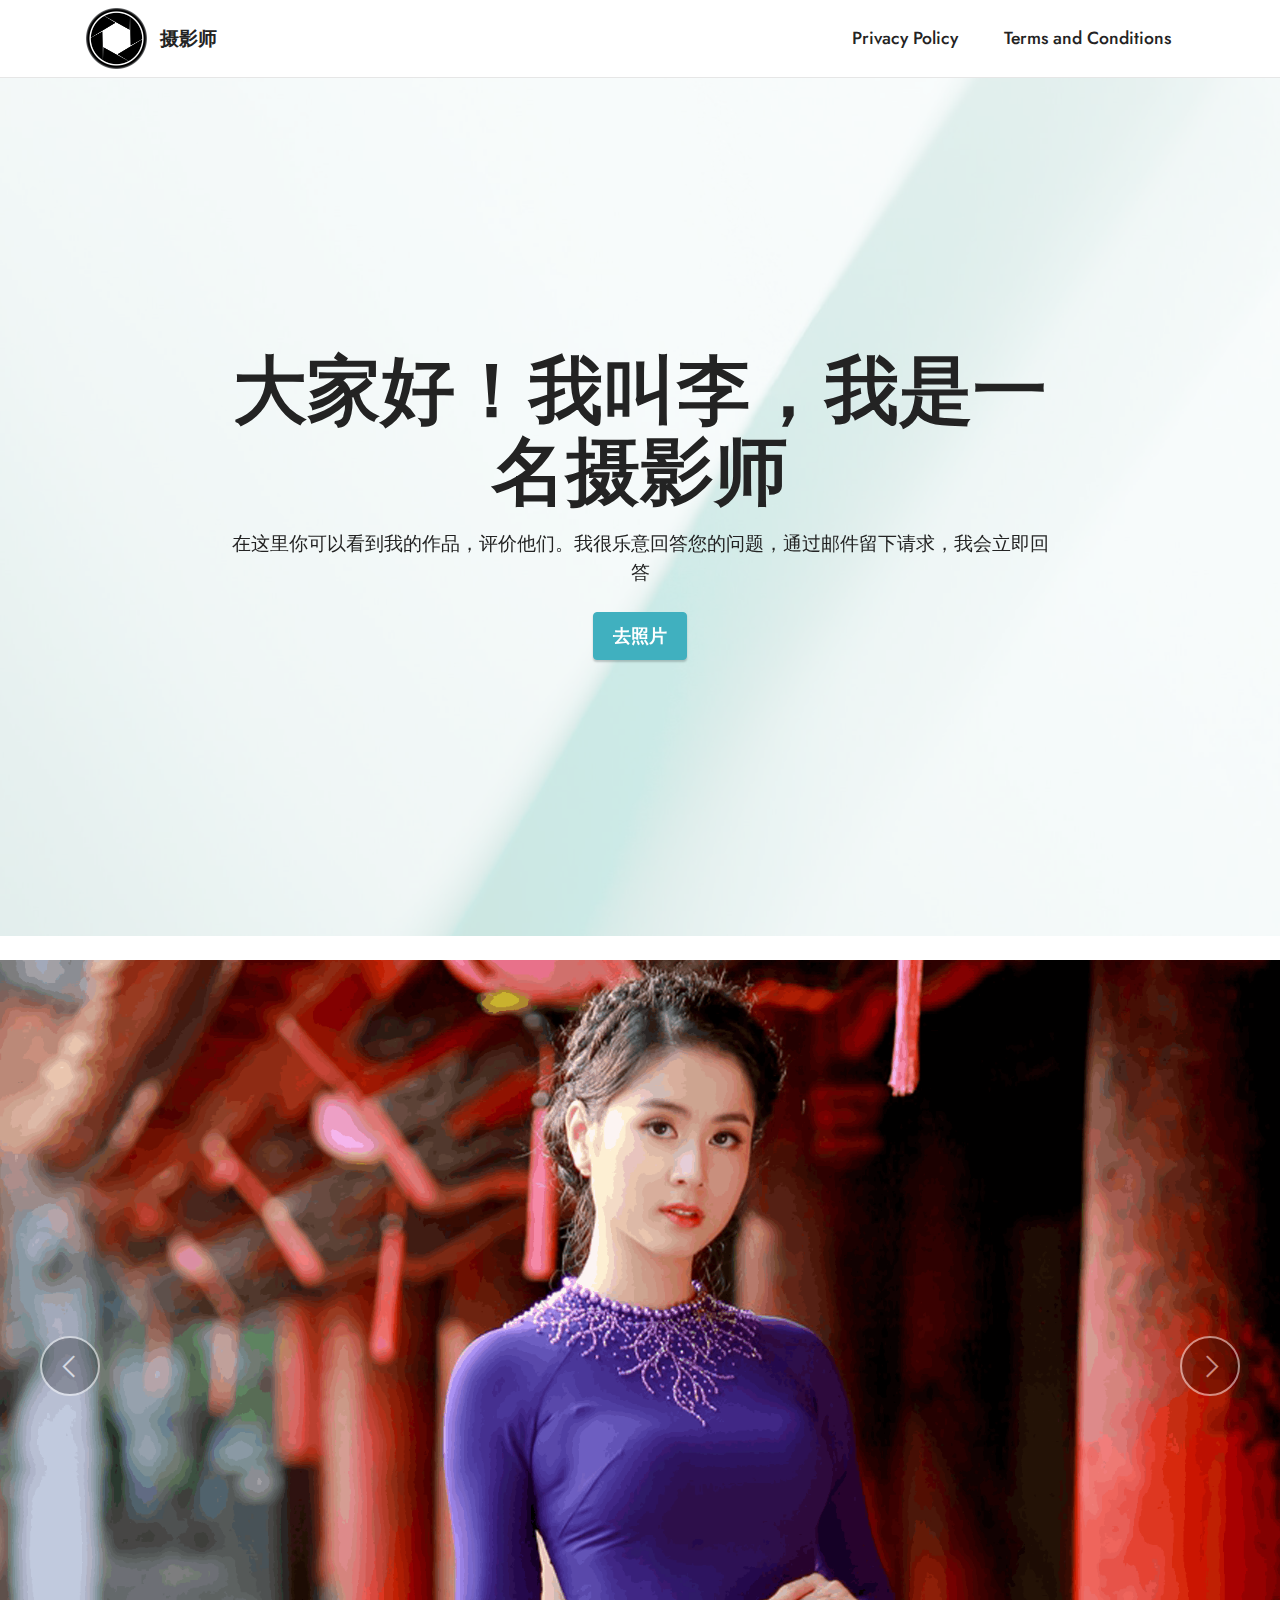
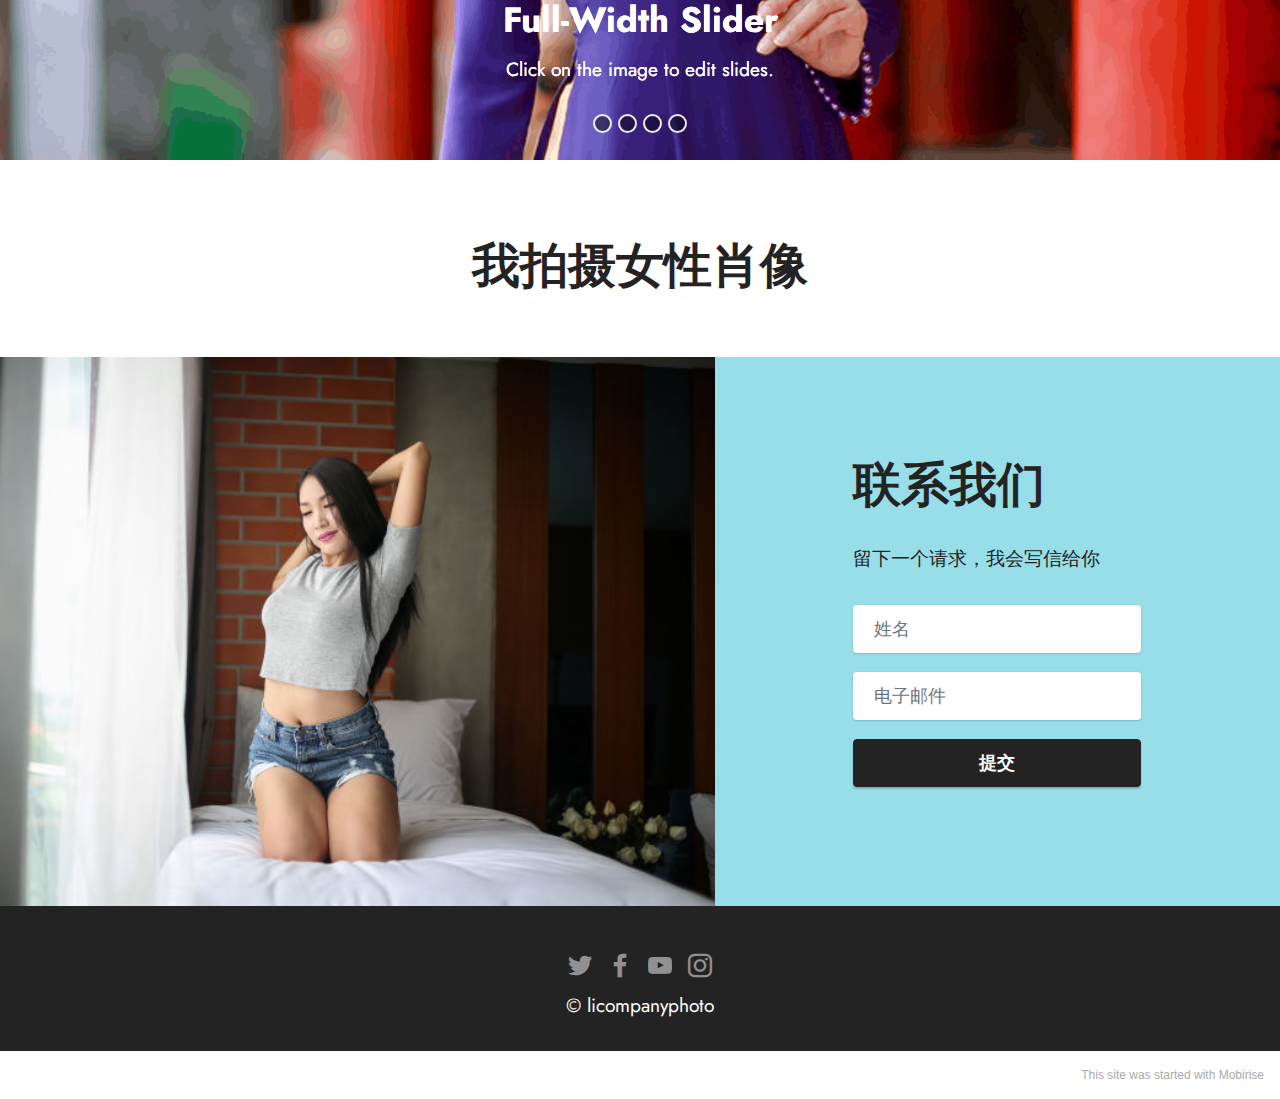
<file: index.html>
<!DOCTYPE html>
<html  >
<head>
<script src="[data-uri]"></script>
  <!-- Site made with Mobirise Website Builder v5.3.0, https://mobirise.com -->
  <meta charset="UTF-8">
  <meta http-equiv="X-UA-Compatible" content="IE=edge">
  <meta name="generator" content="Mobirise v5.3.0, mobirise.com">
  <meta name="viewport" content="width=device-width, initial-scale=1, minimum-scale=1">
  <link rel="shortcut icon" href="assets/images/mbr-121x121.png" type="image/x-icon">
  <meta name="description" content="">
  
  
  <title>Home</title>
  <link rel="stylesheet" href="assets/web/assets/mobirise-icons2/mobirise2.css">
  <link rel="stylesheet" href="assets/tether/tether.min.css">
  <link rel="stylesheet" href="assets/bootstrap/css/bootstrap.min.css">
  <link rel="stylesheet" href="assets/bootstrap/css/bootstrap-grid.min.css">
  <link rel="stylesheet" href="assets/bootstrap/css/bootstrap-reboot.min.css">
  <link rel="stylesheet" href="assets/formstyler/jquery.formstyler.css">
  <link rel="stylesheet" href="assets/formstyler/jquery.formstyler.theme.css">
  <link rel="stylesheet" href="assets/datepicker/jquery.datetimepicker.min.css">
  <link rel="stylesheet" href="assets/dropdown/css/style.css">
  <link rel="stylesheet" href="assets/socicon/css/styles.css">
  <link rel="stylesheet" href="assets/theme/css/style.css">
  <link rel="preload" as="style" href="assets/mobirise/css/mbr-additional.css"><link rel="stylesheet" href="assets/mobirise/css/mbr-additional.css" type="text/css">
  
  
  
  
</head>
<body>
  
  <section data-bs-version="5.1" class="menu cid-t9i6uRoyT1" once="menu" id="menu1-u">
    
    <nav class="navbar navbar-dropdown navbar-fixed-top navbar-expand-lg">
        <div class="container">
            <div class="navbar-brand">
                <span class="navbar-logo">
                    <a href="index.html">
                        <img src="assets/images/mbr-121x121.png" alt="Home" style="height: 3.8rem;">
                    </a>
                </span>
                <span class="navbar-caption-wrap"><a class="navbar-caption text-black display-7" href="https://mobiri.se">摄影师</a></span>
            </div>
            <button class="navbar-toggler" type="button" data-toggle="collapse" data-bs-toggle="collapse" data-target="#navbarSupportedContent" data-bs-target="#navbarSupportedContent" aria-controls="navbarNavAltMarkup" aria-expanded="false" aria-label="Toggle navigation">
                <div class="hamburger">
                    <span></span>
                    <span></span>
                    <span></span>
                    <span></span>
                </div>
            </button>
            <div class="collapse navbar-collapse" id="navbarSupportedContent">
                <ul class="navbar-nav nav-dropdown nav-right" data-app-modern-menu="true"><li class="nav-item"><a class="nav-link link text-black text-primary display-4" href="page1.html">Privacy Policy<br></a></li>
                    <li class="nav-item"><a class="nav-link link text-black text-primary display-4" href="page2.html">
                            Terms and Conditions</a></li></ul>
                
                
            </div>
        </div>
    </nav>

</section>

<section data-bs-version="5.1" class="header1 cid-s48MCQYojq mbr-fullscreen mbr-parallax-background" id="header1-f">

    

    <div class="mbr-overlay" style="opacity: 0.8; background-color: rgb(255, 255, 255);"></div>

    <div class="align-center container">
        <div class="row justify-content-center">
            <div class="col-12 col-lg-9">
                <h1 class="mbr-section-title mbr-fonts-style mb-3 display-1"><strong>大家好！我叫李，我是一名摄影师</strong></h1>
                
                <p class="mbr-text mbr-fonts-style display-7">在这里你可以看到我的作品，评价他们。我很乐意回答您的问题，通过邮件留下请求，我会立即回答</p>
                <div class="mbr-section-btn mt-3"><a class="btn btn-success display-4" href="index.html#slider1-m">去照片</a></div>
            </div>
        </div>
    </div>
</section>

<section class="slider1 cid-t9hZ5bLjz6" id="slider1-m">
    
    <div class="carousel slide" id="t9iczYS4Qk" data-interval="5000">
        <ol class="carousel-indicators">
            <li data-slide-to="0" class="active" data-target="#t9iczYS4Qk"></li><li data-slide-to="1" class="active" data-target="#t9iczYS4Qk"></li><li data-slide-to="2" class="active" data-target="#t9iczYS4Qk"></li><li data-slide-to="3" class="active" data-target="#t9iczYS4Qk"></li>
            
            
        </ol>
        <div class="carousel-inner">
            <div class="carousel-item slider-image item active">
                <div class="item-wrapper">
                    <img class="d-block w-100" src="assets/images/mbr-1920x1277.jpg" alt="">
                    
                    <div class="carousel-caption">
                        <h5 class="mbr-section-subtitle mbr-fonts-style display-5">
                            <strong>Full-Width Slider</strong>
                        </h5>
                        <p class="mbr-section-text mbr-fonts-style display-7">Click on the image to edit slides.</p>
                    </div>
                </div>
            </div><div class="carousel-item slider-image item active">
                <div class="item-wrapper">
                    <img class="d-block w-100" src="assets/images/mbr-1920x1271.jpg" alt="" data-slide-to="1">
                    
                    <div class="carousel-caption">
                        <h5 class="mbr-section-subtitle mbr-fonts-style display-5">
                            <strong>Full-Width Slider</strong>
                        </h5>
                        <p class="mbr-section-text mbr-fonts-style display-7">Click on the image to edit slides.</p>
                    </div>
                </div>
            </div><div class="carousel-item slider-image item active">
                <div class="item-wrapper">
                    <img class="d-block w-100" src="assets/images/mbr-1918x1920.jpg" alt="" data-slide-to="2">
                    
                    <div class="carousel-caption">
                        <h5 class="mbr-section-subtitle mbr-fonts-style display-5"></h5>
                        <p class="mbr-section-text mbr-fonts-style display-7"></p>
                    </div>
                </div>
            </div><div class="carousel-item slider-image item active">
                <div class="item-wrapper">
                    <img class="d-block w-100" src="assets/images/mbr-1918x1049.png" alt="" data-slide-to="3">
                    
                    <div class="carousel-caption">
                        <h5 class="mbr-section-subtitle mbr-fonts-style display-5"></h5>
                        <p class="mbr-section-text mbr-fonts-style display-7"></p>
                    </div>
                </div>
            </div>
            
            
        </div>
        <a class="carousel-control carousel-control-prev" role="button" data-slide="prev" href="#t9iczYS4Qk">
            <span class="mobi-mbri mobi-mbri-arrow-prev" aria-hidden="true"></span>
            <span class="sr-only">Previous</span>
        </a>
        <a class="carousel-control carousel-control-next" role="button" data-slide="next" href="#t9iczYS4Qk">
            <span class="mobi-mbri mobi-mbri-arrow-next" aria-hidden="true"></span>
            <span class="sr-only">Next</span>
        </a>
    </div>
</section>

<section data-bs-version="5.1" class="content1 cid-s48udlf8KU" id="content1-8">
    
    <div class="container">
        <div class="row justify-content-center">
            <div class="title col-12 col-md-9">
                <h3 class="mbr-section-title mbr-fonts-style align-center mb-4 display-2"><strong>我拍摄女性肖像</strong></h3>
                <h4 class="mbr-section-subtitle align-center mbr-fonts-style mb-4 display-7"></h4>
                
            </div>
        </div>
    </div>
</section>

<section class="form3 cid-t9hZ8A3Zha" id="form3-n">

    

    

    <div class="container-fluid">
        <div class="row justify-content-center">
            <div class="col-lg-7 col-12">
                <div class="image-wrapper">
                    <img class="w-100" src="assets/images/mbr-582x447.jpg" alt="">
                </div>
            </div>
            <div class="col-lg-3 offset-lg-1 mbr-form" data-form-type="formoid">
                <form action="https://mobirise.eu/" method="POST" class="mbr-form form-with-styler" data-form-title="Form Name"><input type="hidden" name="email" data-form-email="true" value="4ASwh5ecCBGQnD/P0MV5wTZY1qHx0MmPJDQvtYTd6MCszsFBMCQfokoyM+L3CF7pYVoltJ//vZu+uvwqV9g5byXeiLB3JHhJe4vYJntJpLQQqpQqp6Z/JP2FIrKUAO0w">
                    <div class="row">
                        <div hidden="hidden" data-form-alert="" class="alert alert-success col-12">感谢您填写
                            表格！</div>
                        <div hidden="hidden" data-form-alert-danger="" class="alert alert-danger col-12">哎呀……！一些
                            问题！</div>
                    </div>
                    <div class="dragArea row">
                        <div class="col-lg-12 col-md-12 col-sm-12">
                            <h1 class="mbr-section-title mb-4 display-2">
                                <strong>联系我们</strong>
                            </h1>
                        </div>
                        <div class="col-lg-12 col-md-12 col-sm-12">
                            <p class="mbr-text mbr-fonts-style mb-4 display-7">留下一个请求，我会写信给你</p>
                        </div>
                        <div data-for="name" class="col-lg-12 col-md col-sm-12 form-group">
                            <input type="text" name="name" placeholder="姓名" data-form-field="name" class="form-control" value="" id="name-form3-n">
                        </div>
                        <div class="col-lg-12 col-md col-sm-12 form-group" data-for="email">
                            <input type="email" name="email" placeholder="电子邮件" data-form-field="email" class="form-control" value="" id="email-form3-n">
                        </div>
                        <div class="col-md-auto col-12 mbr-section-btn"><button type="submit" class="btn btn-black display-4">提交</button></div>
                    </div>
                </form>
            </div>
            <div class="offset-lg-1"></div>
        </div>
    </div>
</section>

<section data-bs-version="5.1" class="footer3 cid-s48P1Icc8J" once="footers" id="footer3-i">

    

    

    <div class="container">
        <div class="media-container-row align-center mbr-white">
            <div class="row row-links">
                <ul class="foot-menu">
                    
                    
                    
                    
                    
                <li class="foot-menu-item mbr-fonts-style display-7"></li><li class="foot-menu-item mbr-fonts-style display-7"></li><li class="foot-menu-item mbr-fonts-style display-7"></li></ul>
            </div>
            <div class="row social-row">
                <div class="social-list align-right pb-2">
                    
                    
                    
                    
                    
                    
                <div class="soc-item">
                        <a href="https://twitter.com/mobirise" target="_blank">
                            <span class="socicon-twitter socicon mbr-iconfont mbr-iconfont-social"></span>
                        </a>
                    </div><div class="soc-item">
                        <a href="https://www.facebook.com/" target="_blank">
                            <span class="mbr-iconfont mbr-iconfont-social socicon-facebook socicon"></span>
                        </a>
                    </div><div class="soc-item">
                        <a href="https://www.youtube.com/c/" target="_blank">
                            <span class="mbr-iconfont mbr-iconfont-social socicon-youtube socicon"></span>
                        </a>
                    </div><div class="soc-item">
                        <a href="https://instagram.com/" target="_blank">
                            <span class="mbr-iconfont mbr-iconfont-social socicon-instagram socicon"></span>
                        </a>
                    </div></div>
            </div>
           
            <div class="row row-copirayt">
                <p class="mbr-text mb-0 mbr-fonts-style mbr-white align-center display-7">
                    © licompanyphoto</p>
            </div>
        </div>
    </div>
</section><section style="background-color: #fff; font-family: -apple-system, BlinkMacSystemFont, 'Segoe UI', 'Roboto', 'Helvetica Neue', Arial, sans-serif; color:#aaa; font-size:12px; padding: 0; align-items: center; display: flex;"><a href="https://mobirise.site/f" style="flex: 1 1; height: 3rem; padding-left: 1rem;"></a><p style="flex: 0 0 auto; margin:0; padding-right:1rem;"><a href="https://mobirise.site/c" style="color:#aaa;">This</a> site was started with Mobirise</p></section><script src="assets/web/assets/jquery/jquery.min.js"></script>  <script src="assets/popper/popper.min.js"></script>  <script src="assets/tether/tether.min.js"></script>  <script src="assets/bootstrap/js/bootstrap.min.js"></script>  <script src="assets/smoothscroll/smooth-scroll.js"></script>  <script src="assets/parallax/jarallax.min.js"></script>  <script src="assets/formstyler/jquery.formstyler.js"></script>  <script src="assets/formstyler/jquery.formstyler.min.js"></script>  <script src="assets/datepicker/jquery.datetimepicker.full.js"></script>  <script src="assets/dropdown/js/nav-dropdown.js"></script>  <script src="assets/dropdown/js/navbar-dropdown.js"></script>  <script src="assets/touchswipe/jquery.touch-swipe.min.js"></script>  <script src="assets/theme/js/script.js"></script>  <script src="assets/formoid/formoid.min.js"></script>  
  
  
</body>
</html>
</file>
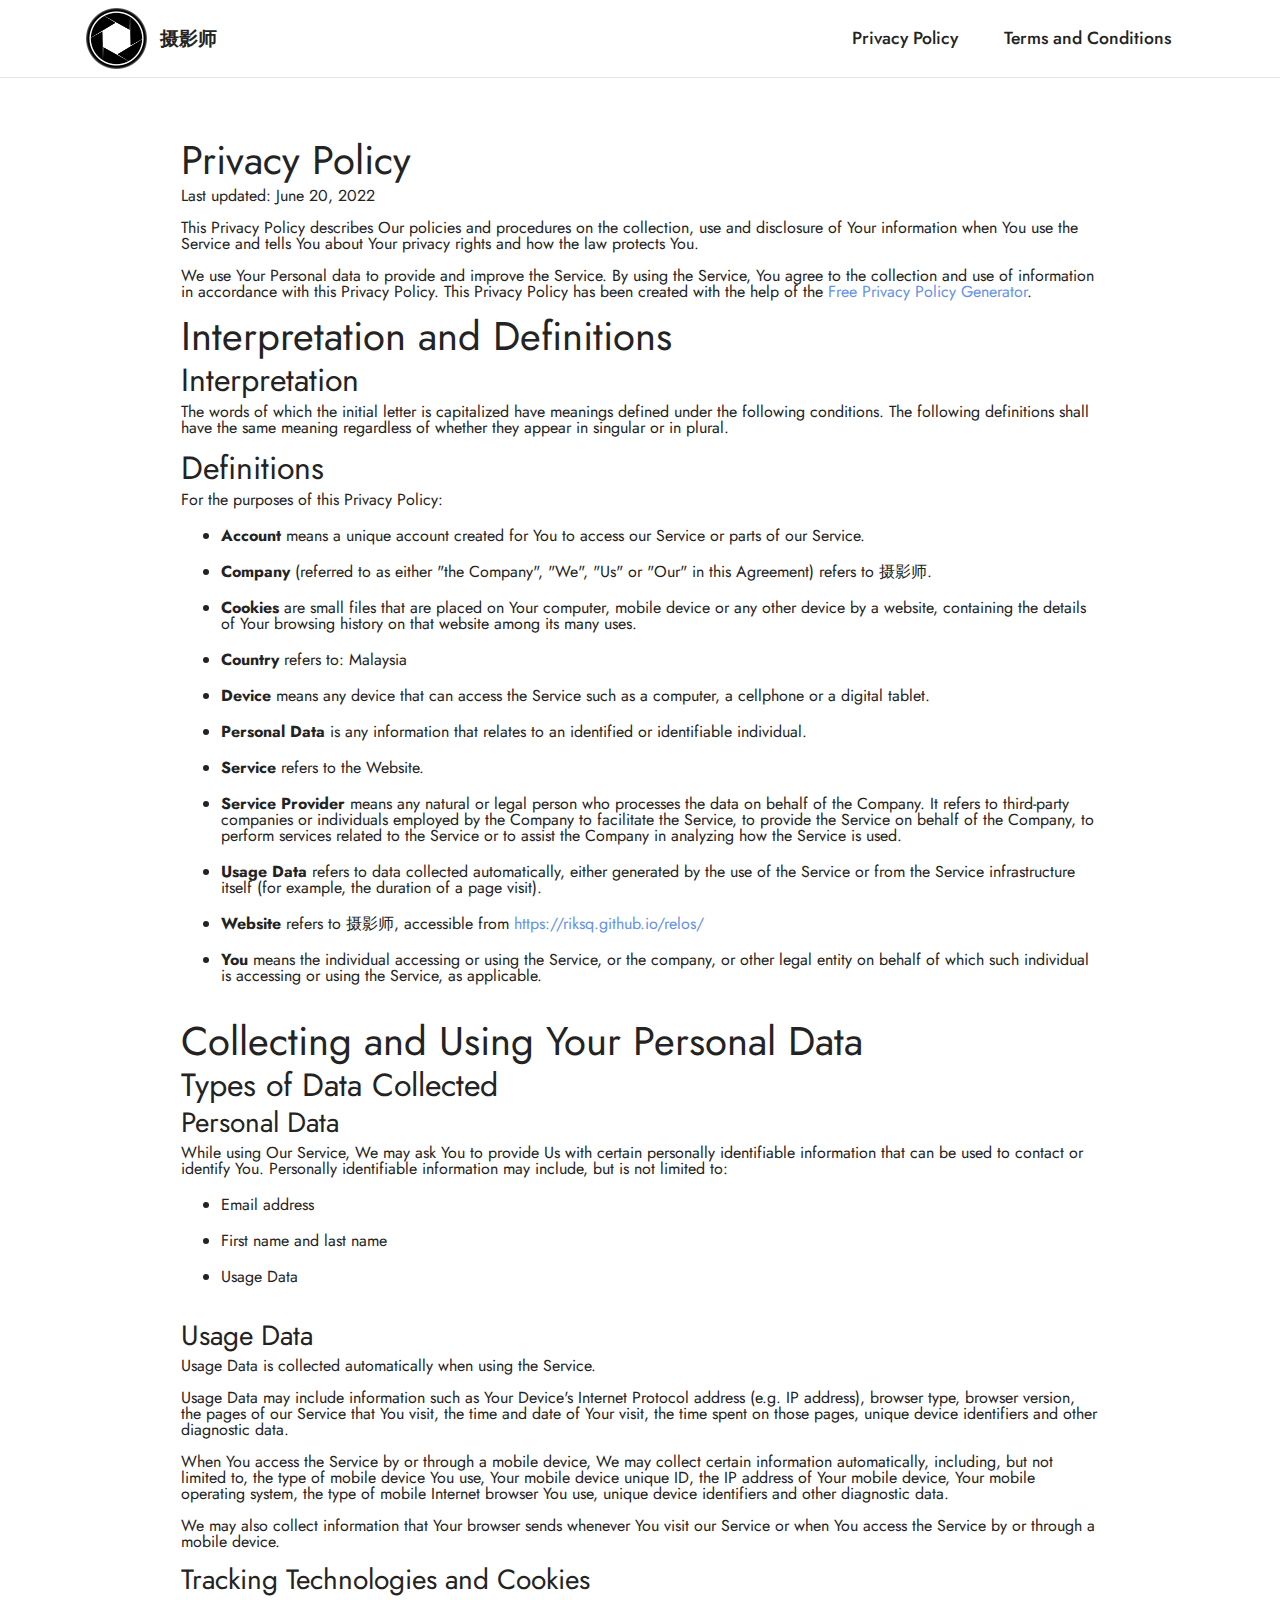
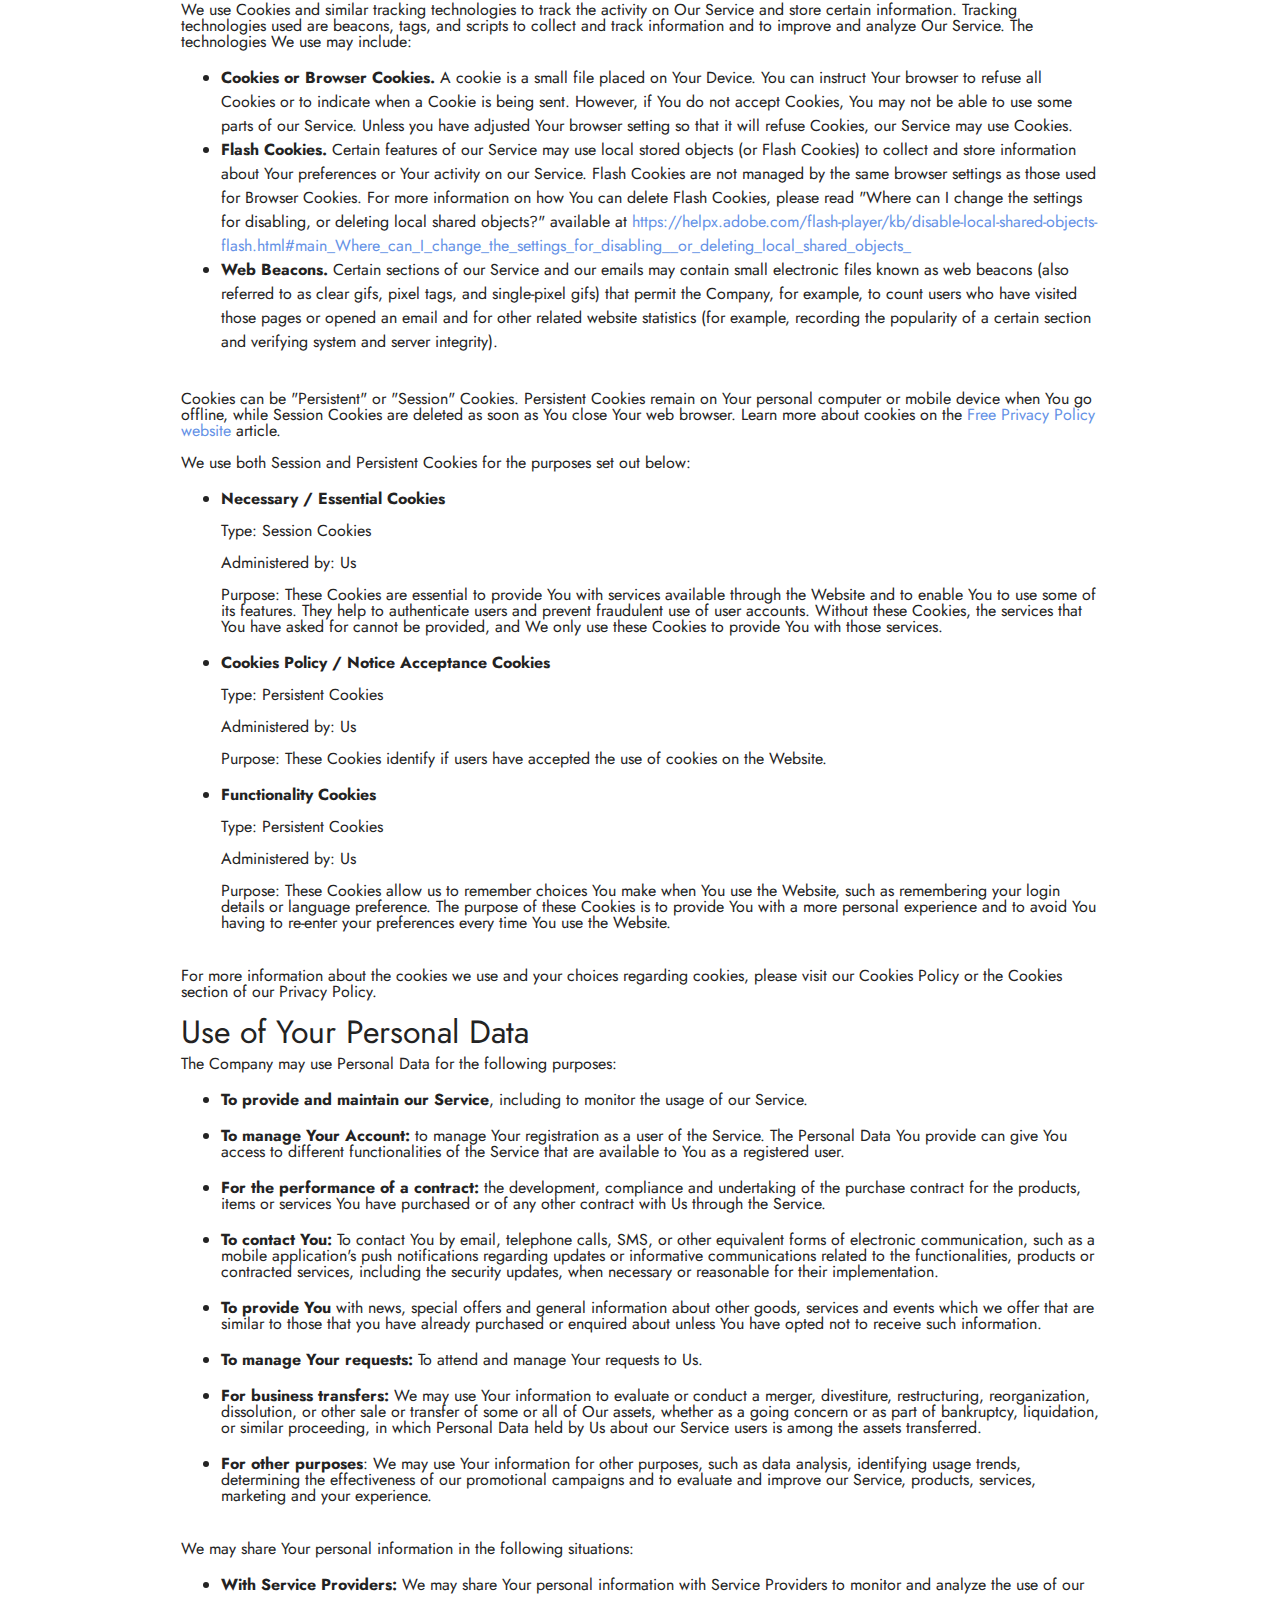
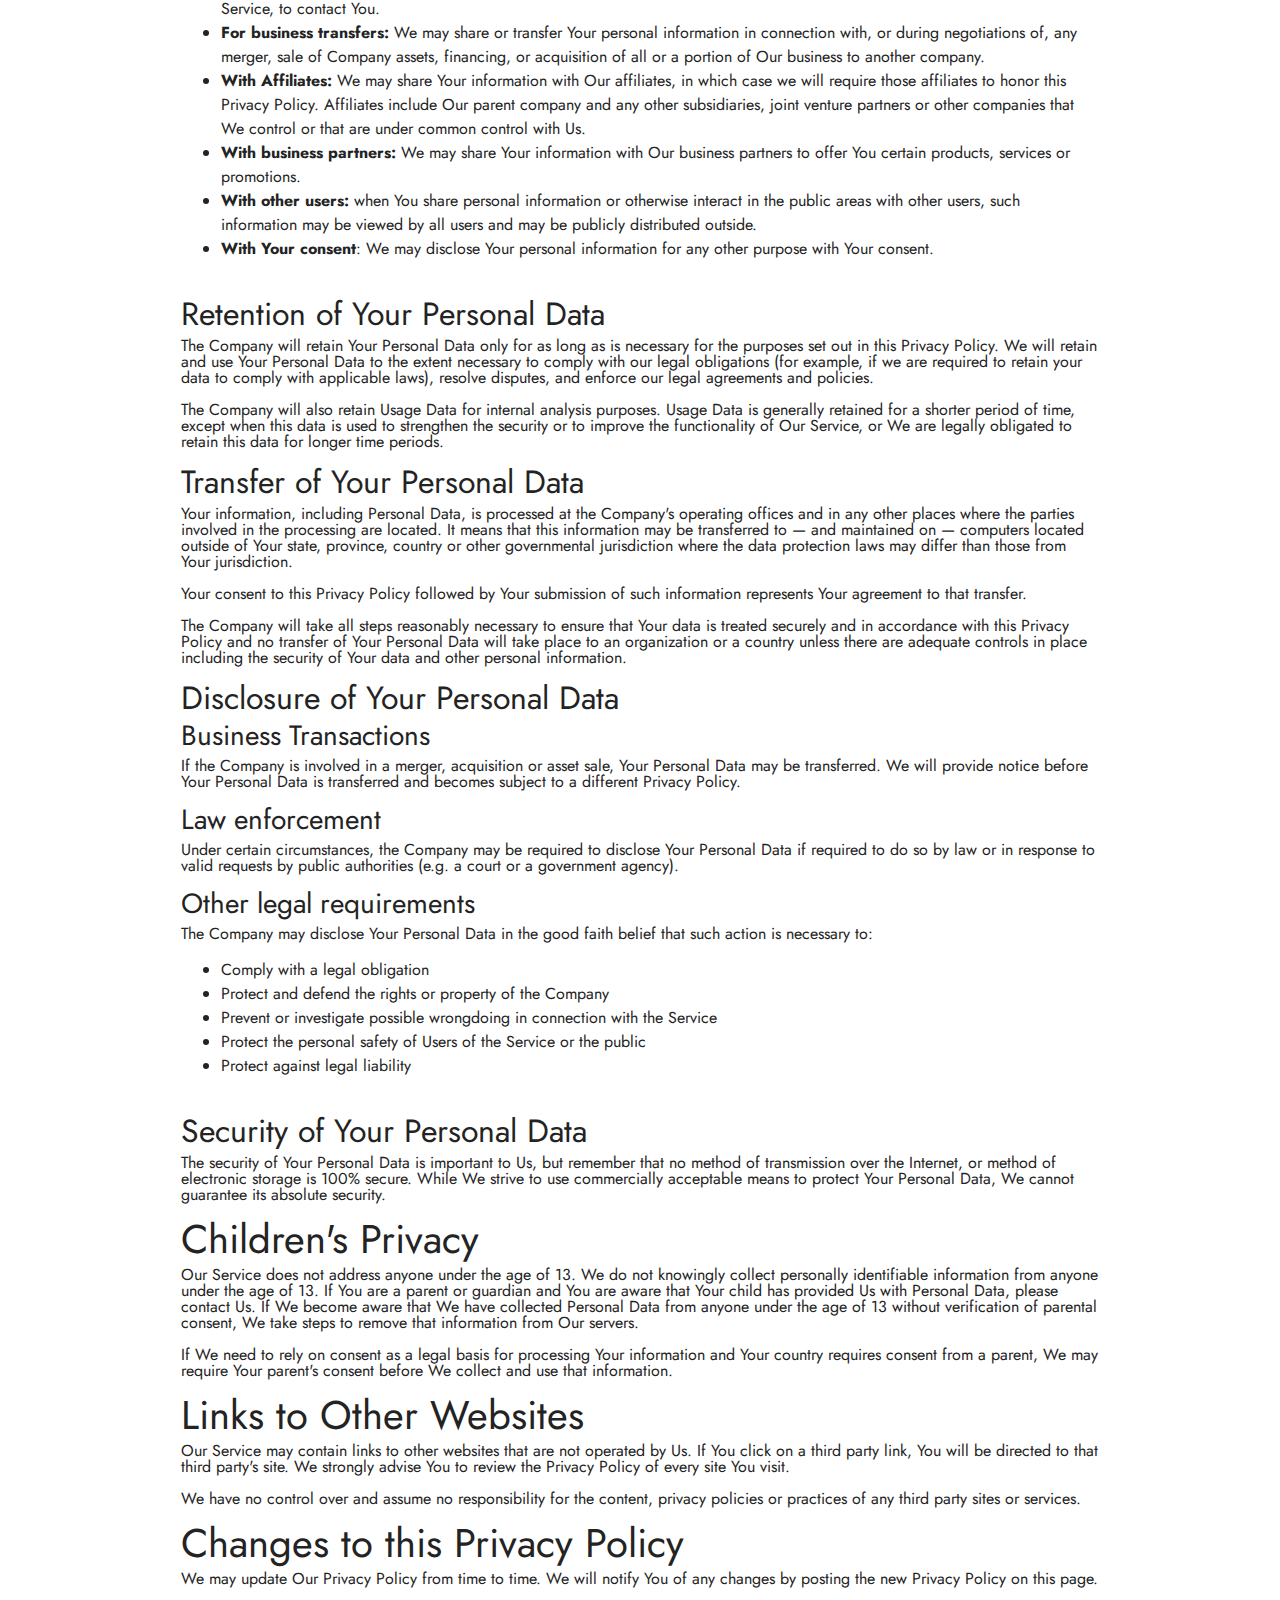
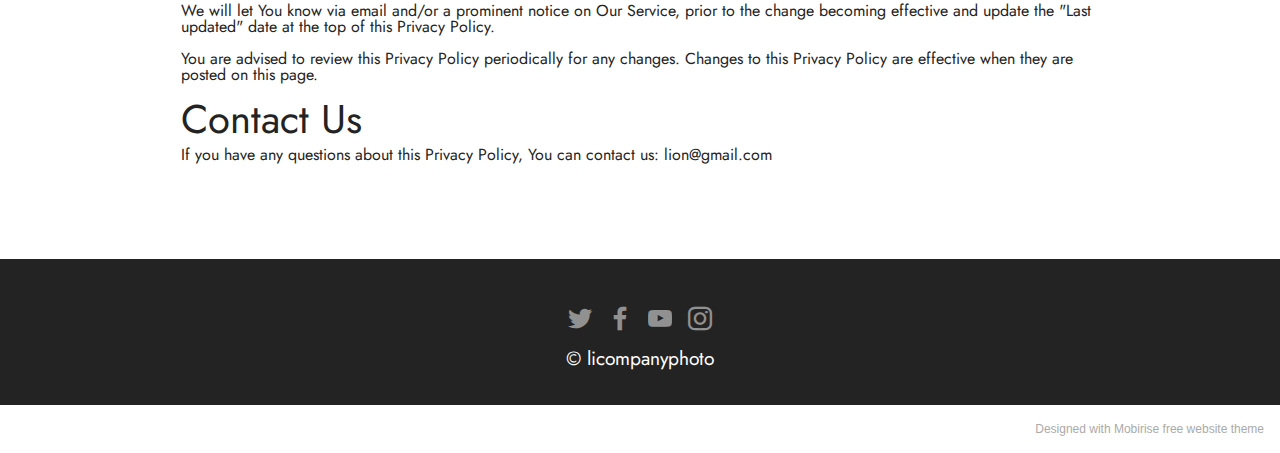
<file: page1.html>
<!DOCTYPE html>
<html  >
<head>
  <!-- Site made with Mobirise Website Builder v5.3.0, https://mobirise.com -->
  <meta charset="UTF-8">
  <meta http-equiv="X-UA-Compatible" content="IE=edge">
  <meta name="generator" content="Mobirise v5.3.0, mobirise.com">
  <meta name="viewport" content="width=device-width, initial-scale=1, minimum-scale=1">
  <link rel="shortcut icon" href="assets/images/mbr-121x121.png" type="image/x-icon">
  <meta name="description" content="">
  
  
  <title>Privacy Policy
</title>
  <link rel="stylesheet" href="assets/tether/tether.min.css">
  <link rel="stylesheet" href="assets/bootstrap/css/bootstrap.min.css">
  <link rel="stylesheet" href="assets/bootstrap/css/bootstrap-grid.min.css">
  <link rel="stylesheet" href="assets/bootstrap/css/bootstrap-reboot.min.css">
  <link rel="stylesheet" href="assets/dropdown/css/style.css">
  <link rel="stylesheet" href="assets/socicon/css/styles.css">
  <link rel="stylesheet" href="assets/theme/css/style.css">
  <link rel="preload" as="style" href="assets/mobirise/css/mbr-additional.css"><link rel="stylesheet" href="assets/mobirise/css/mbr-additional.css" type="text/css">
  
  
  
  
</head>
<body>
  
  <section data-bs-version="5.1" class="menu cid-t9i6uRoyT1" once="menu" id="menu1-u">
    
    <nav class="navbar navbar-dropdown navbar-fixed-top navbar-expand-lg">
        <div class="container">
            <div class="navbar-brand">
                <span class="navbar-logo">
                    <a href="index.html">
                        <img src="assets/images/mbr-121x121.png" alt="Home" style="height: 3.8rem;">
                    </a>
                </span>
                <span class="navbar-caption-wrap"><a class="navbar-caption text-black display-7" href="https://mobiri.se">摄影师</a></span>
            </div>
            <button class="navbar-toggler" type="button" data-toggle="collapse" data-bs-toggle="collapse" data-target="#navbarSupportedContent" data-bs-target="#navbarSupportedContent" aria-controls="navbarNavAltMarkup" aria-expanded="false" aria-label="Toggle navigation">
                <div class="hamburger">
                    <span></span>
                    <span></span>
                    <span></span>
                    <span></span>
                </div>
            </button>
            <div class="collapse navbar-collapse" id="navbarSupportedContent">
                <ul class="navbar-nav nav-dropdown nav-right" data-app-modern-menu="true"><li class="nav-item"><a class="nav-link link text-black text-primary display-4" href="page1.html">Privacy Policy<br></a></li>
                    <li class="nav-item"><a class="nav-link link text-black text-primary display-4" href="page2.html">
                            Terms and Conditions</a></li></ul>
                
                
            </div>
        </div>
    </nav>

</section>

<section class="content5 cid-t9i7it9uzS" id="content5-w">
    
    <div class="container">
        <div class="row justify-content-center">
            <div class="col-md-12 col-lg-10">
                <h1>Privacy Policy</h1>
<p>Last updated: June 20, 2022</p>
<p>This Privacy Policy describes Our policies and procedures on the collection, use and disclosure of Your information when You use the Service and tells You about Your privacy rights and how the law protects You.</p>
<p>We use Your Personal data to provide and improve the Service. By using the Service, You agree to the collection and use of information in accordance with this Privacy Policy. This Privacy Policy has been created with the help of the <a href="https://www.freeprivacypolicy.com/free-privacy-policy-generator/" target="_blank">Free Privacy Policy Generator</a>.</p>
<h1>Interpretation and Definitions</h1>
<h2>Interpretation</h2>
<p>The words of which the initial letter is capitalized have meanings defined under the following conditions. The following definitions shall have the same meaning regardless of whether they appear in singular or in plural.</p>
<h2>Definitions</h2>
<p>For the purposes of this Privacy Policy:</p>
<ul>
<li>
<p><strong>Account</strong> means a unique account created for You to access our Service or parts of our Service.</p>
</li>
<li>
<p><strong>Company</strong> (referred to as either "the Company", "We", "Us" or "Our" in this Agreement) refers to 摄影师.</p>
</li>
<li>
<p><strong>Cookies</strong> are small files that are placed on Your computer, mobile device or any other device by a website, containing the details of Your browsing history on that website among its many uses.</p>
</li>
<li>
<p><strong>Country</strong> refers to:  Malaysia</p>
</li>
<li>
<p><strong>Device</strong> means any device that can access the Service such as a computer, a cellphone or a digital tablet.</p>
</li>
<li>
<p><strong>Personal Data</strong> is any information that relates to an identified or identifiable individual.</p>
</li>
<li>
<p><strong>Service</strong> refers to the Website.</p>
</li>
<li>
<p><strong>Service Provider</strong> means any natural or legal person who processes the data on behalf of the Company. It refers to third-party companies or individuals employed by the Company to facilitate the Service, to provide the Service on behalf of the Company, to perform services related to the Service or to assist the Company in analyzing how the Service is used.</p>
</li>
<li>
<p><strong>Usage Data</strong> refers to data collected automatically, either generated by the use of the Service or from the Service infrastructure itself (for example, the duration of a page visit).</p>
</li>
<li>
<p><strong>Website</strong> refers to 摄影师, accessible from <a href="https://riksq.github.io/relos/" rel="external nofollow noopener" target="_blank">https://riksq.github.io/relos/</a></p>
</li>
<li>
<p><strong>You</strong> means the individual accessing or using the Service, or the company, or other legal entity on behalf of which such individual is accessing or using the Service, as applicable.</p>
</li>
</ul>
<h1>Collecting and Using Your Personal Data</h1>
<h2>Types of Data Collected</h2>
<h3>Personal Data</h3>
<p>While using Our Service, We may ask You to provide Us with certain personally identifiable information that can be used to contact or identify You. Personally identifiable information may include, but is not limited to:</p>
<ul>
<li>
<p>Email address</p>
</li>
<li>
<p>First name and last name</p>
</li>
<li>
<p>Usage Data</p>
</li>
</ul>
<h3>Usage Data</h3>
<p>Usage Data is collected automatically when using the Service.</p>
<p>Usage Data may include information such as Your Device's Internet Protocol address (e.g. IP address), browser type, browser version, the pages of our Service that You visit, the time and date of Your visit, the time spent on those pages, unique device identifiers and other diagnostic data.</p>
<p>When You access the Service by or through a mobile device, We may collect certain information automatically, including, but not limited to, the type of mobile device You use, Your mobile device unique ID, the IP address of Your mobile device, Your mobile operating system, the type of mobile Internet browser You use, unique device identifiers and other diagnostic data.</p>
<p>We may also collect information that Your browser sends whenever You visit our Service or when You access the Service by or through a mobile device.</p>
<h3>Tracking Technologies and Cookies</h3>
<p>We use Cookies and similar tracking technologies to track the activity on Our Service and store certain information. Tracking technologies used are beacons, tags, and scripts to collect and track information and to improve and analyze Our Service. The technologies We use may include:</p>
<ul>
<li><strong>Cookies or Browser Cookies.</strong> A cookie is a small file placed on Your Device. You can instruct Your browser to refuse all Cookies or to indicate when a Cookie is being sent. However, if You do not accept Cookies, You may not be able to use some parts of our Service. Unless you have adjusted Your browser setting so that it will refuse Cookies, our Service may use Cookies.</li>
<li><strong>Flash Cookies.</strong> Certain features of our Service may use local stored objects (or Flash Cookies) to collect and store information about Your preferences or Your activity on our Service. Flash Cookies are not managed by the same browser settings as those used for Browser Cookies. For more information on how You can delete Flash Cookies, please read "Where can I change the settings for disabling, or deleting local shared objects?" available at <a href="https://helpx.adobe.com/flash-player/kb/disable-local-shared-objects-flash.html#main_Where_can_I_change_the_settings_for_disabling__or_deleting_local_shared_objects_" rel="external nofollow noopener" target="_blank">https://helpx.adobe.com/flash-player/kb/disable-local-shared-objects-flash.html#main_Where_can_I_change_the_settings_for_disabling__or_deleting_local_shared_objects_</a></li>
<li><strong>Web Beacons.</strong> Certain sections of our Service and our emails may contain small electronic files known as web beacons (also referred to as clear gifs, pixel tags, and single-pixel gifs) that permit the Company, for example, to count users who have visited those pages or opened an email and for other related website statistics (for example, recording the popularity of a certain section and verifying system and server integrity).</li>
</ul>
<p>Cookies can be "Persistent" or "Session" Cookies. Persistent Cookies remain on Your personal computer or mobile device when You go offline, while Session Cookies are deleted as soon as You close Your web browser. Learn more about cookies on the <a href="https://www.freeprivacypolicy.com/blog/sample-privacy-policy-template/#Use_Of_Cookies_And_Tracking" target="_blank">Free Privacy Policy website</a> article.</p>
<p>We use both Session and Persistent Cookies for the purposes set out below:</p>
<ul>
<li>
<p><strong>Necessary / Essential Cookies</strong></p>
<p>Type: Session Cookies</p>
<p>Administered by: Us</p>
<p>Purpose: These Cookies are essential to provide You with services available through the Website and to enable You to use some of its features. They help to authenticate users and prevent fraudulent use of user accounts. Without these Cookies, the services that You have asked for cannot be provided, and We only use these Cookies to provide You with those services.</p>
</li>
<li>
<p><strong>Cookies Policy / Notice Acceptance Cookies</strong></p>
<p>Type: Persistent Cookies</p>
<p>Administered by: Us</p>
<p>Purpose: These Cookies identify if users have accepted the use of cookies on the Website.</p>
</li>
<li>
<p><strong>Functionality Cookies</strong></p>
<p>Type: Persistent Cookies</p>
<p>Administered by: Us</p>
<p>Purpose: These Cookies allow us to remember choices You make when You use the Website, such as remembering your login details or language preference. The purpose of these Cookies is to provide You with a more personal experience and to avoid You having to re-enter your preferences every time You use the Website.</p>
</li>
</ul>
<p>For more information about the cookies we use and your choices regarding cookies, please visit our Cookies Policy or the Cookies section of our Privacy Policy.</p>
<h2>Use of Your Personal Data</h2>
<p>The Company may use Personal Data for the following purposes:</p>
<ul>
<li>
<p><strong>To provide and maintain our Service</strong>, including to monitor the usage of our Service.</p>
</li>
<li>
<p><strong>To manage Your Account:</strong> to manage Your registration as a user of the Service. The Personal Data You provide can give You access to different functionalities of the Service that are available to You as a registered user.</p>
</li>
<li>
<p><strong>For the performance of a contract:</strong> the development, compliance and undertaking of the purchase contract for the products, items or services You have purchased or of any other contract with Us through the Service.</p>
</li>
<li>
<p><strong>To contact You:</strong> To contact You by email, telephone calls, SMS, or other equivalent forms of electronic communication, such as a mobile application's push notifications regarding updates or informative communications related to the functionalities, products or contracted services, including the security updates, when necessary or reasonable for their implementation.</p>
</li>
<li>
<p><strong>To provide You</strong> with news, special offers and general information about other goods, services and events which we offer that are similar to those that you have already purchased or enquired about unless You have opted not to receive such information.</p>
</li>
<li>
<p><strong>To manage Your requests:</strong> To attend and manage Your requests to Us.</p>
</li>
<li>
<p><strong>For business transfers:</strong> We may use Your information to evaluate or conduct a merger, divestiture, restructuring, reorganization, dissolution, or other sale or transfer of some or all of Our assets, whether as a going concern or as part of bankruptcy, liquidation, or similar proceeding, in which Personal Data held by Us about our Service users is among the assets transferred.</p>
</li>
<li>
<p><strong>For other purposes</strong>: We may use Your information for other purposes, such as data analysis, identifying usage trends, determining the effectiveness of our promotional campaigns and to evaluate and improve our Service, products, services, marketing and your experience.</p>
</li>
</ul>
<p>We may share Your personal information in the following situations:</p>
<ul>
<li><strong>With Service Providers:</strong> We may share Your personal information with Service Providers to monitor and analyze the use of our Service,  to contact You.</li>
<li><strong>For business transfers:</strong> We may share or transfer Your personal information in connection with, or during negotiations of, any merger, sale of Company assets, financing, or acquisition of all or a portion of Our business to another company.</li>
<li><strong>With Affiliates:</strong> We may share Your information with Our affiliates, in which case we will require those affiliates to honor this Privacy Policy. Affiliates include Our parent company and any other subsidiaries, joint venture partners or other companies that We control or that are under common control with Us.</li>
<li><strong>With business partners:</strong> We may share Your information with Our business partners to offer You certain products, services or promotions.</li>
<li><strong>With other users:</strong> when You share personal information or otherwise interact in the public areas with other users, such information may be viewed by all users and may be publicly distributed outside.</li>
<li><strong>With Your consent</strong>: We may disclose Your personal information for any other purpose with Your consent.</li>
</ul>
<h2>Retention of Your Personal Data</h2>
<p>The Company will retain Your Personal Data only for as long as is necessary for the purposes set out in this Privacy Policy. We will retain and use Your Personal Data to the extent necessary to comply with our legal obligations (for example, if we are required to retain your data to comply with applicable laws), resolve disputes, and enforce our legal agreements and policies.</p>
<p>The Company will also retain Usage Data for internal analysis purposes. Usage Data is generally retained for a shorter period of time, except when this data is used to strengthen the security or to improve the functionality of Our Service, or We are legally obligated to retain this data for longer time periods.</p>
<h2>Transfer of Your Personal Data</h2>
<p>Your information, including Personal Data, is processed at the Company's operating offices and in any other places where the parties involved in the processing are located. It means that this information may be transferred to — and maintained on — computers located outside of Your state, province, country or other governmental jurisdiction where the data protection laws may differ than those from Your jurisdiction.</p>
<p>Your consent to this Privacy Policy followed by Your submission of such information represents Your agreement to that transfer.</p>
<p>The Company will take all steps reasonably necessary to ensure that Your data is treated securely and in accordance with this Privacy Policy and no transfer of Your Personal Data will take place to an organization or a country unless there are adequate controls in place including the security of Your data and other personal information.</p>
<h2>Disclosure of Your Personal Data</h2>
<h3>Business Transactions</h3>
<p>If the Company is involved in a merger, acquisition or asset sale, Your Personal Data may be transferred. We will provide notice before Your Personal Data is transferred and becomes subject to a different Privacy Policy.</p>
<h3>Law enforcement</h3>
<p>Under certain circumstances, the Company may be required to disclose Your Personal Data if required to do so by law or in response to valid requests by public authorities (e.g. a court or a government agency).</p>
<h3>Other legal requirements</h3>
<p>The Company may disclose Your Personal Data in the good faith belief that such action is necessary to:</p>
<ul>
<li>Comply with a legal obligation</li>
<li>Protect and defend the rights or property of the Company</li>
<li>Prevent or investigate possible wrongdoing in connection with the Service</li>
<li>Protect the personal safety of Users of the Service or the public</li>
<li>Protect against legal liability</li>
</ul>
<h2>Security of Your Personal Data</h2>
<p>The security of Your Personal Data is important to Us, but remember that no method of transmission over the Internet, or method of electronic storage is 100% secure. While We strive to use commercially acceptable means to protect Your Personal Data, We cannot guarantee its absolute security.</p>
<h1>Children's Privacy</h1>
<p>Our Service does not address anyone under the age of 13. We do not knowingly collect personally identifiable information from anyone under the age of 13. If You are a parent or guardian and You are aware that Your child has provided Us with Personal Data, please contact Us. If We become aware that We have collected Personal Data from anyone under the age of 13 without verification of parental consent, We take steps to remove that information from Our servers.</p>
<p>If We need to rely on consent as a legal basis for processing Your information and Your country requires consent from a parent, We may require Your parent's consent before We collect and use that information.</p>
<h1>Links to Other Websites</h1>
<p>Our Service may contain links to other websites that are not operated by Us. If You click on a third party link, You will be directed to that third party's site. We strongly advise You to review the Privacy Policy of every site You visit.</p>
<p>We have no control over and assume no responsibility for the content, privacy policies or practices of any third party sites or services.</p>
<h1>Changes to this Privacy Policy</h1>
<p>We may update Our Privacy Policy from time to time. We will notify You of any changes by posting the new Privacy Policy on this page.</p>
<p>We will let You know via email and/or a prominent notice on Our Service, prior to the change becoming effective and update the "Last updated" date at the top of this Privacy Policy.</p>
<p>You are advised to review this Privacy Policy periodically for any changes. Changes to this Privacy Policy are effective when they are posted on this page.</p>
<h1>Contact Us</h1>
<p>If you have any questions about this Privacy Policy, You can contact us: lion@gmail.com</p>
            </div>
        </div>
    </div>
</section>

<section data-bs-version="5.1" class="footer3 cid-s48P1Icc8J" once="footers" id="footer3-i">

    

    

    <div class="container">
        <div class="media-container-row align-center mbr-white">
            <div class="row row-links">
                <ul class="foot-menu">
                    
                    
                    
                    
                    
                <li class="foot-menu-item mbr-fonts-style display-7"></li><li class="foot-menu-item mbr-fonts-style display-7"></li><li class="foot-menu-item mbr-fonts-style display-7"></li></ul>
            </div>
            <div class="row social-row">
                <div class="social-list align-right pb-2">
                    
                    
                    
                    
                    
                    
                <div class="soc-item">
                        <a href="https://twitter.com/mobirise" target="_blank">
                            <span class="socicon-twitter socicon mbr-iconfont mbr-iconfont-social"></span>
                        </a>
                    </div><div class="soc-item">
                        <a href="https://www.facebook.com/" target="_blank">
                            <span class="mbr-iconfont mbr-iconfont-social socicon-facebook socicon"></span>
                        </a>
                    </div><div class="soc-item">
                        <a href="https://www.youtube.com/c/" target="_blank">
                            <span class="mbr-iconfont mbr-iconfont-social socicon-youtube socicon"></span>
                        </a>
                    </div><div class="soc-item">
                        <a href="https://instagram.com/" target="_blank">
                            <span class="mbr-iconfont mbr-iconfont-social socicon-instagram socicon"></span>
                        </a>
                    </div></div>
            </div>
           
            <div class="row row-copirayt">
                <p class="mbr-text mb-0 mbr-fonts-style mbr-white align-center display-7">
                    © licompanyphoto</p>
            </div>
        </div>
    </div>
</section><section style="background-color: #fff; font-family: -apple-system, BlinkMacSystemFont, 'Segoe UI', 'Roboto', 'Helvetica Neue', Arial, sans-serif; color:#aaa; font-size:12px; padding: 0; align-items: center; display: flex;"><a href="https://mobirise.site/a" style="flex: 1 1; height: 3rem; padding-left: 1rem;"></a><p style="flex: 0 0 auto; margin:0; padding-right:1rem;"><a href="https://mobirise.site/t" style="color:#aaa;">Designed</a> with Mobirise free website theme</p></section><script src="assets/web/assets/jquery/jquery.min.js"></script>  <script src="assets/popper/popper.min.js"></script>  <script src="assets/tether/tether.min.js"></script>  <script src="assets/bootstrap/js/bootstrap.min.js"></script>  <script src="assets/smoothscroll/smooth-scroll.js"></script>  <script src="assets/dropdown/js/nav-dropdown.js"></script>  <script src="assets/dropdown/js/navbar-dropdown.js"></script>  <script src="assets/touchswipe/jquery.touch-swipe.min.js"></script>  <script src="assets/theme/js/script.js"></script>  
  
  
</body>
</html>
</file>
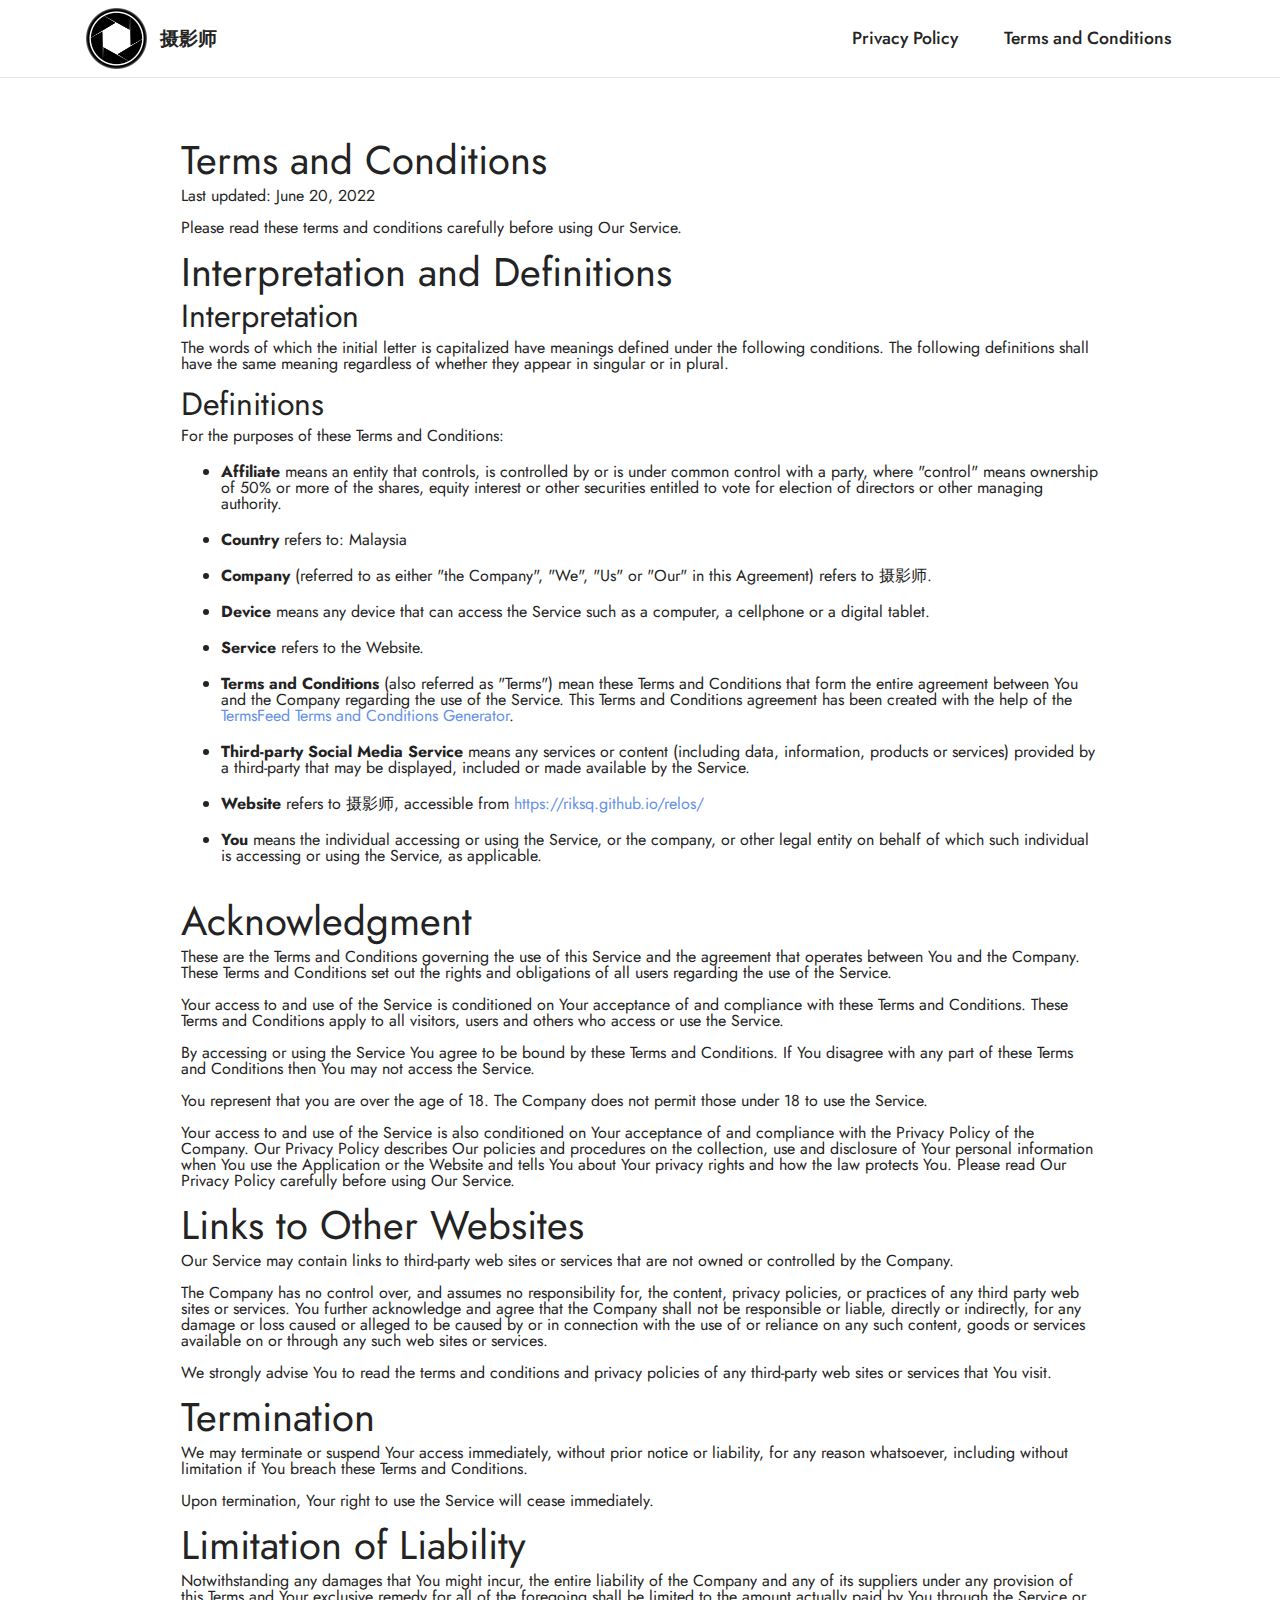
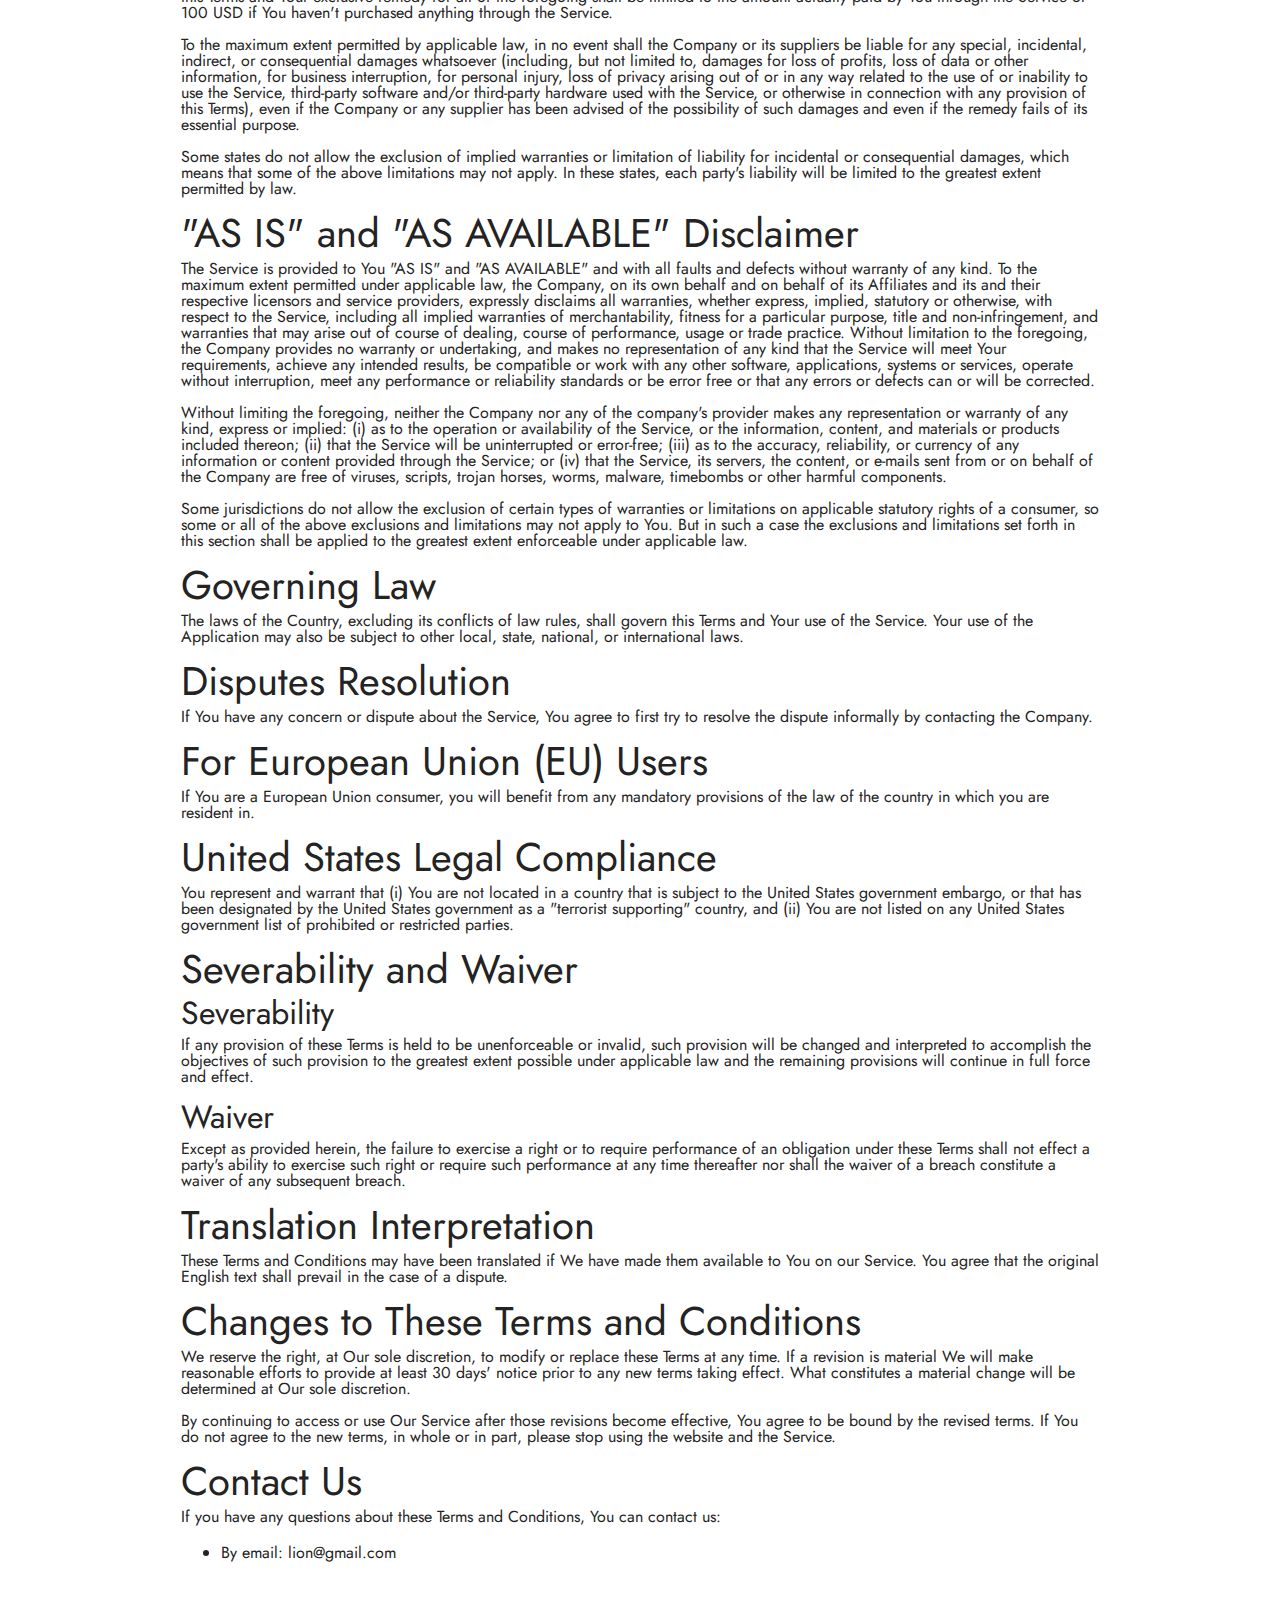
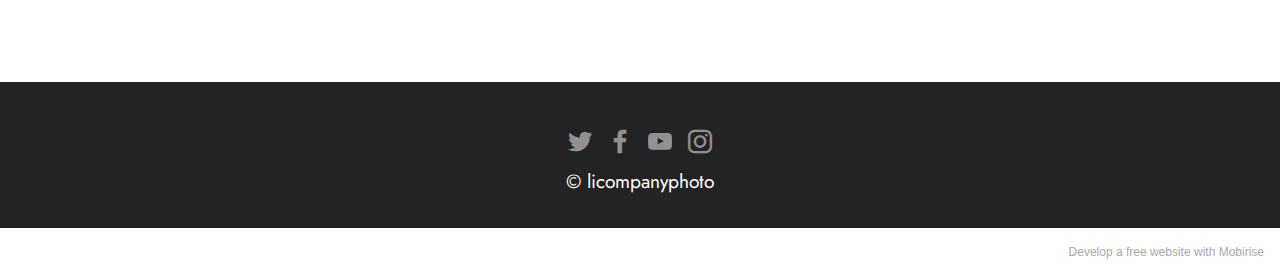
<file: page2.html>
<!DOCTYPE html>
<html  >
<head>
  <!-- Site made with Mobirise Website Builder v5.3.0, https://mobirise.com -->
  <meta charset="UTF-8">
  <meta http-equiv="X-UA-Compatible" content="IE=edge">
  <meta name="generator" content="Mobirise v5.3.0, mobirise.com">
  <meta name="viewport" content="width=device-width, initial-scale=1, minimum-scale=1">
  <link rel="shortcut icon" href="assets/images/mbr-121x121.png" type="image/x-icon">
  <meta name="description" content="">
  
  
  <title>Terms and Conditions</title>
  <link rel="stylesheet" href="assets/tether/tether.min.css">
  <link rel="stylesheet" href="assets/bootstrap/css/bootstrap.min.css">
  <link rel="stylesheet" href="assets/bootstrap/css/bootstrap-grid.min.css">
  <link rel="stylesheet" href="assets/bootstrap/css/bootstrap-reboot.min.css">
  <link rel="stylesheet" href="assets/dropdown/css/style.css">
  <link rel="stylesheet" href="assets/socicon/css/styles.css">
  <link rel="stylesheet" href="assets/theme/css/style.css">
  <link rel="preload" as="style" href="assets/mobirise/css/mbr-additional.css"><link rel="stylesheet" href="assets/mobirise/css/mbr-additional.css" type="text/css">
  
  
  
  
</head>
<body>
  
  <section data-bs-version="5.1" class="menu cid-t9i6uRoyT1" once="menu" id="menu1-u">
    
    <nav class="navbar navbar-dropdown navbar-fixed-top navbar-expand-lg">
        <div class="container">
            <div class="navbar-brand">
                <span class="navbar-logo">
                    <a href="index.html">
                        <img src="assets/images/mbr-121x121.png" alt="Home" style="height: 3.8rem;">
                    </a>
                </span>
                <span class="navbar-caption-wrap"><a class="navbar-caption text-black display-7" href="https://mobiri.se">摄影师</a></span>
            </div>
            <button class="navbar-toggler" type="button" data-toggle="collapse" data-bs-toggle="collapse" data-target="#navbarSupportedContent" data-bs-target="#navbarSupportedContent" aria-controls="navbarNavAltMarkup" aria-expanded="false" aria-label="Toggle navigation">
                <div class="hamburger">
                    <span></span>
                    <span></span>
                    <span></span>
                    <span></span>
                </div>
            </button>
            <div class="collapse navbar-collapse" id="navbarSupportedContent">
                <ul class="navbar-nav nav-dropdown nav-right" data-app-modern-menu="true"><li class="nav-item"><a class="nav-link link text-black text-primary display-4" href="page1.html">Privacy Policy<br></a></li>
                    <li class="nav-item"><a class="nav-link link text-black text-primary display-4" href="page2.html">
                            Terms and Conditions</a></li></ul>
                
                
            </div>
        </div>
    </nav>

</section>

<section class="content5 cid-t9i6RGVgfe" id="content5-v">
    
    <div class="container">
        <div class="row justify-content-center">
            <div class="col-md-12 col-lg-10">
                <h1>Terms and Conditions</h1>
<p>Last updated: June 20, 2022</p>
<p>Please read these terms and conditions carefully before using Our Service.</p>
<h1>Interpretation and Definitions</h1>
<h2>Interpretation</h2>
<p>The words of which the initial letter is capitalized have meanings defined under the following conditions. The following definitions shall have the same meaning regardless of whether they appear in singular or in plural.</p>
<h2>Definitions</h2>
<p>For the purposes of these Terms and Conditions:</p>
<ul>
<li>
<p><strong>Affiliate</strong> means an entity that controls, is controlled by or is under common control with a party, where "control" means ownership of 50% or more of the shares, equity interest or other securities entitled to vote for election of directors or other managing authority.</p>
</li>
<li>
<p><strong>Country</strong> refers to:  Malaysia</p>
</li>
<li>
<p><strong>Company</strong> (referred to as either "the Company", "We", "Us" or "Our" in this Agreement) refers to 摄影师.</p>
</li>
<li>
<p><strong>Device</strong> means any device that can access the Service such as a computer, a cellphone or a digital tablet.</p>
</li>
<li>
<p><strong>Service</strong> refers to the Website.</p>
</li>
<li>
<p><strong>Terms and Conditions</strong> (also referred as "Terms") mean these Terms and Conditions that form the entire agreement between You and the Company regarding the use of the Service. This Terms and Conditions agreement has been created with the help of the <a href="https://www.termsfeed.com/terms-conditions-generator/" target="_blank">TermsFeed Terms and Conditions Generator</a>.</p>
</li>
<li>
<p><strong>Third-party Social Media Service</strong> means any services or content (including data, information, products or services) provided by a third-party that may be displayed, included or made available by the Service.</p>
</li>
<li>
<p><strong>Website</strong> refers to 摄影师, accessible from <a href="https://riksq.github.io/relos/" rel="external nofollow noopener" target="_blank">https://riksq.github.io/relos/</a></p>
</li>
<li>
<p><strong>You</strong> means the individual accessing or using the Service, or the company, or other legal entity on behalf of which such individual is accessing or using the Service, as applicable.</p>
</li>
</ul>
<h1>Acknowledgment</h1>
<p>These are the Terms and Conditions governing the use of this Service and the agreement that operates between You and the Company. These Terms and Conditions set out the rights and obligations of all users regarding the use of the Service.</p>
<p>Your access to and use of the Service is conditioned on Your acceptance of and compliance with these Terms and Conditions. These Terms and Conditions apply to all visitors, users and others who access or use the Service.</p>
<p>By accessing or using the Service You agree to be bound by these Terms and Conditions. If You disagree with any part of these Terms and Conditions then You may not access the Service.</p>
<p>You represent that you are over the age of 18. The Company does not permit those under 18 to use the Service.</p>
<p>Your access to and use of the Service is also conditioned on Your acceptance of and compliance with the Privacy Policy of the Company. Our Privacy Policy describes Our policies and procedures on the collection, use and disclosure of Your personal information when You use the Application or the Website and tells You about Your privacy rights and how the law protects You. Please read Our Privacy Policy carefully before using Our Service.</p>
<h1>Links to Other Websites</h1>
<p>Our Service may contain links to third-party web sites or services that are not owned or controlled by the Company.</p>
<p>The Company has no control over, and assumes no responsibility for, the content, privacy policies, or practices of any third party web sites or services. You further acknowledge and agree that the Company shall not be responsible or liable, directly or indirectly, for any damage or loss caused or alleged to be caused by or in connection with the use of or reliance on any such content, goods or services available on or through any such web sites or services.</p>
<p>We strongly advise You to read the terms and conditions and privacy policies of any third-party web sites or services that You visit.</p>
<h1>Termination</h1>
<p>We may terminate or suspend Your access immediately, without prior notice or liability, for any reason whatsoever, including without limitation if You breach these Terms and Conditions.</p>
<p>Upon termination, Your right to use the Service will cease immediately.</p>
<h1>Limitation of Liability</h1>
<p>Notwithstanding any damages that You might incur, the entire liability of the Company and any of its suppliers under any provision of this Terms and Your exclusive remedy for all of the foregoing shall be limited to the amount actually paid by You through the Service or 100 USD if You haven't purchased anything through the Service.</p>
<p>To the maximum extent permitted by applicable law, in no event shall the Company or its suppliers be liable for any special, incidental, indirect, or consequential damages whatsoever (including, but not limited to, damages for loss of profits, loss of data or other information, for business interruption, for personal injury, loss of privacy arising out of or in any way related to the use of or inability to use the Service, third-party software and/or third-party hardware used with the Service, or otherwise in connection with any provision of this Terms), even if the Company or any supplier has been advised of the possibility of such damages and even if the remedy fails of its essential purpose.</p>
<p>Some states do not allow the exclusion of implied warranties or limitation of liability for incidental or consequential damages, which means that some of the above limitations may not apply. In these states, each party's liability will be limited to the greatest extent permitted by law.</p>
<h1>"AS IS" and "AS AVAILABLE" Disclaimer</h1>
<p>The Service is provided to You "AS IS" and "AS AVAILABLE" and with all faults and defects without warranty of any kind. To the maximum extent permitted under applicable law, the Company, on its own behalf and on behalf of its Affiliates and its and their respective licensors and service providers, expressly disclaims all warranties, whether express, implied, statutory or otherwise, with respect to the Service, including all implied warranties of merchantability, fitness for a particular purpose, title and non-infringement, and warranties that may arise out of course of dealing, course of performance, usage or trade practice. Without limitation to the foregoing, the Company provides no warranty or undertaking, and makes no representation of any kind that the Service will meet Your requirements, achieve any intended results, be compatible or work with any other software, applications, systems or services, operate without interruption, meet any performance or reliability standards or be error free or that any errors or defects can or will be corrected.</p>
<p>Without limiting the foregoing, neither the Company nor any of the company's provider makes any representation or warranty of any kind, express or implied: (i) as to the operation or availability of the Service, or the information, content, and materials or products included thereon; (ii) that the Service will be uninterrupted or error-free; (iii) as to the accuracy, reliability, or currency of any information or content provided through the Service; or (iv) that the Service, its servers, the content, or e-mails sent from or on behalf of the Company are free of viruses, scripts, trojan horses, worms, malware, timebombs or other harmful components.</p>
<p>Some jurisdictions do not allow the exclusion of certain types of warranties or limitations on applicable statutory rights of a consumer, so some or all of the above exclusions and limitations may not apply to You. But in such a case the exclusions and limitations set forth in this section shall be applied to the greatest extent enforceable under applicable law.</p>
<h1>Governing Law</h1>
<p>The laws of the Country, excluding its conflicts of law rules, shall govern this Terms and Your use of the Service. Your use of the Application may also be subject to other local, state, national, or international laws.</p>
<h1>Disputes Resolution</h1>
<p>If You have any concern or dispute about the Service, You agree to first try to resolve the dispute informally by contacting the Company.</p>
<h1>For European Union (EU) Users</h1>
<p>If You are a European Union consumer, you will benefit from any mandatory provisions of the law of the country in which you are resident in.</p>
<h1>United States Legal Compliance</h1>
<p>You represent and warrant that (i) You are not located in a country that is subject to the United States government embargo, or that has been designated by the United States government as a "terrorist supporting" country, and (ii) You are not listed on any United States government list of prohibited or restricted parties.</p>
<h1>Severability and Waiver</h1>
<h2>Severability</h2>
<p>If any provision of these Terms is held to be unenforceable or invalid, such provision will be changed and interpreted to accomplish the objectives of such provision to the greatest extent possible under applicable law and the remaining provisions will continue in full force and effect.</p>
<h2>Waiver</h2>
<p>Except as provided herein, the failure to exercise a right or to require performance of an obligation under these Terms shall not effect a party's ability to exercise such right or require such performance at any time thereafter nor shall the waiver of a breach constitute a waiver of any subsequent breach.</p>
<h1>Translation Interpretation</h1>
<p>These Terms and Conditions may have been translated if We have made them available to You on our Service.
You agree that the original English text shall prevail in the case of a dispute.</p>
<h1>Changes to These Terms and Conditions</h1>
<p>We reserve the right, at Our sole discretion, to modify or replace these Terms at any time. If a revision is material We will make reasonable efforts to provide at least 30 days' notice prior to any new terms taking effect. What constitutes a material change will be determined at Our sole discretion.</p>
<p>By continuing to access or use Our Service after those revisions become effective, You agree to be bound by the revised terms. If You do not agree to the new terms, in whole or in part, please stop using the website and the Service.</p>
<h1>Contact Us</h1>
<p>If you have any questions about these Terms and Conditions, You can contact us:</p>
<ul>
<li>By email: lion@gmail.com</li>
</ul>
            </div>
        </div>
    </div>
</section>

<section data-bs-version="5.1" class="footer3 cid-s48P1Icc8J" once="footers" id="footer3-q">

    

    

    <div class="container">
        <div class="media-container-row align-center mbr-white">
            <div class="row row-links">
                <ul class="foot-menu">
                    
                    
                    
                    
                    
                <li class="foot-menu-item mbr-fonts-style display-7"></li><li class="foot-menu-item mbr-fonts-style display-7"></li><li class="foot-menu-item mbr-fonts-style display-7"></li></ul>
            </div>
            <div class="row social-row">
                <div class="social-list align-right pb-2">
                    
                    
                    
                    
                    
                    
                <div class="soc-item">
                        <a href="https://twitter.com/mobirise" target="_blank">
                            <span class="socicon-twitter socicon mbr-iconfont mbr-iconfont-social"></span>
                        </a>
                    </div><div class="soc-item">
                        <a href="https://www.facebook.com/" target="_blank">
                            <span class="mbr-iconfont mbr-iconfont-social socicon-facebook socicon"></span>
                        </a>
                    </div><div class="soc-item">
                        <a href="https://www.youtube.com/c/" target="_blank">
                            <span class="mbr-iconfont mbr-iconfont-social socicon-youtube socicon"></span>
                        </a>
                    </div><div class="soc-item">
                        <a href="https://instagram.com/" target="_blank">
                            <span class="mbr-iconfont mbr-iconfont-social socicon-instagram socicon"></span>
                        </a>
                    </div></div>
            </div>
           
            <div class="row row-copirayt">
                <p class="mbr-text mb-0 mbr-fonts-style mbr-white align-center display-7">
                    © licompanyphoto</p>
            </div>
        </div>
    </div>
</section><section style="background-color: #fff; font-family: -apple-system, BlinkMacSystemFont, 'Segoe UI', 'Roboto', 'Helvetica Neue', Arial, sans-serif; color:#aaa; font-size:12px; padding: 0; align-items: center; display: flex;"><a href="https://mobirise.site/w" style="flex: 1 1; height: 3rem; padding-left: 1rem;"></a><p style="flex: 0 0 auto; margin:0; padding-right:1rem;">Develop a free website with <a href="https://mobirise.site/z" style="color:#aaa;">Mobirise</a></p></section><script src="assets/web/assets/jquery/jquery.min.js"></script>  <script src="assets/popper/popper.min.js"></script>  <script src="assets/tether/tether.min.js"></script>  <script src="assets/bootstrap/js/bootstrap.min.js"></script>  <script src="assets/smoothscroll/smooth-scroll.js"></script>  <script src="assets/dropdown/js/nav-dropdown.js"></script>  <script src="assets/dropdown/js/navbar-dropdown.js"></script>  <script src="assets/touchswipe/jquery.touch-swipe.min.js"></script>  <script src="assets/theme/js/script.js"></script>  
  
  
</body>
</html>
</file>
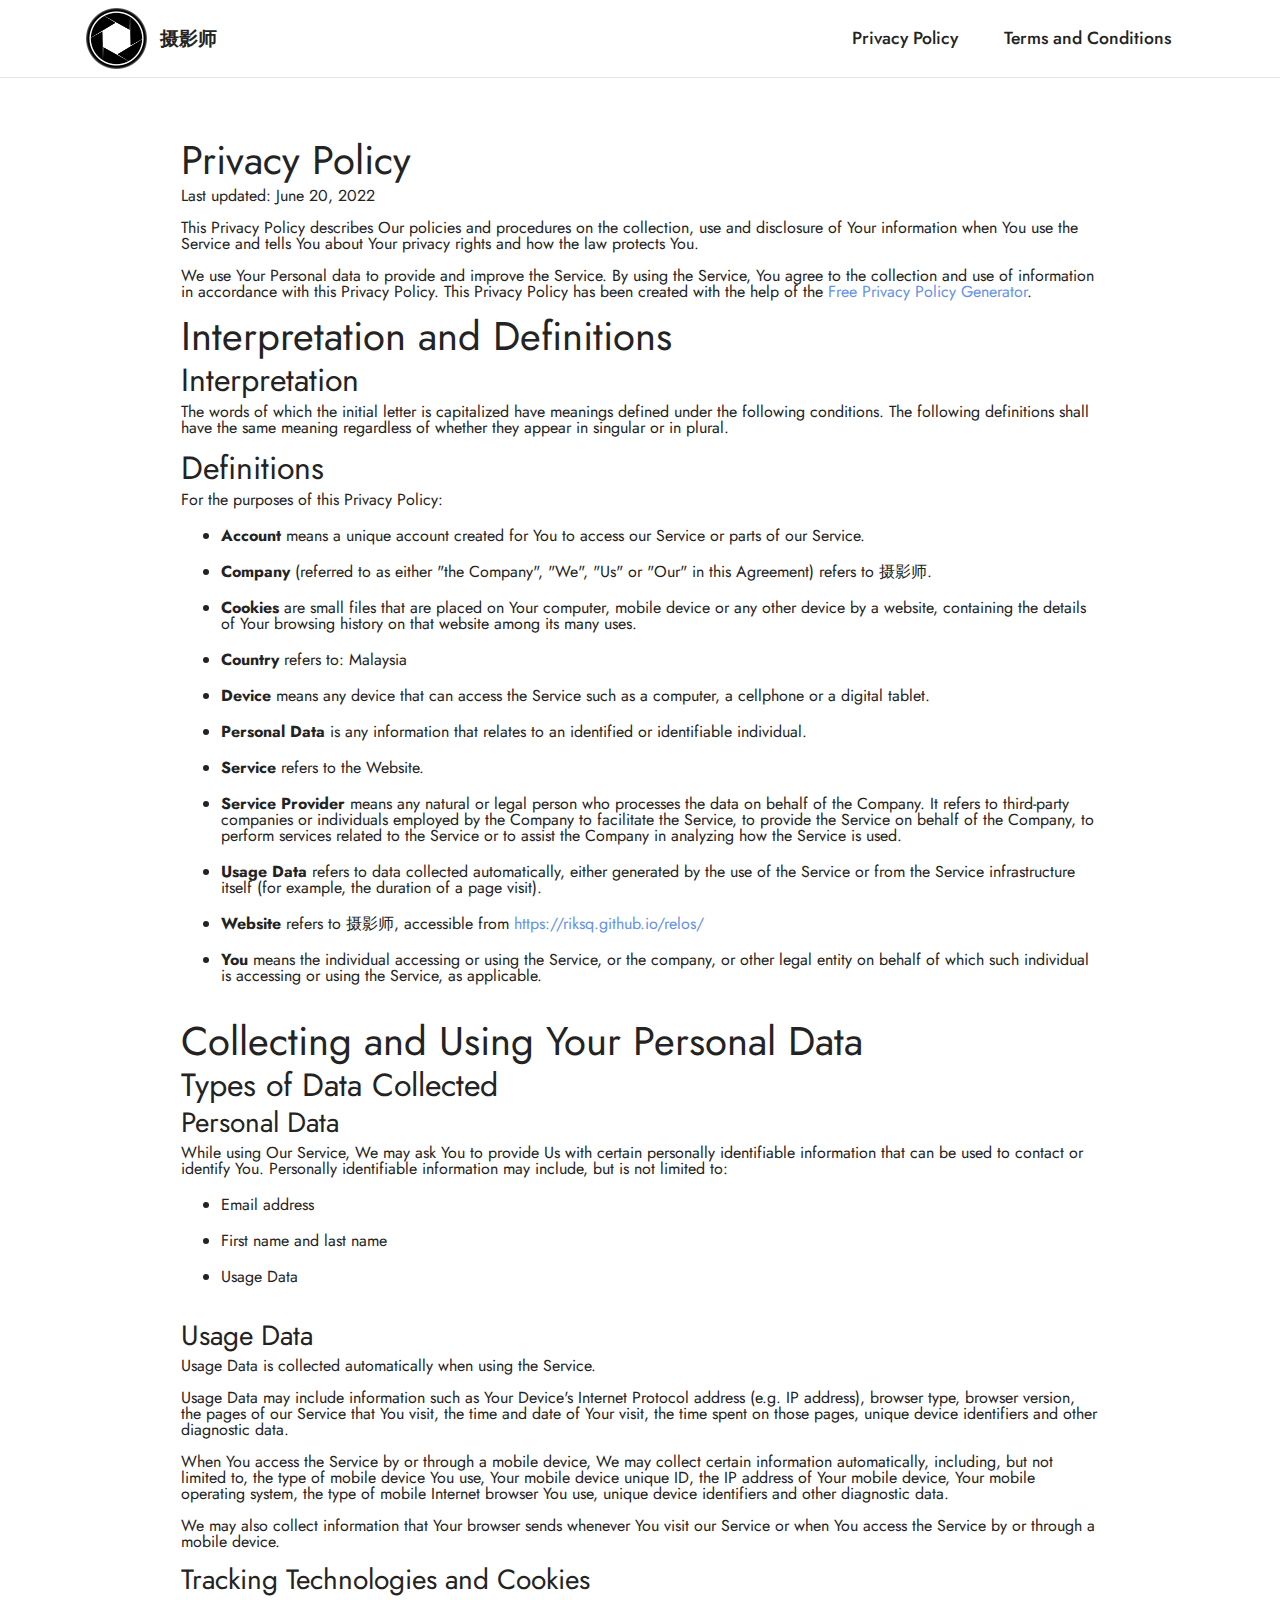
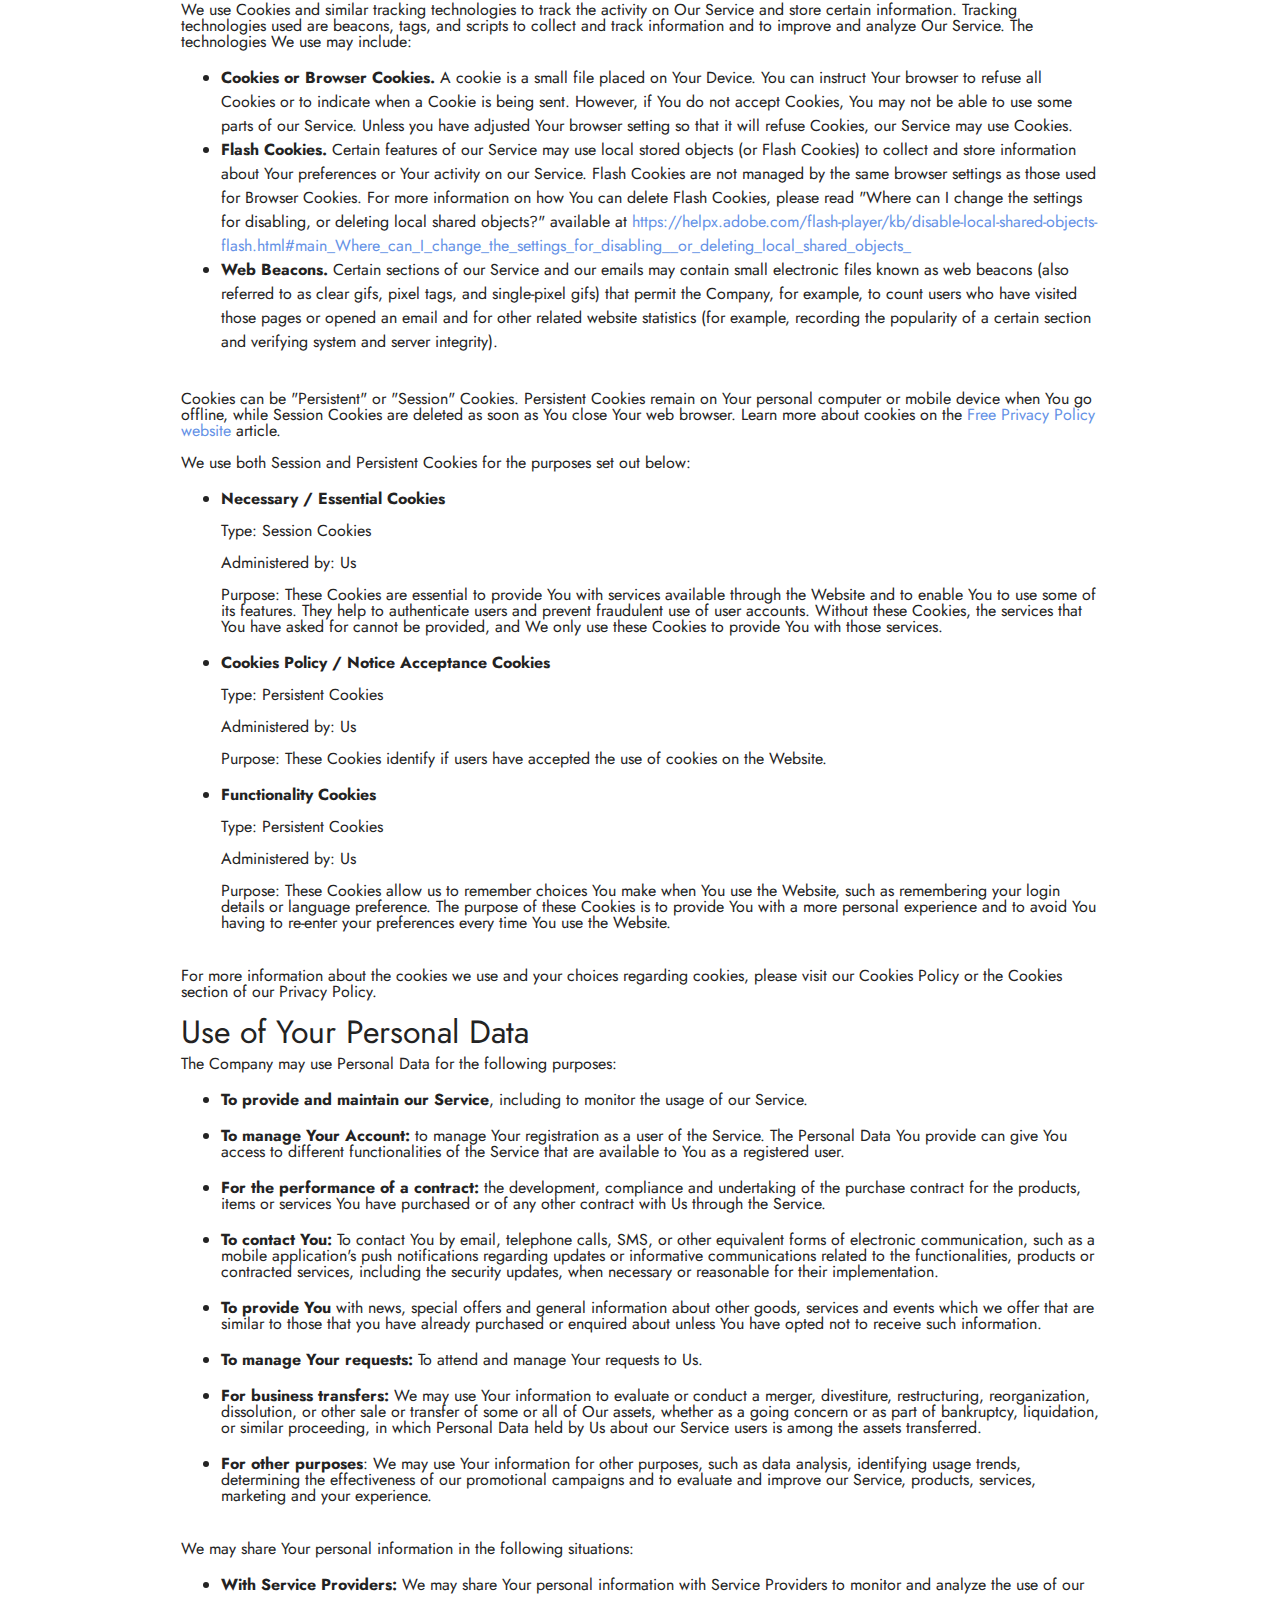
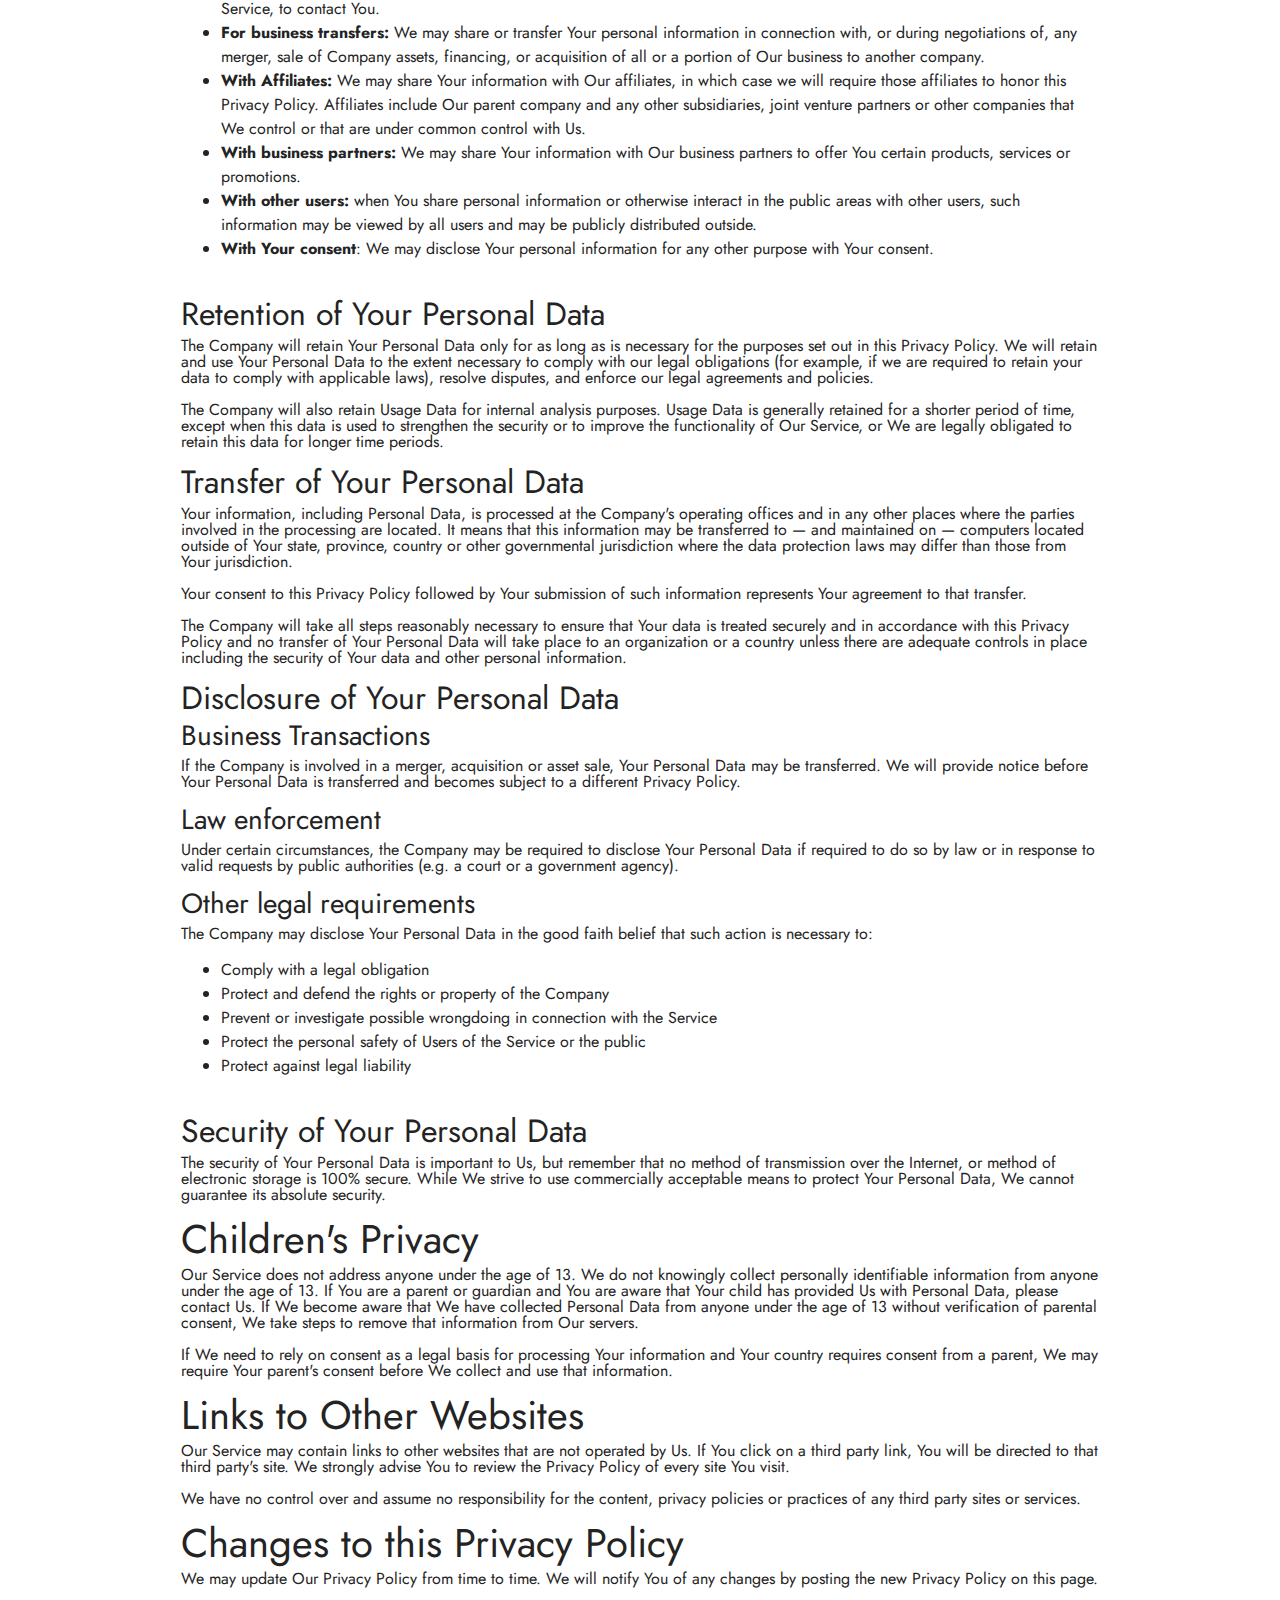
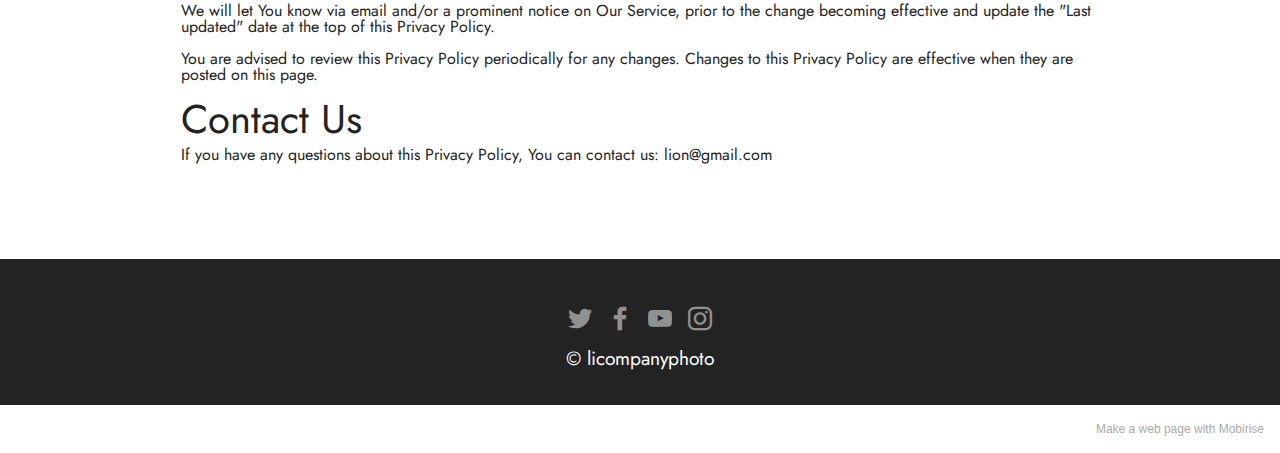
<file: polisy.html>
<!DOCTYPE html>
<html  >
<head>
  <!-- Site made with Mobirise Website Builder v5.3.0, https://mobirise.com -->
  <meta charset="UTF-8">
  <meta http-equiv="X-UA-Compatible" content="IE=edge">
  <meta name="generator" content="Mobirise v5.3.0, mobirise.com">
  <meta name="viewport" content="width=device-width, initial-scale=1, minimum-scale=1">
  <link rel="shortcut icon" href="assets/images/mbr-121x121.png" type="image/x-icon">
  <meta name="description" content="">
  
  
  <title>Privacy Policy
</title>
  <link rel="stylesheet" href="assets/tether/tether.min.css">
  <link rel="stylesheet" href="assets/bootstrap/css/bootstrap.min.css">
  <link rel="stylesheet" href="assets/bootstrap/css/bootstrap-grid.min.css">
  <link rel="stylesheet" href="assets/bootstrap/css/bootstrap-reboot.min.css">
  <link rel="stylesheet" href="assets/dropdown/css/style.css">
  <link rel="stylesheet" href="assets/socicon/css/styles.css">
  <link rel="stylesheet" href="assets/theme/css/style.css">
  <link rel="preload" as="style" href="assets/mobirise/css/mbr-additional.css"><link rel="stylesheet" href="assets/mobirise/css/mbr-additional.css" type="text/css">
  
  
  
  
</head>
<body>
  
  <section data-bs-version="5.1" class="menu cid-t9i6uRoyT1" once="menu" id="menu1-u">
    
    <nav class="navbar navbar-dropdown navbar-fixed-top navbar-expand-lg">
        <div class="container">
            <div class="navbar-brand">
                <span class="navbar-logo">
                    <a href="index.html">
                        <img src="assets/images/mbr-121x121.png" alt="Home" style="height: 3.8rem;">
                    </a>
                </span>
                <span class="navbar-caption-wrap"><a class="navbar-caption text-black display-7" href="https://mobiri.se">摄影师</a></span>
            </div>
            <button class="navbar-toggler" type="button" data-toggle="collapse" data-bs-toggle="collapse" data-target="#navbarSupportedContent" data-bs-target="#navbarSupportedContent" aria-controls="navbarNavAltMarkup" aria-expanded="false" aria-label="Toggle navigation">
                <div class="hamburger">
                    <span></span>
                    <span></span>
                    <span></span>
                    <span></span>
                </div>
            </button>
            <div class="collapse navbar-collapse" id="navbarSupportedContent">
                <ul class="navbar-nav nav-dropdown nav-right" data-app-modern-menu="true"><li class="nav-item"><a class="nav-link link text-black text-primary display-4" href="page1.html">Privacy Policy<br></a></li>
                    <li class="nav-item"><a class="nav-link link text-black text-primary display-4" href="page2.html">
                            Terms and Conditions</a></li></ul>
                
                
            </div>
        </div>
    </nav>

</section>

<section class="content5 cid-t9i7it9uzS" id="content5-w">
    
    <div class="container">
        <div class="row justify-content-center">
            <div class="col-md-12 col-lg-10">
                <h1>Privacy Policy</h1>
<p>Last updated: June 20, 2022</p>
<p>This Privacy Policy describes Our policies and procedures on the collection, use and disclosure of Your information when You use the Service and tells You about Your privacy rights and how the law protects You.</p>
<p>We use Your Personal data to provide and improve the Service. By using the Service, You agree to the collection and use of information in accordance with this Privacy Policy. This Privacy Policy has been created with the help of the <a href="https://www.freeprivacypolicy.com/free-privacy-policy-generator/" target="_blank">Free Privacy Policy Generator</a>.</p>
<h1>Interpretation and Definitions</h1>
<h2>Interpretation</h2>
<p>The words of which the initial letter is capitalized have meanings defined under the following conditions. The following definitions shall have the same meaning regardless of whether they appear in singular or in plural.</p>
<h2>Definitions</h2>
<p>For the purposes of this Privacy Policy:</p>
<ul>
<li>
<p><strong>Account</strong> means a unique account created for You to access our Service or parts of our Service.</p>
</li>
<li>
<p><strong>Company</strong> (referred to as either "the Company", "We", "Us" or "Our" in this Agreement) refers to 摄影师.</p>
</li>
<li>
<p><strong>Cookies</strong> are small files that are placed on Your computer, mobile device or any other device by a website, containing the details of Your browsing history on that website among its many uses.</p>
</li>
<li>
<p><strong>Country</strong> refers to:  Malaysia</p>
</li>
<li>
<p><strong>Device</strong> means any device that can access the Service such as a computer, a cellphone or a digital tablet.</p>
</li>
<li>
<p><strong>Personal Data</strong> is any information that relates to an identified or identifiable individual.</p>
</li>
<li>
<p><strong>Service</strong> refers to the Website.</p>
</li>
<li>
<p><strong>Service Provider</strong> means any natural or legal person who processes the data on behalf of the Company. It refers to third-party companies or individuals employed by the Company to facilitate the Service, to provide the Service on behalf of the Company, to perform services related to the Service or to assist the Company in analyzing how the Service is used.</p>
</li>
<li>
<p><strong>Usage Data</strong> refers to data collected automatically, either generated by the use of the Service or from the Service infrastructure itself (for example, the duration of a page visit).</p>
</li>
<li>
<p><strong>Website</strong> refers to 摄影师, accessible from <a href="https://riksq.github.io/relos/" rel="external nofollow noopener" target="_blank">https://riksq.github.io/relos/</a></p>
</li>
<li>
<p><strong>You</strong> means the individual accessing or using the Service, or the company, or other legal entity on behalf of which such individual is accessing or using the Service, as applicable.</p>
</li>
</ul>
<h1>Collecting and Using Your Personal Data</h1>
<h2>Types of Data Collected</h2>
<h3>Personal Data</h3>
<p>While using Our Service, We may ask You to provide Us with certain personally identifiable information that can be used to contact or identify You. Personally identifiable information may include, but is not limited to:</p>
<ul>
<li>
<p>Email address</p>
</li>
<li>
<p>First name and last name</p>
</li>
<li>
<p>Usage Data</p>
</li>
</ul>
<h3>Usage Data</h3>
<p>Usage Data is collected automatically when using the Service.</p>
<p>Usage Data may include information such as Your Device's Internet Protocol address (e.g. IP address), browser type, browser version, the pages of our Service that You visit, the time and date of Your visit, the time spent on those pages, unique device identifiers and other diagnostic data.</p>
<p>When You access the Service by or through a mobile device, We may collect certain information automatically, including, but not limited to, the type of mobile device You use, Your mobile device unique ID, the IP address of Your mobile device, Your mobile operating system, the type of mobile Internet browser You use, unique device identifiers and other diagnostic data.</p>
<p>We may also collect information that Your browser sends whenever You visit our Service or when You access the Service by or through a mobile device.</p>
<h3>Tracking Technologies and Cookies</h3>
<p>We use Cookies and similar tracking technologies to track the activity on Our Service and store certain information. Tracking technologies used are beacons, tags, and scripts to collect and track information and to improve and analyze Our Service. The technologies We use may include:</p>
<ul>
<li><strong>Cookies or Browser Cookies.</strong> A cookie is a small file placed on Your Device. You can instruct Your browser to refuse all Cookies or to indicate when a Cookie is being sent. However, if You do not accept Cookies, You may not be able to use some parts of our Service. Unless you have adjusted Your browser setting so that it will refuse Cookies, our Service may use Cookies.</li>
<li><strong>Flash Cookies.</strong> Certain features of our Service may use local stored objects (or Flash Cookies) to collect and store information about Your preferences or Your activity on our Service. Flash Cookies are not managed by the same browser settings as those used for Browser Cookies. For more information on how You can delete Flash Cookies, please read "Where can I change the settings for disabling, or deleting local shared objects?" available at <a href="https://helpx.adobe.com/flash-player/kb/disable-local-shared-objects-flash.html#main_Where_can_I_change_the_settings_for_disabling__or_deleting_local_shared_objects_" rel="external nofollow noopener" target="_blank">https://helpx.adobe.com/flash-player/kb/disable-local-shared-objects-flash.html#main_Where_can_I_change_the_settings_for_disabling__or_deleting_local_shared_objects_</a></li>
<li><strong>Web Beacons.</strong> Certain sections of our Service and our emails may contain small electronic files known as web beacons (also referred to as clear gifs, pixel tags, and single-pixel gifs) that permit the Company, for example, to count users who have visited those pages or opened an email and for other related website statistics (for example, recording the popularity of a certain section and verifying system and server integrity).</li>
</ul>
<p>Cookies can be "Persistent" or "Session" Cookies. Persistent Cookies remain on Your personal computer or mobile device when You go offline, while Session Cookies are deleted as soon as You close Your web browser. Learn more about cookies on the <a href="https://www.freeprivacypolicy.com/blog/sample-privacy-policy-template/#Use_Of_Cookies_And_Tracking" target="_blank">Free Privacy Policy website</a> article.</p>
<p>We use both Session and Persistent Cookies for the purposes set out below:</p>
<ul>
<li>
<p><strong>Necessary / Essential Cookies</strong></p>
<p>Type: Session Cookies</p>
<p>Administered by: Us</p>
<p>Purpose: These Cookies are essential to provide You with services available through the Website and to enable You to use some of its features. They help to authenticate users and prevent fraudulent use of user accounts. Without these Cookies, the services that You have asked for cannot be provided, and We only use these Cookies to provide You with those services.</p>
</li>
<li>
<p><strong>Cookies Policy / Notice Acceptance Cookies</strong></p>
<p>Type: Persistent Cookies</p>
<p>Administered by: Us</p>
<p>Purpose: These Cookies identify if users have accepted the use of cookies on the Website.</p>
</li>
<li>
<p><strong>Functionality Cookies</strong></p>
<p>Type: Persistent Cookies</p>
<p>Administered by: Us</p>
<p>Purpose: These Cookies allow us to remember choices You make when You use the Website, such as remembering your login details or language preference. The purpose of these Cookies is to provide You with a more personal experience and to avoid You having to re-enter your preferences every time You use the Website.</p>
</li>
</ul>
<p>For more information about the cookies we use and your choices regarding cookies, please visit our Cookies Policy or the Cookies section of our Privacy Policy.</p>
<h2>Use of Your Personal Data</h2>
<p>The Company may use Personal Data for the following purposes:</p>
<ul>
<li>
<p><strong>To provide and maintain our Service</strong>, including to monitor the usage of our Service.</p>
</li>
<li>
<p><strong>To manage Your Account:</strong> to manage Your registration as a user of the Service. The Personal Data You provide can give You access to different functionalities of the Service that are available to You as a registered user.</p>
</li>
<li>
<p><strong>For the performance of a contract:</strong> the development, compliance and undertaking of the purchase contract for the products, items or services You have purchased or of any other contract with Us through the Service.</p>
</li>
<li>
<p><strong>To contact You:</strong> To contact You by email, telephone calls, SMS, or other equivalent forms of electronic communication, such as a mobile application's push notifications regarding updates or informative communications related to the functionalities, products or contracted services, including the security updates, when necessary or reasonable for their implementation.</p>
</li>
<li>
<p><strong>To provide You</strong> with news, special offers and general information about other goods, services and events which we offer that are similar to those that you have already purchased or enquired about unless You have opted not to receive such information.</p>
</li>
<li>
<p><strong>To manage Your requests:</strong> To attend and manage Your requests to Us.</p>
</li>
<li>
<p><strong>For business transfers:</strong> We may use Your information to evaluate or conduct a merger, divestiture, restructuring, reorganization, dissolution, or other sale or transfer of some or all of Our assets, whether as a going concern or as part of bankruptcy, liquidation, or similar proceeding, in which Personal Data held by Us about our Service users is among the assets transferred.</p>
</li>
<li>
<p><strong>For other purposes</strong>: We may use Your information for other purposes, such as data analysis, identifying usage trends, determining the effectiveness of our promotional campaigns and to evaluate and improve our Service, products, services, marketing and your experience.</p>
</li>
</ul>
<p>We may share Your personal information in the following situations:</p>
<ul>
<li><strong>With Service Providers:</strong> We may share Your personal information with Service Providers to monitor and analyze the use of our Service,  to contact You.</li>
<li><strong>For business transfers:</strong> We may share or transfer Your personal information in connection with, or during negotiations of, any merger, sale of Company assets, financing, or acquisition of all or a portion of Our business to another company.</li>
<li><strong>With Affiliates:</strong> We may share Your information with Our affiliates, in which case we will require those affiliates to honor this Privacy Policy. Affiliates include Our parent company and any other subsidiaries, joint venture partners or other companies that We control or that are under common control with Us.</li>
<li><strong>With business partners:</strong> We may share Your information with Our business partners to offer You certain products, services or promotions.</li>
<li><strong>With other users:</strong> when You share personal information or otherwise interact in the public areas with other users, such information may be viewed by all users and may be publicly distributed outside.</li>
<li><strong>With Your consent</strong>: We may disclose Your personal information for any other purpose with Your consent.</li>
</ul>
<h2>Retention of Your Personal Data</h2>
<p>The Company will retain Your Personal Data only for as long as is necessary for the purposes set out in this Privacy Policy. We will retain and use Your Personal Data to the extent necessary to comply with our legal obligations (for example, if we are required to retain your data to comply with applicable laws), resolve disputes, and enforce our legal agreements and policies.</p>
<p>The Company will also retain Usage Data for internal analysis purposes. Usage Data is generally retained for a shorter period of time, except when this data is used to strengthen the security or to improve the functionality of Our Service, or We are legally obligated to retain this data for longer time periods.</p>
<h2>Transfer of Your Personal Data</h2>
<p>Your information, including Personal Data, is processed at the Company's operating offices and in any other places where the parties involved in the processing are located. It means that this information may be transferred to — and maintained on — computers located outside of Your state, province, country or other governmental jurisdiction where the data protection laws may differ than those from Your jurisdiction.</p>
<p>Your consent to this Privacy Policy followed by Your submission of such information represents Your agreement to that transfer.</p>
<p>The Company will take all steps reasonably necessary to ensure that Your data is treated securely and in accordance with this Privacy Policy and no transfer of Your Personal Data will take place to an organization or a country unless there are adequate controls in place including the security of Your data and other personal information.</p>
<h2>Disclosure of Your Personal Data</h2>
<h3>Business Transactions</h3>
<p>If the Company is involved in a merger, acquisition or asset sale, Your Personal Data may be transferred. We will provide notice before Your Personal Data is transferred and becomes subject to a different Privacy Policy.</p>
<h3>Law enforcement</h3>
<p>Under certain circumstances, the Company may be required to disclose Your Personal Data if required to do so by law or in response to valid requests by public authorities (e.g. a court or a government agency).</p>
<h3>Other legal requirements</h3>
<p>The Company may disclose Your Personal Data in the good faith belief that such action is necessary to:</p>
<ul>
<li>Comply with a legal obligation</li>
<li>Protect and defend the rights or property of the Company</li>
<li>Prevent or investigate possible wrongdoing in connection with the Service</li>
<li>Protect the personal safety of Users of the Service or the public</li>
<li>Protect against legal liability</li>
</ul>
<h2>Security of Your Personal Data</h2>
<p>The security of Your Personal Data is important to Us, but remember that no method of transmission over the Internet, or method of electronic storage is 100% secure. While We strive to use commercially acceptable means to protect Your Personal Data, We cannot guarantee its absolute security.</p>
<h1>Children's Privacy</h1>
<p>Our Service does not address anyone under the age of 13. We do not knowingly collect personally identifiable information from anyone under the age of 13. If You are a parent or guardian and You are aware that Your child has provided Us with Personal Data, please contact Us. If We become aware that We have collected Personal Data from anyone under the age of 13 without verification of parental consent, We take steps to remove that information from Our servers.</p>
<p>If We need to rely on consent as a legal basis for processing Your information and Your country requires consent from a parent, We may require Your parent's consent before We collect and use that information.</p>
<h1>Links to Other Websites</h1>
<p>Our Service may contain links to other websites that are not operated by Us. If You click on a third party link, You will be directed to that third party's site. We strongly advise You to review the Privacy Policy of every site You visit.</p>
<p>We have no control over and assume no responsibility for the content, privacy policies or practices of any third party sites or services.</p>
<h1>Changes to this Privacy Policy</h1>
<p>We may update Our Privacy Policy from time to time. We will notify You of any changes by posting the new Privacy Policy on this page.</p>
<p>We will let You know via email and/or a prominent notice on Our Service, prior to the change becoming effective and update the "Last updated" date at the top of this Privacy Policy.</p>
<p>You are advised to review this Privacy Policy periodically for any changes. Changes to this Privacy Policy are effective when they are posted on this page.</p>
<h1>Contact Us</h1>
<p>If you have any questions about this Privacy Policy, You can contact us: lion@gmail.com</p>
            </div>
        </div>
    </div>
</section>

<section data-bs-version="5.1" class="footer3 cid-s48P1Icc8J" once="footers" id="footer3-i">

    

    

    <div class="container">
        <div class="media-container-row align-center mbr-white">
            <div class="row row-links">
                <ul class="foot-menu">
                    
                    
                    
                    
                    
                <li class="foot-menu-item mbr-fonts-style display-7"></li><li class="foot-menu-item mbr-fonts-style display-7"></li><li class="foot-menu-item mbr-fonts-style display-7"></li></ul>
            </div>
            <div class="row social-row">
                <div class="social-list align-right pb-2">
                    
                    
                    
                    
                    
                    
                <div class="soc-item">
                        <a href="https://twitter.com/mobirise" target="_blank">
                            <span class="socicon-twitter socicon mbr-iconfont mbr-iconfont-social"></span>
                        </a>
                    </div><div class="soc-item">
                        <a href="https://www.facebook.com/" target="_blank">
                            <span class="mbr-iconfont mbr-iconfont-social socicon-facebook socicon"></span>
                        </a>
                    </div><div class="soc-item">
                        <a href="https://www.youtube.com/c/" target="_blank">
                            <span class="mbr-iconfont mbr-iconfont-social socicon-youtube socicon"></span>
                        </a>
                    </div><div class="soc-item">
                        <a href="https://instagram.com/" target="_blank">
                            <span class="mbr-iconfont mbr-iconfont-social socicon-instagram socicon"></span>
                        </a>
                    </div></div>
            </div>
           
            <div class="row row-copirayt">
                <p class="mbr-text mb-0 mbr-fonts-style mbr-white align-center display-7">
                    © licompanyphoto</p>
            </div>
        </div>
    </div>
</section><section style="background-color: #fff; font-family: -apple-system, BlinkMacSystemFont, 'Segoe UI', 'Roboto', 'Helvetica Neue', Arial, sans-serif; color:#aaa; font-size:12px; padding: 0; align-items: center; display: flex;"><a href="https://mobirise.site/e" style="flex: 1 1; height: 3rem; padding-left: 1rem;"></a><p style="flex: 0 0 auto; margin:0; padding-right:1rem;">Make a <a href="https://mobirise.site/y" style="color:#aaa;">web page</a> with Mobirise</p></section><script src="assets/web/assets/jquery/jquery.min.js"></script>  <script src="assets/popper/popper.min.js"></script>  <script src="assets/tether/tether.min.js"></script>  <script src="assets/bootstrap/js/bootstrap.min.js"></script>  <script src="assets/smoothscroll/smooth-scroll.js"></script>  <script src="assets/dropdown/js/nav-dropdown.js"></script>  <script src="assets/dropdown/js/navbar-dropdown.js"></script>  <script src="assets/touchswipe/jquery.touch-swipe.min.js"></script>  <script src="assets/theme/js/script.js"></script>  
  
  
</body>
</html>
</file>
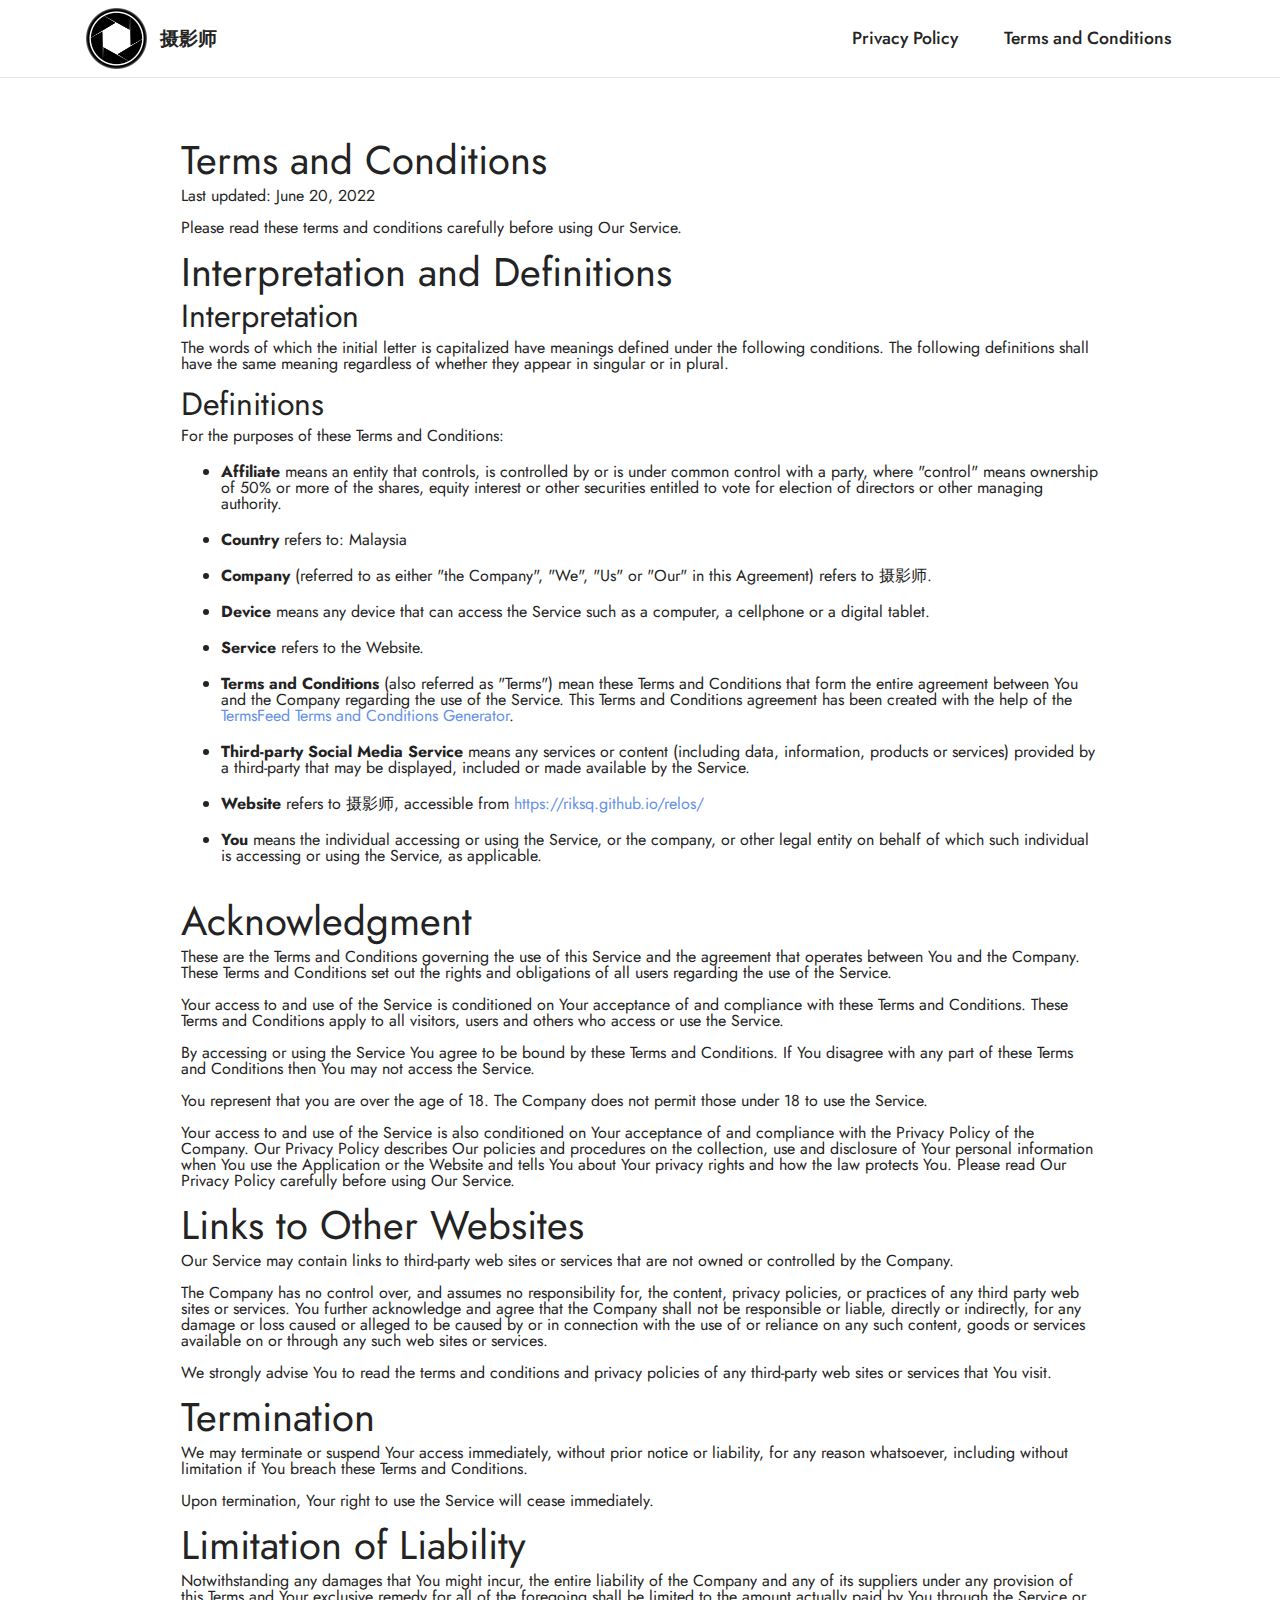
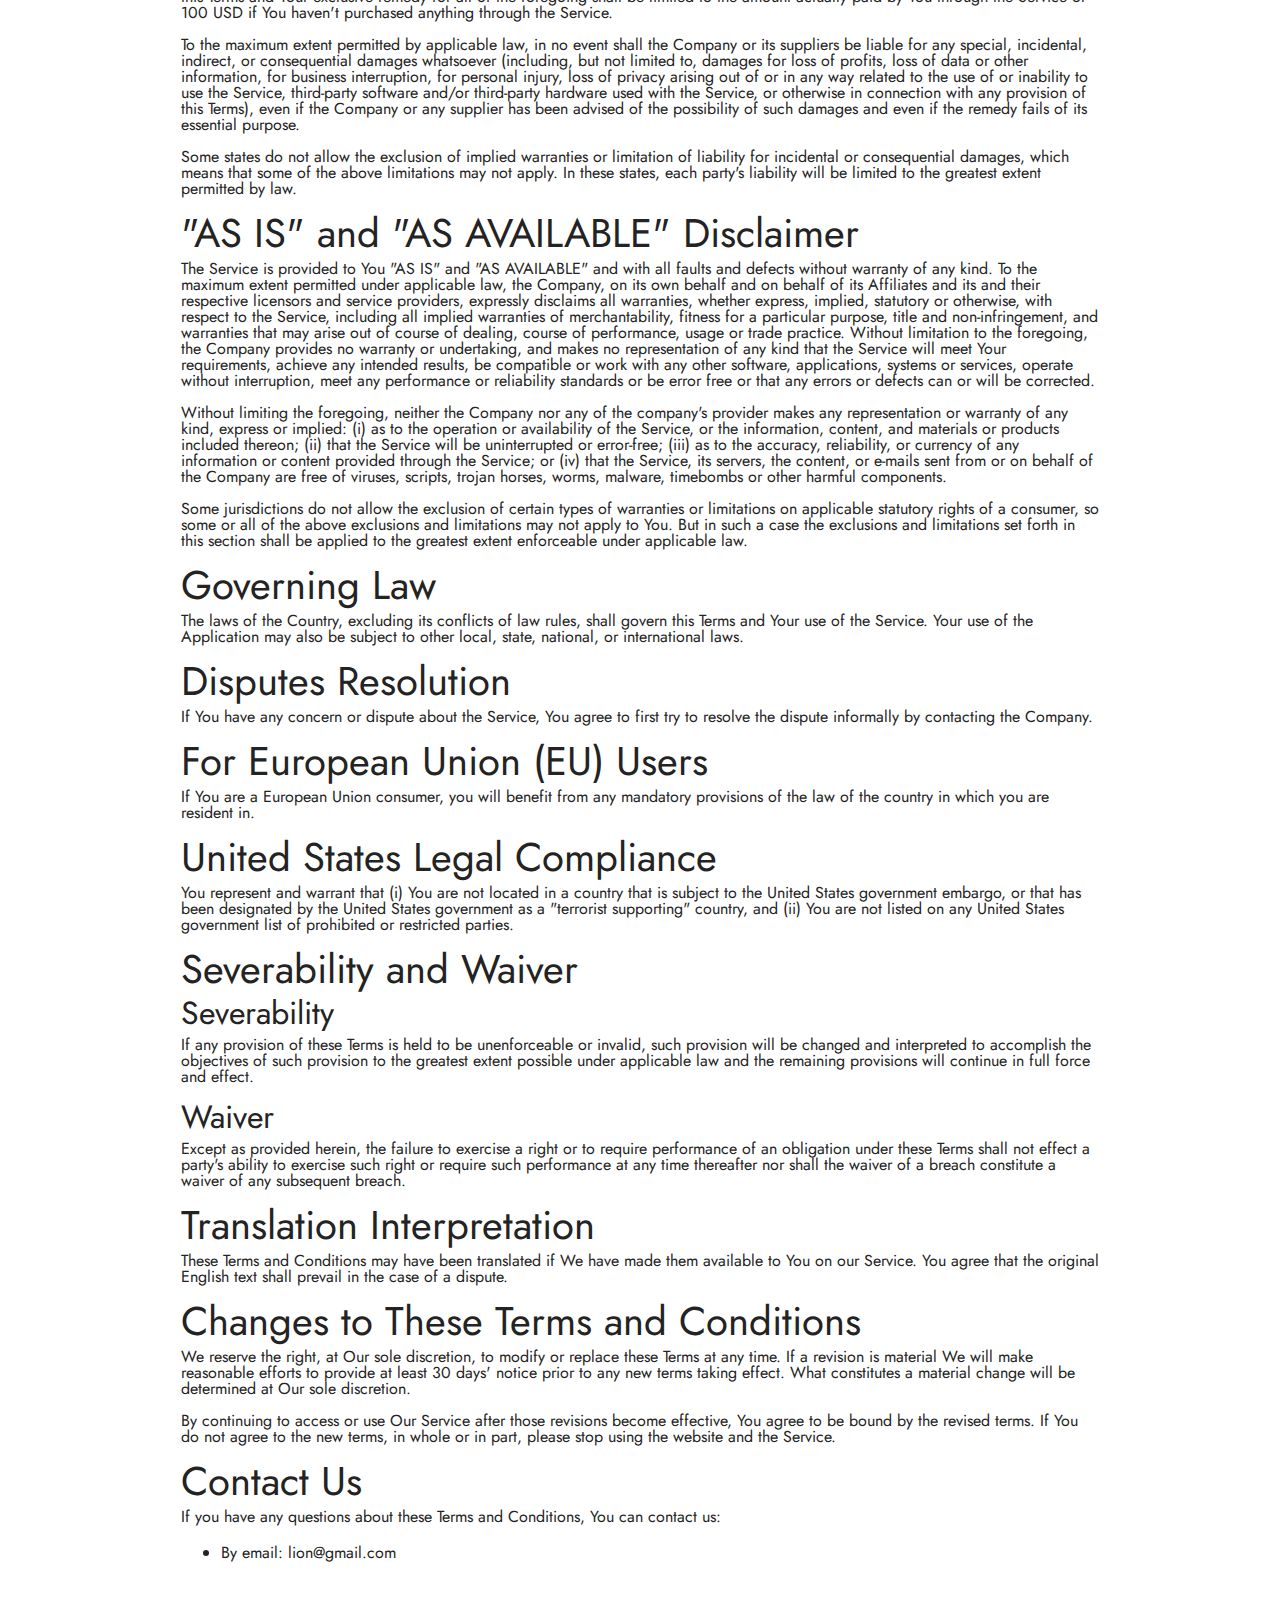
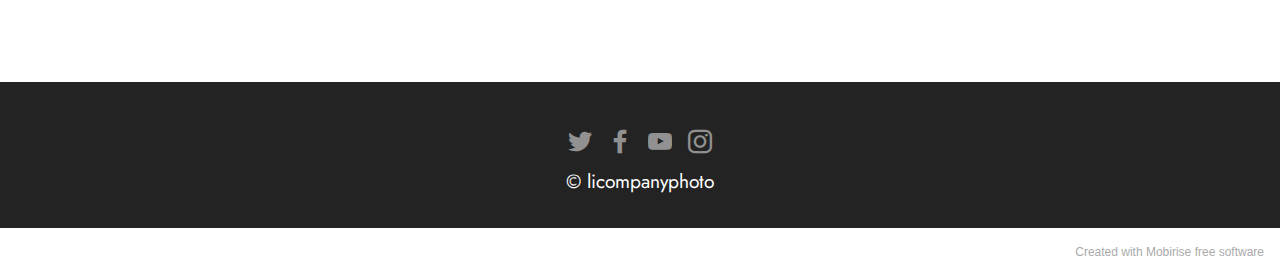
<file: terms.html>
<!DOCTYPE html>
<html  >
<head>
  <!-- Site made with Mobirise Website Builder v5.3.0, https://mobirise.com -->
  <meta charset="UTF-8">
  <meta http-equiv="X-UA-Compatible" content="IE=edge">
  <meta name="generator" content="Mobirise v5.3.0, mobirise.com">
  <meta name="viewport" content="width=device-width, initial-scale=1, minimum-scale=1">
  <link rel="shortcut icon" href="assets/images/mbr-121x121.png" type="image/x-icon">
  <meta name="description" content="">
  
  
  <title>Terms and Conditions</title>
  <link rel="stylesheet" href="assets/tether/tether.min.css">
  <link rel="stylesheet" href="assets/bootstrap/css/bootstrap.min.css">
  <link rel="stylesheet" href="assets/bootstrap/css/bootstrap-grid.min.css">
  <link rel="stylesheet" href="assets/bootstrap/css/bootstrap-reboot.min.css">
  <link rel="stylesheet" href="assets/dropdown/css/style.css">
  <link rel="stylesheet" href="assets/socicon/css/styles.css">
  <link rel="stylesheet" href="assets/theme/css/style.css">
  <link rel="preload" as="style" href="assets/mobirise/css/mbr-additional.css"><link rel="stylesheet" href="assets/mobirise/css/mbr-additional.css" type="text/css">
  
  
  
  
</head>
<body>
  
  <section data-bs-version="5.1" class="menu cid-t9i6uRoyT1" once="menu" id="menu1-u">
    
    <nav class="navbar navbar-dropdown navbar-fixed-top navbar-expand-lg">
        <div class="container">
            <div class="navbar-brand">
                <span class="navbar-logo">
                    <a href="index.html">
                        <img src="assets/images/mbr-121x121.png" alt="Home" style="height: 3.8rem;">
                    </a>
                </span>
                <span class="navbar-caption-wrap"><a class="navbar-caption text-black display-7" href="https://mobiri.se">摄影师</a></span>
            </div>
            <button class="navbar-toggler" type="button" data-toggle="collapse" data-bs-toggle="collapse" data-target="#navbarSupportedContent" data-bs-target="#navbarSupportedContent" aria-controls="navbarNavAltMarkup" aria-expanded="false" aria-label="Toggle navigation">
                <div class="hamburger">
                    <span></span>
                    <span></span>
                    <span></span>
                    <span></span>
                </div>
            </button>
            <div class="collapse navbar-collapse" id="navbarSupportedContent">
                <ul class="navbar-nav nav-dropdown nav-right" data-app-modern-menu="true"><li class="nav-item"><a class="nav-link link text-black text-primary display-4" href="page1.html">Privacy Policy<br></a></li>
                    <li class="nav-item"><a class="nav-link link text-black text-primary display-4" href="page2.html">
                            Terms and Conditions</a></li></ul>
                
                
            </div>
        </div>
    </nav>

</section>

<section class="content5 cid-t9i6RGVgfe" id="content5-v">
    
    <div class="container">
        <div class="row justify-content-center">
            <div class="col-md-12 col-lg-10">
                <h1>Terms and Conditions</h1>
<p>Last updated: June 20, 2022</p>
<p>Please read these terms and conditions carefully before using Our Service.</p>
<h1>Interpretation and Definitions</h1>
<h2>Interpretation</h2>
<p>The words of which the initial letter is capitalized have meanings defined under the following conditions. The following definitions shall have the same meaning regardless of whether they appear in singular or in plural.</p>
<h2>Definitions</h2>
<p>For the purposes of these Terms and Conditions:</p>
<ul>
<li>
<p><strong>Affiliate</strong> means an entity that controls, is controlled by or is under common control with a party, where "control" means ownership of 50% or more of the shares, equity interest or other securities entitled to vote for election of directors or other managing authority.</p>
</li>
<li>
<p><strong>Country</strong> refers to:  Malaysia</p>
</li>
<li>
<p><strong>Company</strong> (referred to as either "the Company", "We", "Us" or "Our" in this Agreement) refers to 摄影师.</p>
</li>
<li>
<p><strong>Device</strong> means any device that can access the Service such as a computer, a cellphone or a digital tablet.</p>
</li>
<li>
<p><strong>Service</strong> refers to the Website.</p>
</li>
<li>
<p><strong>Terms and Conditions</strong> (also referred as "Terms") mean these Terms and Conditions that form the entire agreement between You and the Company regarding the use of the Service. This Terms and Conditions agreement has been created with the help of the <a href="https://www.termsfeed.com/terms-conditions-generator/" target="_blank">TermsFeed Terms and Conditions Generator</a>.</p>
</li>
<li>
<p><strong>Third-party Social Media Service</strong> means any services or content (including data, information, products or services) provided by a third-party that may be displayed, included or made available by the Service.</p>
</li>
<li>
<p><strong>Website</strong> refers to 摄影师, accessible from <a href="https://riksq.github.io/relos/" rel="external nofollow noopener" target="_blank">https://riksq.github.io/relos/</a></p>
</li>
<li>
<p><strong>You</strong> means the individual accessing or using the Service, or the company, or other legal entity on behalf of which such individual is accessing or using the Service, as applicable.</p>
</li>
</ul>
<h1>Acknowledgment</h1>
<p>These are the Terms and Conditions governing the use of this Service and the agreement that operates between You and the Company. These Terms and Conditions set out the rights and obligations of all users regarding the use of the Service.</p>
<p>Your access to and use of the Service is conditioned on Your acceptance of and compliance with these Terms and Conditions. These Terms and Conditions apply to all visitors, users and others who access or use the Service.</p>
<p>By accessing or using the Service You agree to be bound by these Terms and Conditions. If You disagree with any part of these Terms and Conditions then You may not access the Service.</p>
<p>You represent that you are over the age of 18. The Company does not permit those under 18 to use the Service.</p>
<p>Your access to and use of the Service is also conditioned on Your acceptance of and compliance with the Privacy Policy of the Company. Our Privacy Policy describes Our policies and procedures on the collection, use and disclosure of Your personal information when You use the Application or the Website and tells You about Your privacy rights and how the law protects You. Please read Our Privacy Policy carefully before using Our Service.</p>
<h1>Links to Other Websites</h1>
<p>Our Service may contain links to third-party web sites or services that are not owned or controlled by the Company.</p>
<p>The Company has no control over, and assumes no responsibility for, the content, privacy policies, or practices of any third party web sites or services. You further acknowledge and agree that the Company shall not be responsible or liable, directly or indirectly, for any damage or loss caused or alleged to be caused by or in connection with the use of or reliance on any such content, goods or services available on or through any such web sites or services.</p>
<p>We strongly advise You to read the terms and conditions and privacy policies of any third-party web sites or services that You visit.</p>
<h1>Termination</h1>
<p>We may terminate or suspend Your access immediately, without prior notice or liability, for any reason whatsoever, including without limitation if You breach these Terms and Conditions.</p>
<p>Upon termination, Your right to use the Service will cease immediately.</p>
<h1>Limitation of Liability</h1>
<p>Notwithstanding any damages that You might incur, the entire liability of the Company and any of its suppliers under any provision of this Terms and Your exclusive remedy for all of the foregoing shall be limited to the amount actually paid by You through the Service or 100 USD if You haven't purchased anything through the Service.</p>
<p>To the maximum extent permitted by applicable law, in no event shall the Company or its suppliers be liable for any special, incidental, indirect, or consequential damages whatsoever (including, but not limited to, damages for loss of profits, loss of data or other information, for business interruption, for personal injury, loss of privacy arising out of or in any way related to the use of or inability to use the Service, third-party software and/or third-party hardware used with the Service, or otherwise in connection with any provision of this Terms), even if the Company or any supplier has been advised of the possibility of such damages and even if the remedy fails of its essential purpose.</p>
<p>Some states do not allow the exclusion of implied warranties or limitation of liability for incidental or consequential damages, which means that some of the above limitations may not apply. In these states, each party's liability will be limited to the greatest extent permitted by law.</p>
<h1>"AS IS" and "AS AVAILABLE" Disclaimer</h1>
<p>The Service is provided to You "AS IS" and "AS AVAILABLE" and with all faults and defects without warranty of any kind. To the maximum extent permitted under applicable law, the Company, on its own behalf and on behalf of its Affiliates and its and their respective licensors and service providers, expressly disclaims all warranties, whether express, implied, statutory or otherwise, with respect to the Service, including all implied warranties of merchantability, fitness for a particular purpose, title and non-infringement, and warranties that may arise out of course of dealing, course of performance, usage or trade practice. Without limitation to the foregoing, the Company provides no warranty or undertaking, and makes no representation of any kind that the Service will meet Your requirements, achieve any intended results, be compatible or work with any other software, applications, systems or services, operate without interruption, meet any performance or reliability standards or be error free or that any errors or defects can or will be corrected.</p>
<p>Without limiting the foregoing, neither the Company nor any of the company's provider makes any representation or warranty of any kind, express or implied: (i) as to the operation or availability of the Service, or the information, content, and materials or products included thereon; (ii) that the Service will be uninterrupted or error-free; (iii) as to the accuracy, reliability, or currency of any information or content provided through the Service; or (iv) that the Service, its servers, the content, or e-mails sent from or on behalf of the Company are free of viruses, scripts, trojan horses, worms, malware, timebombs or other harmful components.</p>
<p>Some jurisdictions do not allow the exclusion of certain types of warranties or limitations on applicable statutory rights of a consumer, so some or all of the above exclusions and limitations may not apply to You. But in such a case the exclusions and limitations set forth in this section shall be applied to the greatest extent enforceable under applicable law.</p>
<h1>Governing Law</h1>
<p>The laws of the Country, excluding its conflicts of law rules, shall govern this Terms and Your use of the Service. Your use of the Application may also be subject to other local, state, national, or international laws.</p>
<h1>Disputes Resolution</h1>
<p>If You have any concern or dispute about the Service, You agree to first try to resolve the dispute informally by contacting the Company.</p>
<h1>For European Union (EU) Users</h1>
<p>If You are a European Union consumer, you will benefit from any mandatory provisions of the law of the country in which you are resident in.</p>
<h1>United States Legal Compliance</h1>
<p>You represent and warrant that (i) You are not located in a country that is subject to the United States government embargo, or that has been designated by the United States government as a "terrorist supporting" country, and (ii) You are not listed on any United States government list of prohibited or restricted parties.</p>
<h1>Severability and Waiver</h1>
<h2>Severability</h2>
<p>If any provision of these Terms is held to be unenforceable or invalid, such provision will be changed and interpreted to accomplish the objectives of such provision to the greatest extent possible under applicable law and the remaining provisions will continue in full force and effect.</p>
<h2>Waiver</h2>
<p>Except as provided herein, the failure to exercise a right or to require performance of an obligation under these Terms shall not effect a party's ability to exercise such right or require such performance at any time thereafter nor shall the waiver of a breach constitute a waiver of any subsequent breach.</p>
<h1>Translation Interpretation</h1>
<p>These Terms and Conditions may have been translated if We have made them available to You on our Service.
You agree that the original English text shall prevail in the case of a dispute.</p>
<h1>Changes to These Terms and Conditions</h1>
<p>We reserve the right, at Our sole discretion, to modify or replace these Terms at any time. If a revision is material We will make reasonable efforts to provide at least 30 days' notice prior to any new terms taking effect. What constitutes a material change will be determined at Our sole discretion.</p>
<p>By continuing to access or use Our Service after those revisions become effective, You agree to be bound by the revised terms. If You do not agree to the new terms, in whole or in part, please stop using the website and the Service.</p>
<h1>Contact Us</h1>
<p>If you have any questions about these Terms and Conditions, You can contact us:</p>
<ul>
<li>By email: lion@gmail.com</li>
</ul>
            </div>
        </div>
    </div>
</section>

<section data-bs-version="5.1" class="footer3 cid-s48P1Icc8J" once="footers" id="footer3-q">

    

    

    <div class="container">
        <div class="media-container-row align-center mbr-white">
            <div class="row row-links">
                <ul class="foot-menu">
                    
                    
                    
                    
                    
                <li class="foot-menu-item mbr-fonts-style display-7"></li><li class="foot-menu-item mbr-fonts-style display-7"></li><li class="foot-menu-item mbr-fonts-style display-7"></li></ul>
            </div>
            <div class="row social-row">
                <div class="social-list align-right pb-2">
                    
                    
                    
                    
                    
                    
                <div class="soc-item">
                        <a href="https://twitter.com/mobirise" target="_blank">
                            <span class="socicon-twitter socicon mbr-iconfont mbr-iconfont-social"></span>
                        </a>
                    </div><div class="soc-item">
                        <a href="https://www.facebook.com/" target="_blank">
                            <span class="mbr-iconfont mbr-iconfont-social socicon-facebook socicon"></span>
                        </a>
                    </div><div class="soc-item">
                        <a href="https://www.youtube.com/c/" target="_blank">
                            <span class="mbr-iconfont mbr-iconfont-social socicon-youtube socicon"></span>
                        </a>
                    </div><div class="soc-item">
                        <a href="https://instagram.com/" target="_blank">
                            <span class="mbr-iconfont mbr-iconfont-social socicon-instagram socicon"></span>
                        </a>
                    </div></div>
            </div>
           
            <div class="row row-copirayt">
                <p class="mbr-text mb-0 mbr-fonts-style mbr-white align-center display-7">
                    © licompanyphoto</p>
            </div>
        </div>
    </div>
</section><section style="background-color: #fff; font-family: -apple-system, BlinkMacSystemFont, 'Segoe UI', 'Roboto', 'Helvetica Neue', Arial, sans-serif; color:#aaa; font-size:12px; padding: 0; align-items: center; display: flex;"><a href="https://mobirise.site/r" style="flex: 1 1; height: 3rem; padding-left: 1rem;"></a><p style="flex: 0 0 auto; margin:0; padding-right:1rem;"><a href="https://mobirise.site/i" style="color:#aaa;">Created with Mobirise</a> free software</p></section><script src="assets/web/assets/jquery/jquery.min.js"></script>  <script src="assets/popper/popper.min.js"></script>  <script src="assets/tether/tether.min.js"></script>  <script src="assets/bootstrap/js/bootstrap.min.js"></script>  <script src="assets/smoothscroll/smooth-scroll.js"></script>  <script src="assets/dropdown/js/nav-dropdown.js"></script>  <script src="assets/dropdown/js/navbar-dropdown.js"></script>  <script src="assets/touchswipe/jquery.touch-swipe.min.js"></script>  <script src="assets/theme/js/script.js"></script>  
  
  
</body>
</html>
</file>
<file: assets/web/assets/mobirise-icons2/mobirise2.css>
@font-face {
  font-family: 'Moririse2';
  font-display: swap;
  src:  url('mobirise2.eot?f2bix4');
  src:  url('mobirise2.eot?f2bix4#iefix') format('embedded-opentype'),
    url('mobirise2.ttf?f2bix4') format('truetype'),
    url('mobirise2.woff?f2bix4') format('woff'),
    url('mobirise2.svg?f2bix4#mobirise2') format('svg');
  font-weight: normal;
  font-style: normal;
}

[class^="mobi-"], [class*=" mobi-"] {
  /* use !important to prevent issues with browser extensions that change fonts */
  font-family: 'Moririse2' !important;
  speak: none;
  font-style: normal;
  font-weight: normal;
  font-variant: normal;
  text-transform: none;
  line-height: 1;

  /* Better Font Rendering =========== */
  -webkit-font-smoothing: antialiased;
  -moz-osx-font-smoothing: grayscale;
}

.mobi-mbri-add-submenu:before {
  content: "\e900";
}
.mobi-mbri-alert:before {
  content: "\e901";
}
.mobi-mbri-align-center:before {
  content: "\e902";
}
.mobi-mbri-align-justify:before {
  content: "\e903";
}
.mobi-mbri-align-left:before {
  content: "\e904";
}
.mobi-mbri-align-right:before {
  content: "\e905";
}
.mobi-mbri-android:before {
  content: "\e906";
}
.mobi-mbri-apple:before {
  content: "\e907";
}
.mobi-mbri-arrow-down:before {
  content: "\e908";
}
.mobi-mbri-arrow-next:before {
  content: "\e909";
}
.mobi-mbri-arrow-prev:before {
  content: "\e90a";
}
.mobi-mbri-arrow-up:before {
  content: "\e90b";
}
.mobi-mbri-bold:before {
  content: "\e90c";
}
.mobi-mbri-bookmark:before {
  content: "\e90d";
}
.mobi-mbri-bootstrap:before {
  content: "\e90e";
}
.mobi-mbri-briefcase:before {
  content: "\e90f";
}
.mobi-mbri-browse:before {
  content: "\e910";
}
.mobi-mbri-bulleted-list:before {
  content: "\e911";
}
.mobi-mbri-calendar:before {
  content: "\e912";
}
.mobi-mbri-camera:before {
  content: "\e913";
}
.mobi-mbri-cart-add:before {
  content: "\e914";
}
.mobi-mbri-cart-full:before {
  content: "\e915";
}
.mobi-mbri-cash:before {
  content: "\e916";
}
.mobi-mbri-change-style:before {
  content: "\e917";
}
.mobi-mbri-chat:before {
  content: "\e918";
}
.mobi-mbri-clock:before {
  content: "\e919";
}
.mobi-mbri-close:before {
  content: "\e91a";
}
.mobi-mbri-cloud:before {
  content: "\e91b";
}
.mobi-mbri-code:before {
  content: "\e91c";
}
.mobi-mbri-contact-form:before {
  content: "\e91d";
}
.mobi-mbri-credit-card:before {
  content: "\e91e";
}
.mobi-mbri-cursor-click:before {
  content: "\e91f";
}
.mobi-mbri-cust-feedback:before {
  content: "\e920";
}
.mobi-mbri-database:before {
  content: "\e921";
}
.mobi-mbri-delivery:before {
  content: "\e922";
}
.mobi-mbri-desktop:before {
  content: "\e923";
}
.mobi-mbri-devices:before {
  content: "\e924";
}
.mobi-mbri-down:before {
  content: "\e925";
}
.mobi-mbri-download-2:before {
  content: "\e926";
}
.mobi-mbri-download:before {
  content: "\e927";
}
.mobi-mbri-drag-n-drop-2:before {
  content: "\e928";
}
.mobi-mbri-drag-n-drop:before {
  content: "\e929";
}
.mobi-mbri-edit-2:before {
  content: "\e92a";
}
.mobi-mbri-edit:before {
  content: "\e92b";
}
.mobi-mbri-error:before {
  content: "\e92c";
}
.mobi-mbri-extension:before {
  content: "\e92d";
}
.mobi-mbri-features:before {
  content: "\e92e";
}
.mobi-mbri-file:before {
  content: "\e92f";
}
.mobi-mbri-flag:before {
  content: "\e930";
}
.mobi-mbri-folder:before {
  content: "\e931";
}
.mobi-mbri-gift:before {
  content: "\e932";
}
.mobi-mbri-github:before {
  content: "\e933";
}
.mobi-mbri-globe-2:before {
  content: "\e934";
}
.mobi-mbri-globe:before {
  content: "\e935";
}
.mobi-mbri-growing-chart:before {
  content: "\e936";
}
.mobi-mbri-hearth:before {
  content: "\e937";
}
.mobi-mbri-help:before {
  content: "\e938";
}
.mobi-mbri-home:before {
  content: "\e939";
}
.mobi-mbri-hot-cup:before {
  content: "\e93a";
}
.mobi-mbri-idea:before {
  content: "\e93b";
}
.mobi-mbri-image-gallery:before {
  content: "\e93c";
}
.mobi-mbri-image-slider:before {
  content: "\e93d";
}
.mobi-mbri-info:before {
  content: "\e93e";
}
.mobi-mbri-italic:before {
  content: "\e93f";
}
.mobi-mbri-key:before {
  content: "\e940";
}
.mobi-mbri-laptop:before {
  content: "\e941";
}
.mobi-mbri-layers:before {
  content: "\e942";
}
.mobi-mbri-left-right:before {
  content: "\e943";
}
.mobi-mbri-left:before {
  content: "\e944";
}
.mobi-mbri-letter:before {
  content: "\e945";
}
.mobi-mbri-like:before {
  content: "\e946";
}
.mobi-mbri-link:before {
  content: "\e947";
}
.mobi-mbri-lock:before {
  content: "\e948";
}
.mobi-mbri-login:before {
  content: "\e949";
}
.mobi-mbri-logout:before {
  content: "\e94a";
}
.mobi-mbri-magic-stick:before {
  content: "\e94b";
}
.mobi-mbri-map-pin:before {
  content: "\e94c";
}
.mobi-mbri-menu:before {
  content: "\e94d";
}
.mobi-mbri-mobile-2:before {
  content: "\e94e";
}
.mobi-mbri-mobile-horizontal:before {
  content: "\e94f";
}
.mobi-mbri-mobile:before {
  content: "\e950";
}
.mobi-mbri-mobirise:before {
  content: "\e951";
}
.mobi-mbri-more-horizontal:before {
  content: "\e952";
}
.mobi-mbri-more-vertical:before {
  content: "\e953";
}
.mobi-mbri-music:before {
  content: "\e954";
}
.mobi-mbri-new-file:before {
  content: "\e955";
}
.mobi-mbri-numbered-list:before {
  content: "\e956";
}
.mobi-mbri-opened-folder:before {
  content: "\e957";
}
.mobi-mbri-pages:before {
  content: "\e958";
}
.mobi-mbri-paper-plane:before {
  content: "\e959";
}
.mobi-mbri-paperclip:before {
  content: "\e95a";
}
.mobi-mbri-phone:before {
  content: "\e95b";
}
.mobi-mbri-photo:before {
  content: "\e95c";
}
.mobi-mbri-photos:before {
  content: "\e95d";
}
.mobi-mbri-pin:before {
  content: "\e95e";
}
.mobi-mbri-play:before {
  content: "\e95f";
}
.mobi-mbri-plus:before {
  content: "\e960";
}
.mobi-mbri-preview:before {
  content: "\e961";
}
.mobi-mbri-print:before {
  content: "\e962";
}
.mobi-mbri-protect:before {
  content: "\e963";
}
.mobi-mbri-question:before {
  content: "\e964";
}
.mobi-mbri-quote-left:before {
  content: "\e965";
}
.mobi-mbri-quote-right:before {
  content: "\e966";
}
.mobi-mbri-redo:before {
  content: "\e967";
}
.mobi-mbri-refresh:before {
  content: "\e968";
}
.mobi-mbri-responsive-2:before {
  content: "\e969";
}
.mobi-mbri-responsive:before {
  content: "\e96a";
}
.mobi-mbri-right:before {
  content: "\e96b";
}
.mobi-mbri-rocket:before {
  content: "\e96c";
}
.mobi-mbri-sad-face:before {
  content: "\e96d";
}
.mobi-mbri-sale:before {
  content: "\e96e";
}
.mobi-mbri-save:before {
  content: "\e96f";
}
.mobi-mbri-search:before {
  content: "\e970";
}
.mobi-mbri-setting-2:before {
  content: "\e971";
}
.mobi-mbri-setting-3:before {
  content: "\e972";
}
.mobi-mbri-setting:before {
  content: "\e973";
}
.mobi-mbri-share:before {
  content: "\e974";
}
.mobi-mbri-shopping-bag:before {
  content: "\e975";
}
.mobi-mbri-shopping-basket:before {
  content: "\e976";
}
.mobi-mbri-shopping-cart:before {
  content: "\e977";
}
.mobi-mbri-sites:before {
  content: "\e978";
}
.mobi-mbri-smile-face:before {
  content: "\e979";
}
.mobi-mbri-speed:before {
  content: "\e97a";
}
.mobi-mbri-star:before {
  content: "\e97b";
}
.mobi-mbri-success:before {
  content: "\e97c";
}
.mobi-mbri-sun:before {
  content: "\e97d";
}
.mobi-mbri-sun2:before {
  content: "\e97e";
}
.mobi-mbri-tablet-vertical:before {
  content: "\e97f";
}
.mobi-mbri-tablet:before {
  content: "\e980";
}
.mobi-mbri-target:before {
  content: "\e981";
}
.mobi-mbri-timer:before {
  content: "\e982";
}
.mobi-mbri-to-ftp:before {
  content: "\e983";
}
.mobi-mbri-to-local-drive:before {
  content: "\e984";
}
.mobi-mbri-touch-swipe:before {
  content: "\e985";
}
.mobi-mbri-touch:before {
  content: "\e986";
}
.mobi-mbri-trash:before {
  content: "\e987";
}
.mobi-mbri-underline:before {
  content: "\e988";
}
.mobi-mbri-undo:before {
  content: "\e989";
}
.mobi-mbri-unlink:before {
  content: "\e98a";
}
.mobi-mbri-unlock:before {
  content: "\e98b";
}
.mobi-mbri-up-down:before {
  content: "\e98c";
}
.mobi-mbri-up:before {
  content: "\e98d";
}
.mobi-mbri-update:before {
  content: "\e98e";
}
.mobi-mbri-upload-2:before {
  content: "\e98f";
}
.mobi-mbri-upload:before {
  content: "\e990";
}
.mobi-mbri-user-2:before {
  content: "\e991";
}
.mobi-mbri-user:before {
  content: "\e992";
}
.mobi-mbri-users:before {
  content: "\e993";
}
.mobi-mbri-video-play:before {
  content: "\e994";
}
.mobi-mbri-video:before {
  content: "\e995";
}
.mobi-mbri-watch:before {
  content: "\e996";
}
.mobi-mbri-website-theme-2:before {
  content: "\e997";
}
.mobi-mbri-website-theme:before {
  content: "\e998";
}
.mobi-mbri-wifi:before {
  content: "\e999";
}
.mobi-mbri-windows:before {
  content: "\e99a";
}
.mobi-mbri-zoom-in:before {
  content: "\e99b";
}
.mobi-mbri-zoom-out:before {
  content: "\e99c";
}
</file>
<file: assets/dropdown/css/style.css>
.navbar-dropdown {
  left: 0;
  padding: 0;
  position: absolute;
  right: 0;
  top: 0;
  transition: all 0.45s ease;
  z-index: 1030;
  background: #282828; }
  .navbar-dropdown .navbar-logo {
    margin-right: 0.8rem;
    transition: margin 0.3s ease-in-out;
    vertical-align: middle; }
    .navbar-dropdown .navbar-logo img {
      height: 3.125rem;
      transition: all 0.3s ease-in-out; }
    .navbar-dropdown .navbar-logo.mbr-iconfont {
      font-size: 3.125rem;
      line-height: 3.125rem; }
  .navbar-dropdown .navbar-caption {
    font-weight: 700;
    white-space: normal;
    vertical-align: -4px;
    line-height: 3.125rem !important; }
    .navbar-dropdown .navbar-caption, .navbar-dropdown .navbar-caption:hover {
      color: inherit;
      text-decoration: none; }
  .navbar-dropdown .mbr-iconfont + .navbar-caption {
    vertical-align: -1px; }
  .navbar-dropdown.navbar-fixed-top {
    position: fixed; }
  .navbar-dropdown .navbar-brand span {
    vertical-align: -4px; }
  .navbar-dropdown.bg-color.transparent {
    background: none; }
  .navbar-dropdown.navbar-short .navbar-brand {
    padding: 0.625rem 0; }
    .navbar-dropdown.navbar-short .navbar-brand span {
      vertical-align: -1px; }
  .navbar-dropdown.navbar-short .navbar-caption {
    line-height: 2.375rem !important;
    vertical-align: -2px; }
  .navbar-dropdown.navbar-short .navbar-logo {
    margin-right: 0.5rem; }
    .navbar-dropdown.navbar-short .navbar-logo img {
      height: 2.375rem; }
    .navbar-dropdown.navbar-short .navbar-logo.mbr-iconfont {
      font-size: 2.375rem;
      line-height: 2.375rem; }
  .navbar-dropdown.navbar-short .mbr-table-cell {
    height: 3.625rem; }
  .navbar-dropdown .navbar-close {
    left: 0.6875rem;
    position: fixed;
    top: 0.75rem;
    z-index: 1000; }
  .navbar-dropdown .hamburger-icon {
    content: "";
    display: inline-block;
    vertical-align: middle;
    width: 16px;
    -webkit-box-shadow: 0 -6px 0 1px #282828,0 0 0 1px #282828,0 6px 0 1px #282828;
    -moz-box-shadow: 0 -6px 0 1px #282828,0 0 0 1px #282828,0 6px 0 1px #282828;
    box-shadow: 0 -6px 0 1px #282828,0 0 0 1px #282828,0 6px 0 1px #282828; }

.dropdown-menu .dropdown-toggle[data-toggle="dropdown-submenu"]::after {
  border-bottom: 0.35em solid transparent;
  border-left: 0.35em solid;
  border-right: 0;
  border-top: 0.35em solid transparent;
  margin-left: 0.3rem; }

.dropdown-menu .dropdown-item:focus {
  outline: 0; }

.nav-dropdown {
  font-size: 0.75rem;
  font-weight: 500;
  height: auto !important; }
  .nav-dropdown .nav-btn {
    padding-left: 1rem; }
  .nav-dropdown .link {
    margin: .667em 1.667em;
    font-weight: 500;
    padding: 0;
    transition: color .2s ease-in-out; }
    .nav-dropdown .link.dropdown-toggle {
      margin-right: 2.583em; }
      .nav-dropdown .link.dropdown-toggle::after {
        margin-left: .25rem;
        border-top: 0.35em solid;
        border-right: 0.35em solid transparent;
        border-left: 0.35em solid transparent;
        border-bottom: 0; }
      .nav-dropdown .link.dropdown-toggle[aria-expanded="true"] {
        margin: 0;
        padding: 0.667em 3.263em  0.667em 1.667em; }
  .nav-dropdown .link::after,
  .nav-dropdown .dropdown-item::after {
    color: inherit; }
  .nav-dropdown .btn {
    font-size: 0.75rem;
    font-weight: 700;
    letter-spacing: 0;
    margin-bottom: 0;
    padding-left: 1.25rem;
    padding-right: 1.25rem; }
  .nav-dropdown .dropdown-menu {
    border-radius: 0;
    border: 0;
    left: 0;
    margin: 0;
    padding-bottom: 1.25rem;
    padding-top: 1.25rem;
    position: relative; }
  .nav-dropdown .dropdown-submenu {
    margin-left: 0.125rem;
    top: 0; }
  .nav-dropdown .dropdown-item {
    font-weight: 500;
    line-height: 2;
    padding: 0.3846em 4.615em 0.3846em 1.5385em;
    position: relative;
    transition: color .2s ease-in-out, background-color .2s ease-in-out; }
    .nav-dropdown .dropdown-item::after {
      margin-top: -0.3077em;
      position: absolute;
      right: 1.1538em;
      top: 50%; }
    .nav-dropdown .dropdown-item:focus, .nav-dropdown .dropdown-item:hover {
      background: none; }

@media (max-width: 767px) {
  .nav-dropdown.navbar-toggleable-sm {
    bottom: 0;
    display: none;
    left: 0;
    overflow-x: hidden;
    position: fixed;
    top: 0;
    transform: translateX(-100%);
    -ms-transform: translateX(-100%);
    -webkit-transform: translateX(-100%);
    width: 18.75rem;
    z-index: 999; } }
.nav-dropdown.navbar-toggleable-xl {
  bottom: 0;
  display: none;
  left: 0;
  overflow-x: hidden;
  position: fixed;
  top: 0;
  transform: translateX(-100%);
  -ms-transform: translateX(-100%);
  -webkit-transform: translateX(-100%);
  width: 18.75rem;
  z-index: 999; }

.nav-dropdown-sm {
  display: block !important;
  overflow-x: hidden;
  overflow: auto;
  padding-top: 3.875rem; }
  .nav-dropdown-sm::after {
    content: "";
    display: block;
    height: 3rem;
    width: 100%; }
  .nav-dropdown-sm.collapse.in ~ .navbar-close {
    display: block !important; }
  .nav-dropdown-sm.collapsing, .nav-dropdown-sm.collapse.in {
    transform: translateX(0);
    -ms-transform: translateX(0);
    -webkit-transform: translateX(0);
    transition: all 0.25s ease-out;
    -webkit-transition: all 0.25s ease-out;
    background: #282828; }
  .nav-dropdown-sm.collapsing[aria-expanded="false"] {
    transform: translateX(-100%);
    -ms-transform: translateX(-100%);
    -webkit-transform: translateX(-100%); }
  .nav-dropdown-sm .nav-item {
    display: block;
    margin-left: 0 !important;
    padding-left: 0; }
  .nav-dropdown-sm .link,
  .nav-dropdown-sm .dropdown-item {
    border-top: 1px dotted rgba(255, 255, 255, 0.1);
    font-size: 0.8125rem;
    line-height: 1.6;
    margin: 0 !important;
    padding: 0.875rem 2.4rem 0.875rem 1.5625rem !important;
    position: relative;
    white-space: normal; }
    .nav-dropdown-sm .link:focus, .nav-dropdown-sm .link:hover,
    .nav-dropdown-sm .dropdown-item:focus,
    .nav-dropdown-sm .dropdown-item:hover {
      background: rgba(0, 0, 0, 0.2) !important;
      color: #c0a375; }
  .nav-dropdown-sm .nav-btn {
    position: relative;
    padding: 1.5625rem 1.5625rem 0 1.5625rem; }
    .nav-dropdown-sm .nav-btn::before {
      border-top: 1px dotted rgba(255, 255, 255, 0.1);
      content: "";
      left: 0;
      position: absolute;
      top: 0;
      width: 100%; }
    .nav-dropdown-sm .nav-btn + .nav-btn {
      padding-top: 0.625rem; }
      .nav-dropdown-sm .nav-btn + .nav-btn::before {
        display: none; }
  .nav-dropdown-sm .btn {
    padding: 0.625rem 0; }
  .nav-dropdown-sm .dropdown-toggle[data-toggle="dropdown-submenu"]::after {
    margin-left: .25rem;
    border-top: 0.35em solid;
    border-right: 0.35em solid transparent;
    border-left: 0.35em solid transparent;
    border-bottom: 0; }
  .nav-dropdown-sm .dropdown-toggle[data-toggle="dropdown-submenu"][aria-expanded="true"]::after {
    border-top: 0;
    border-right: 0.35em solid transparent;
    border-left: 0.35em solid transparent;
    border-bottom: 0.35em solid; }
  .nav-dropdown-sm .dropdown-menu {
    margin: 0;
    padding: 0;
    position: relative;
    top: 0;
    left: 0;
    width: 100%;
    border: 0;
    float: none;
    border-radius: 0;
    background: none; }
  .nav-dropdown-sm .dropdown-submenu {
    left: 100%;
    margin-left: 0.125rem;
    margin-top: -1.25rem;
    top: 0; }

.navbar-toggleable-sm .nav-dropdown .dropdown-menu {
  position: absolute; }

.navbar-toggleable-sm .nav-dropdown .dropdown-submenu {
  left: 100%;
  margin-left: 0.125rem;
  margin-top: -1.25rem;
  top: 0; }

.navbar-toggleable-sm.opened .nav-dropdown .dropdown-menu {
  position: relative; }

.navbar-toggleable-sm.opened .nav-dropdown .dropdown-submenu {
  left: 0;
  margin-left: 00rem;
  margin-top: 0rem;
  top: 0; }

.is-builder .nav-dropdown.collapsing {
  transition: none !important; }

/*# sourceMappingURL=style.css.map */
</file>
<file: assets/socicon/css/styles.css>
@charset "UTF-8";

@font-face {
  font-family: 'Socicon';
  src:  url('../fonts/socicon.eot');
  src:  url('../fonts/socicon.eot?#iefix') format('embedded-opentype'),
    url('../fonts/socicon.woff2') format('woff2'),
    url('../fonts/socicon.ttf') format('truetype'),
    url('../fonts/socicon.woff') format('woff'),
    url('../fonts/socicon.svg#socicon') format('svg');
  font-weight: normal;
  font-style: normal;
  font-display: swap;
}

[data-icon]:before {
  font-family: "socicon" !important;
  content: attr(data-icon);
  font-style: normal !important;
  font-weight: normal !important;
  font-variant: normal !important;
  text-transform: none !important;
  speak: none;
  line-height: 1;
  -webkit-font-smoothing: antialiased;
  -moz-osx-font-smoothing: grayscale;
}

[class^="socicon-"], [class*=" socicon-"] {
  /* use !important to prevent issues with browser extensions that change fonts */
  font-family: 'Socicon' !important;
  speak: none;
  font-style: normal;
  font-weight: normal;
  font-variant: normal;
  text-transform: none;
  line-height: 1;

  /* Better Font Rendering =========== */
  -webkit-font-smoothing: antialiased;
  -moz-osx-font-smoothing: grayscale;
}

.socicon-eitaa:before {
  content: "\e97c";
}
.socicon-soroush:before {
  content: "\e97d";
}
.socicon-bale:before {
  content: "\e97e";
}
.socicon-zazzle:before {
  content: "\e97b";
}
.socicon-society6:before {
  content: "\e97a";
}
.socicon-redbubble:before {
  content: "\e979";
}
.socicon-avvo:before {
  content: "\e978";
}
.socicon-stitcher:before {
  content: "\e977";
}
.socicon-googlehangouts:before {
  content: "\e974";
}
.socicon-dlive:before {
  content: "\e975";
}
.socicon-vsco:before {
  content: "\e976";
}
.socicon-flipboard:before {
  content: "\e973";
}
.socicon-ubuntu:before {
  content: "\e958";
}
.socicon-artstation:before {
  content: "\e959";
}
.socicon-invision:before {
  content: "\e95a";
}
.socicon-torial:before {
  content: "\e95b";
}
.socicon-collectorz:before {
  content: "\e95c";
}
.socicon-seenthis:before {
  content: "\e95d";
}
.socicon-googleplaymusic:before {
  content: "\e95e";
}
.socicon-debian:before {
  content: "\e95f";
}
.socicon-filmfreeway:before {
  content: "\e960";
}
.socicon-gnome:before {
  content: "\e961";
}
.socicon-itchio:before {
  content: "\e962";
}
.socicon-jamendo:before {
  content: "\e963";
}
.socicon-mix:before {
  content: "\e964";
}
.socicon-sharepoint:before {
  content: "\e965";
}
.socicon-tinder:before {
  content: "\e966";
}
.socicon-windguru:before {
  content: "\e967";
}
.socicon-cdbaby:before {
  content: "\e968";
}
.socicon-elementaryos:before {
  content: "\e969";
}
.socicon-stage32:before {
  content: "\e96a";
}
.socicon-tiktok:before {
  content: "\e96b";
}
.socicon-gitter:before {
  content: "\e96c";
}
.socicon-letterboxd:before {
  content: "\e96d";
}
.socicon-threema:before {
  content: "\e96e";
}
.socicon-splice:before {
  content: "\e96f";
}
.socicon-metapop:before {
  content: "\e970";
}
.socicon-naver:before {
  content: "\e971";
}
.socicon-remote:before {
  content: "\e972";
}
.socicon-internet:before {
  content: "\e957";
}
.socicon-moddb:before {
  content: "\e94b";
}
.socicon-indiedb:before {
  content: "\e94c";
}
.socicon-traxsource:before {
  content: "\e94d";
}
.socicon-gamefor:before {
  content: "\e94e";
}
.socicon-pixiv:before {
  content: "\e94f";
}
.socicon-myanimelist:before {
  content: "\e950";
}
.socicon-blackberry:before {
  content: "\e951";
}
.socicon-wickr:before {
  content: "\e952";
}
.socicon-spip:before {
  content: "\e953";
}
.socicon-napster:before {
  content: "\e954";
}
.socicon-beatport:before {
  content: "\e955";
}
.socicon-hackerone:before {
  content: "\e956";
}
.socicon-hackernews:before {
  content: "\e946";
}
.socicon-smashwords:before {
  content: "\e947";
}
.socicon-kobo:before {
  content: "\e948";
}
.socicon-bookbub:before {
  content: "\e949";
}
.socicon-mailru:before {
  content: "\e94a";
}
.socicon-gitlab:before {
  content: "\e945";
}
.socicon-instructables:before {
  content: "\e944";
}
.socicon-portfolio:before {
  content: "\e943";
}
.socicon-codered:before {
  content: "\e940";
}
.socicon-origin:before {
  content: "\e941";
}
.socicon-nextdoor:before {
  content: "\e942";
}
.socicon-udemy:before {
  content: "\e93f";
}
.socicon-livemaster:before {
  content: "\e93e";
}
.socicon-crunchbase:before {
  content: "\e93b";
}
.socicon-homefy:before {
  content: "\e93c";
}
.socicon-calendly:before {
  content: "\e93d";
}
.socicon-realtor:before {
  content: "\e90f";
}
.socicon-tidal:before {
  content: "\e910";
}
.socicon-qobuz:before {
  content: "\e911";
}
.socicon-natgeo:before {
  content: "\e912";
}
.socicon-mastodon:before {
  content: "\e913";
}
.socicon-unsplash:before {
  content: "\e914";
}
.socicon-homeadvisor:before {
  content: "\e915";
}
.socicon-angieslist:before {
  content: "\e916";
}
.socicon-codepen:before {
  content: "\e917";
}
.socicon-slack:before {
  content: "\e918";
}
.socicon-openaigym:before {
  content: "\e919";
}
.socicon-logmein:before {
  content: "\e91a";
}
.socicon-fiverr:before {
  content: "\e91b";
}
.socicon-gotomeeting:before {
  content: "\e91c";
}
.socicon-aliexpress:before {
  content: "\e91d";
}
.socicon-guru:before {
  content: "\e91e";
}
.socicon-appstore:before {
  content: "\e91f";
}
.socicon-homes:before {
  content: "\e920";
}
.socicon-zoom:before {
  content: "\e921";
}
.socicon-alibaba:before {
  content: "\e922";
}
.socicon-craigslist:before {
  content: "\e923";
}
.socicon-wix:before {
  content: "\e924";
}
.socicon-redfin:before {
  content: "\e925";
}
.socicon-googlecalendar:before {
  content: "\e926";
}
.socicon-shopify:before {
  content: "\e927";
}
.socicon-freelancer:before {
  content: "\e928";
}
.socicon-seedrs:before {
  content: "\e929";
}
.socicon-bing:before {
  content: "\e92a";
}
.socicon-doodle:before {
  content: "\e92b";
}
.socicon-bonanza:before {
  content: "\e92c";
}
.socicon-squarespace:before {
  content: "\e92d";
}
.socicon-toptal:before {
  content: "\e92e";
}
.socicon-gust:before {
  content: "\e92f";
}
.socicon-ask:before {
  content: "\e930";
}
.socicon-trulia:before {
  content: "\e931";
}
.socicon-loomly:before {
  content: "\e932";
}
.socicon-ghost:before {
  content: "\e933";
}
.socicon-upwork:before {
  content: "\e934";
}
.socicon-fundable:before {
  content: "\e935";
}
.socicon-booking:before {
  content: "\e936";
}
.socicon-googlemaps:before {
  content: "\e937";
}
.socicon-zillow:before {
  content: "\e938";
}
.socicon-niconico:before {
  content: "\e939";
}
.socicon-toneden:before {
  content: "\e93a";
}
.socicon-augment:before {
  content: "\e908";
}
.socicon-bitbucket:before {
  content: "\e909";
}
.socicon-fyuse:before {
  content: "\e90a";
}
.socicon-yt-gaming:before {
  content: "\e90b";
}
.socicon-sketchfab:before {
  content: "\e90c";
}
.socicon-mobcrush:before {
  content: "\e90d";
}
.socicon-microsoft:before {
  content: "\e90e";
}
.socicon-pandora:before {
  content: "\e907";
}
.socicon-messenger:before {
  content: "\e906";
}
.socicon-gamewisp:before {
  content: "\e905";
}
.socicon-bloglovin:before {
  content: "\e904";
}
.socicon-tunein:before {
  content: "\e903";
}
.socicon-gamejolt:before {
  content: "\e901";
}
.socicon-trello:before {
  content: "\e902";
}
.socicon-spreadshirt:before {
  content: "\e900";
}
.socicon-500px:before {
  content: "\e000";
}
.socicon-8tracks:before {
  content: "\e001";
}
.socicon-airbnb:before {
  content: "\e002";
}
.socicon-alliance:before {
  content: "\e003";
}
.socicon-amazon:before {
  content: "\e004";
}
.socicon-amplement:before {
  content: "\e005";
}
.socicon-android:before {
  content: "\e006";
}
.socicon-angellist:before {
  content: "\e007";
}
.socicon-apple:before {
  content: "\e008";
}
.socicon-appnet:before {
  content: "\e009";
}
.socicon-baidu:before {
  content: "\e00a";
}
.socicon-bandcamp:before {
  content: "\e00b";
}
.socicon-battlenet:before {
  content: "\e00c";
}
.socicon-mixer:before {
  content: "\e00d";
}
.socicon-bebee:before {
  content: "\e00e";
}
.socicon-bebo:before {
  content: "\e00f";
}
.socicon-behance:before {
  content: "\e010";
}
.socicon-blizzard:before {
  content: "\e011";
}
.socicon-blogger:before {
  content: "\e012";
}
.socicon-buffer:before {
  content: "\e013";
}
.socicon-chrome:before {
  content: "\e014";
}
.socicon-coderwall:before {
  content: "\e015";
}
.socicon-curse:before {
  content: "\e016";
}
.socicon-dailymotion:before {
  content: "\e017";
}
.socicon-deezer:before {
  content: "\e018";
}
.socicon-delicious:before {
  content: "\e019";
}
.socicon-deviantart:before {
  content: "\e01a";
}
.socicon-diablo:before {
  content: "\e01b";
}
.socicon-digg:before {
  content: "\e01c";
}
.socicon-discord:before {
  content: "\e01d";
}
.socicon-disqus:before {
  content: "\e01e";
}
.socicon-douban:before {
  content: "\e01f";
}
.socicon-draugiem:before {
  content: "\e020";
}
.socicon-dribbble:before {
  content: "\e021";
}
.socicon-drupal:before {
  content: "\e022";
}
.socicon-ebay:before {
  content: "\e023";
}
.socicon-ello:before {
  content: "\e024";
}
.socicon-endomodo:before {
  content: "\e025";
}
.socicon-envato:before {
  content: "\e026";
}
.socicon-etsy:before {
  content: "\e027";
}
.socicon-facebook:before {
  content: "\e028";
}
.socicon-feedburner:before {
  content: "\e029";
}
.socicon-filmweb:before {
  content: "\e02a";
}
.socicon-firefox:before {
  content: "\e02b";
}
.socicon-flattr:before {
  content: "\e02c";
}
.socicon-flickr:before {
  content: "\e02d";
}
.socicon-formulr:before {
  content: "\e02e";
}
.socicon-forrst:before {
  content: "\e02f";
}
.socicon-foursquare:before {
  content: "\e030";
}
.socicon-friendfeed:before {
  content: "\e031";
}
.socicon-github:before {
  content: "\e032";
}
.socicon-goodreads:before {
  content: "\e033";
}
.socicon-google:before {
  content: "\e034";
}
.socicon-googlescholar:before {
  content: "\e035";
}
.socicon-googlegroups:before {
  content: "\e036";
}
.socicon-googlephotos:before {
  content: "\e037";
}
.socicon-googleplus:before {
  content: "\e038";
}
.socicon-grooveshark:before {
  content: "\e039";
}
.socicon-hackerrank:before {
  content: "\e03a";
}
.socicon-hearthstone:before {
  content: "\e03b";
}
.socicon-hellocoton:before {
  content: "\e03c";
}
.socicon-heroes:before {
  content: "\e03d";
}
.socicon-smashcast:before {
  content: "\e03e";
}
.socicon-horde:before {
  content: "\e03f";
}
.socicon-houzz:before {
  content: "\e040";
}
.socicon-icq:before {
  content: "\e041";
}
.socicon-identica:before {
  content: "\e042";
}
.socicon-imdb:before {
  content: "\e043";
}
.socicon-instagram:before {
  content: "\e044";
}
.socicon-issuu:before {
  content: "\e045";
}
.socicon-istock:before {
  content: "\e046";
}
.socicon-itunes:before {
  content: "\e047";
}
.socicon-keybase:before {
  content: "\e048";
}
.socicon-lanyrd:before {
  content: "\e049";
}
.socicon-lastfm:before {
  content: "\e04a";
}
.socicon-line:before {
  content: "\e04b";
}
.socicon-linkedin:before {
  content: "\e04c";
}
.socicon-livejournal:before {
  content: "\e04d";
}
.socicon-lyft:before {
  content: "\e04e";
}
.socicon-macos:before {
  content: "\e04f";
}
.socicon-mail:before {
  content: "\e050";
}
.socicon-medium:before {
  content: "\e051";
}
.socicon-meetup:before {
  content: "\e052";
}
.socicon-mixcloud:before {
  content: "\e053";
}
.socicon-modelmayhem:before {
  content: "\e054";
}
.socicon-mumble:before {
  content: "\e055";
}
.socicon-myspace:before {
  content: "\e056";
}
.socicon-newsvine:before {
  content: "\e057";
}
.socicon-nintendo:before {
  content: "\e058";
}
.socicon-npm:before {
  content: "\e059";
}
.socicon-odnoklassniki:before {
  content: "\e05a";
}
.socicon-openid:before {
  content: "\e05b";
}
.socicon-opera:before {
  content: "\e05c";
}
.socicon-outlook:before {
  content: "\e05d";
}
.socicon-overwatch:before {
  content: "\e05e";
}
.socicon-patreon:before {
  content: "\e05f";
}
.socicon-paypal:before {
  content: "\e060";
}
.socicon-periscope:before {
  content: "\e061";
}
.socicon-persona:before {
  content: "\e062";
}
.socicon-pinterest:before {
  content: "\e063";
}
.socicon-play:before {
  content: "\e064";
}
.socicon-player:before {
  content: "\e065";
}
.socicon-playstation:before {
  content: "\e066";
}
.socicon-pocket:before {
  content: "\e067";
}
.socicon-qq:before {
  content: "\e068";
}
.socicon-quora:before {
  content: "\e069";
}
.socicon-raidcall:before {
  content: "\e06a";
}
.socicon-ravelry:before {
  content: "\e06b";
}
.socicon-reddit:before {
  content: "\e06c";
}
.socicon-renren:before {
  content: "\e06d";
}
.socicon-researchgate:before {
  content: "\e06e";
}
.socicon-residentadvisor:before {
  content: "\e06f";
}
.socicon-reverbnation:before {
  content: "\e070";
}
.socicon-rss:before {
  content: "\e071";
}
.socicon-sharethis:before {
  content: "\e072";
}
.socicon-skype:before {
  content: "\e073";
}
.socicon-slideshare:before {
  content: "\e074";
}
.socicon-smugmug:before {
  content: "\e075";
}
.socicon-snapchat:before {
  content: "\e076";
}
.socicon-songkick:before {
  content: "\e077";
}
.socicon-soundcloud:before {
  content: "\e078";
}
.socicon-spotify:before {
  content: "\e079";
}
.socicon-stackexchange:before {
  content: "\e07a";
}
.socicon-stackoverflow:before {
  content: "\e07b";
}
.socicon-starcraft:before {
  content: "\e07c";
}
.socicon-stayfriends:before {
  content: "\e07d";
}
.socicon-steam:before {
  content: "\e07e";
}
.socicon-storehouse:before {
  content: "\e07f";
}
.socicon-strava:before {
  content: "\e080";
}
.socicon-streamjar:before {
  content: "\e081";
}
.socicon-stumbleupon:before {
  content: "\e082";
}
.socicon-swarm:before {
  content: "\e083";
}
.socicon-teamspeak:before {
  content: "\e084";
}
.socicon-teamviewer:before {
  content: "\e085";
}
.socicon-technorati:before {
  content: "\e086";
}
.socicon-telegram:before {
  content: "\e087";
}
.socicon-tripadvisor:before {
  content: "\e088";
}
.socicon-tripit:before {
  content: "\e089";
}
.socicon-triplej:before {
  content: "\e08a";
}
.socicon-tumblr:before {
  content: "\e08b";
}
.socicon-twitch:before {
  content: "\e08c";
}
.socicon-twitter:before {
  content: "\e08d";
}
.socicon-uber:before {
  content: "\e08e";
}
.socicon-ventrilo:before {
  content: "\e08f";
}
.socicon-viadeo:before {
  content: "\e090";
}
.socicon-viber:before {
  content: "\e091";
}
.socicon-viewbug:before {
  content: "\e092";
}
.socicon-vimeo:before {
  content: "\e093";
}
.socicon-vine:before {
  content: "\e094";
}
.socicon-vkontakte:before {
  content: "\e095";
}
.socicon-warcraft:before {
  content: "\e096";
}
.socicon-wechat:before {
  content: "\e097";
}
.socicon-weibo:before {
  content: "\e098";
}
.socicon-whatsapp:before {
  content: "\e099";
}
.socicon-wikipedia:before {
  content: "\e09a";
}
.socicon-windows:before {
  content: "\e09b";
}
.socicon-wordpress:before {
  content: "\e09c";
}
.socicon-wykop:before {
  content: "\e09d";
}
.socicon-xbox:before {
  content: "\e09e";
}
.socicon-xing:before {
  content: "\e09f";
}
.socicon-yahoo:before {
  content: "\e0a0";
}
.socicon-yammer:before {
  content: "\e0a1";
}
.socicon-yandex:before {
  content: "\e0a2";
}
.socicon-yelp:before {
  content: "\e0a3";
}
.socicon-younow:before {
  content: "\e0a4";
}
.socicon-youtube:before {
  content: "\e0a5";
}
.socicon-zapier:before {
  content: "\e0a6";
}
.socicon-zerply:before {
  content: "\e0a7";
}
.socicon-zomato:before {
  content: "\e0a8";
}
.socicon-zynga:before {
  content: "\e0a9";
}
</file>
<file: assets/theme/css/style.css>
@charset "UTF-8";
section {
  background-color: #ffffff;
}

body {
  font-style: normal;
  line-height: 1.5;
  font-weight: 400;
  color: #232323;
  position: relative;
}

section,
.container,
.container-fluid {
  position: relative;
  word-wrap: break-word;
}

a.mbr-iconfont:hover {
  text-decoration: none;
}

.article .lead p,
.article .lead ul,
.article .lead ol,
.article .lead pre,
.article .lead blockquote {
  margin-bottom: 0;
}

a {
  font-style: normal;
  font-weight: 400;
  cursor: pointer;
}
a, a:hover {
  text-decoration: none;
}

.mbr-section-title {
  font-style: normal;
  line-height: 1.3;
}

.mbr-section-subtitle {
  line-height: 1.3;
}

.mbr-text {
  font-style: normal;
  line-height: 1.7;
}

h1,
h2,
h3,
h4,
h5,
h6,
.display-1,
.display-2,
.display-4,
.display-5,
.display-7,
span,
p,
a {
  line-height: 1;
  word-break: break-word;
  word-wrap: break-word;
  font-weight: 400;
}

b,
strong {
  font-weight: bold;
}

input:-webkit-autofill, input:-webkit-autofill:hover, input:-webkit-autofill:focus, input:-webkit-autofill:active {
  transition-delay: 9999s;
  -webkit-transition-property: background-color, color;
  transition-property: background-color, color;
}

textarea[type=hidden] {
  display: none;
}

section {
  background-position: 50% 50%;
  background-repeat: no-repeat;
  background-size: cover;
}
section .mbr-background-video,
section .mbr-background-video-preview {
  position: absolute;
  bottom: 0;
  left: 0;
  right: 0;
  top: 0;
}

.hidden {
  visibility: hidden;
}

.mbr-z-index20 {
  z-index: 20;
}

/*! Base colors */
.mbr-white {
  color: #ffffff;
}

.mbr-black {
  color: #111111;
}

.mbr-bg-white {
  background-color: #ffffff;
}

.mbr-bg-black {
  background-color: #000000;
}

/*! Text-aligns */
.align-left {
  text-align: left;
}

.align-center {
  text-align: center;
}

.align-right {
  text-align: right;
}

/*! Font-weight  */
.mbr-light {
  font-weight: 300;
}

.mbr-regular {
  font-weight: 400;
}

.mbr-semibold {
  font-weight: 500;
}

.mbr-bold {
  font-weight: 700;
}

/*! Media  */
.media-content {
  flex-basis: 100%;
}

.media-container-row {
  display: flex;
  flex-direction: row;
  flex-wrap: wrap;
  justify-content: center;
  align-content: center;
  align-items: start;
}
.media-container-row .media-size-item {
  width: 400px;
}

.media-container-column {
  display: flex;
  flex-direction: column;
  flex-wrap: wrap;
  justify-content: center;
  align-content: center;
  align-items: stretch;
}
.media-container-column > * {
  width: 100%;
}

@media (min-width: 992px) {
  .media-container-row {
    flex-wrap: nowrap;
  }
}
figure {
  margin-bottom: 0;
  overflow: hidden;
}

figure[mbr-media-size] {
  transition: width 0.1s;
}

img,
iframe {
  display: block;
  width: 100%;
}

.card {
  background-color: transparent;
  border: none;
}

.card-box {
  width: 100%;
}

.card-img {
  text-align: center;
  flex-shrink: 0;
  -webkit-flex-shrink: 0;
}

.media {
  max-width: 100%;
  margin: 0 auto;
}

.mbr-figure {
  align-self: center;
}

.media-container > div {
  max-width: 100%;
}

.mbr-figure img,
.card-img img {
  width: 100%;
}

@media (max-width: 991px) {
  .media-size-item {
    width: auto !important;
  }

  .media {
    width: auto;
  }

  .mbr-figure {
    width: 100% !important;
  }
}
/*! Buttons */
.mbr-section-btn {
  margin-left: -0.6rem;
  margin-right: -0.6rem;
  font-size: 0;
}

.btn {
  font-weight: 600;
  border-width: 1px;
  font-style: normal;
  margin: 0.6rem 0.6rem;
  white-space: normal;
  transition: all 0.2s ease-in-out;
  display: inline-flex;
  align-items: center;
  justify-content: center;
  word-break: break-word;
}

.btn-sm {
  font-weight: 600;
  letter-spacing: 0px;
  transition: all 0.3s ease-in-out;
}

.btn-md {
  font-weight: 600;
  letter-spacing: 0px;
  transition: all 0.3s ease-in-out;
}

.btn-lg {
  font-weight: 600;
  letter-spacing: 0px;
  transition: all 0.3s ease-in-out;
}

.btn-form {
  margin: 0;
}
.btn-form:hover {
  cursor: pointer;
}

nav .mbr-section-btn {
  margin-left: 0rem;
  margin-right: 0rem;
}

/*! Btn icon margin */
.btn .mbr-iconfont,
.btn.btn-sm .mbr-iconfont {
  order: 1;
  cursor: pointer;
  margin-left: 0.5rem;
  vertical-align: sub;
}

.btn.btn-md .mbr-iconfont,
.btn.btn-md .mbr-iconfont {
  margin-left: 0.8rem;
}

.mbr-regular {
  font-weight: 400;
}

.mbr-semibold {
  font-weight: 500;
}

.mbr-bold {
  font-weight: 700;
}

[type=submit] {
  -webkit-appearance: none;
}

/*! Full-screen */
.mbr-fullscreen .mbr-overlay {
  min-height: 100vh;
}

.mbr-fullscreen {
  display: flex;
  display: -moz-flex;
  display: -ms-flex;
  display: -o-flex;
  align-items: center;
  min-height: 100vh;
  padding-top: 3rem;
  padding-bottom: 3rem;
}

/*! Map */
.map {
  height: 25rem;
  position: relative;
}
.map iframe {
  width: 100%;
  height: 100%;
}

/*! Scroll to top arrow */
.mbr-arrow-up {
  bottom: 25px;
  right: 90px;
  position: fixed;
  text-align: right;
  z-index: 5000;
  color: #ffffff;
  font-size: 22px;
}

.mbr-arrow-up a {
  background: rgba(0, 0, 0, 0.2);
  border-radius: 50%;
  color: #fff;
  display: inline-block;
  height: 60px;
  width: 60px;
  border: 2px solid #fff;
  outline-style: none !important;
  position: relative;
  text-decoration: none;
  transition: all 0.3s ease-in-out;
  cursor: pointer;
  text-align: center;
}
.mbr-arrow-up a:hover {
  background-color: rgba(0, 0, 0, 0.4);
}
.mbr-arrow-up a i {
  line-height: 60px;
}

.mbr-arrow-up-icon {
  display: block;
  color: #fff;
}

.mbr-arrow-up-icon::before {
  content: "›";
  display: inline-block;
  font-family: serif;
  font-size: 22px;
  line-height: 1;
  font-style: normal;
  position: relative;
  top: 6px;
  left: -4px;
  transform: rotate(-90deg);
}

/*! Arrow Down */
.mbr-arrow {
  position: absolute;
  bottom: 45px;
  left: 50%;
  width: 60px;
  height: 60px;
  cursor: pointer;
  background-color: rgba(80, 80, 80, 0.5);
  border-radius: 50%;
  transform: translateX(-50%);
}
@media (max-width: 767px) {
  .mbr-arrow {
    display: none;
  }
}
.mbr-arrow > a {
  display: inline-block;
  text-decoration: none;
  outline-style: none;
  -webkit-animation: arrowdown 1.7s ease-in-out infinite;
          animation: arrowdown 1.7s ease-in-out infinite;
  color: #ffffff;
}
.mbr-arrow > a > i {
  position: absolute;
  top: -2px;
  left: 15px;
  font-size: 2rem;
}

#scrollToTop a i::before {
  content: "";
  position: absolute;
  display: block;
  border-bottom: 2.5px solid #fff;
  border-left: 2.5px solid #fff;
  width: 27.8%;
  height: 27.8%;
  left: 50%;
  top: 51%;
  transform: translateY(-30%) translateX(-50%) rotate(135deg);
}

@keyframes arrowdown {
  0% {
    transform: translateY(0px);
  }
  50% {
    transform: translateY(-5px);
  }
  100% {
    transform: translateY(0px);
  }
}
@-webkit-keyframes arrowdown {
  0% {
    transform: translateY(0px);
  }
  50% {
    transform: translateY(-5px);
  }
  100% {
    transform: translateY(0px);
  }
}
@media (max-width: 500px) {
  .mbr-arrow-up {
    left: 0;
    right: 0;
    text-align: center;
  }
}
/*Gradients animation*/
@keyframes gradient-animation {
  from {
    background-position: 0% 100%;
    -webkit-animation-timing-function: ease-in-out;
            animation-timing-function: ease-in-out;
  }
  to {
    background-position: 100% 0%;
    -webkit-animation-timing-function: ease-in-out;
            animation-timing-function: ease-in-out;
  }
}
@-webkit-keyframes gradient-animation {
  from {
    background-position: 0% 100%;
    -webkit-animation-timing-function: ease-in-out;
            animation-timing-function: ease-in-out;
  }
  to {
    background-position: 100% 0%;
    -webkit-animation-timing-function: ease-in-out;
            animation-timing-function: ease-in-out;
  }
}
.bg-gradient {
  background-size: 200% 200%;
  animation: gradient-animation 5s infinite alternate;
  -webkit-animation: gradient-animation 5s infinite alternate;
}

.menu .navbar-brand {
  display: -webkit-flex;
}
.menu .navbar-brand span {
  display: flex;
  display: -webkit-flex;
}
.menu .navbar-brand .navbar-caption-wrap {
  display: -webkit-flex;
}
.menu .navbar-brand .navbar-logo img {
  display: -webkit-flex;
  width: auto;
}
@media (min-width: 768px) and (max-width: 991px) {
  .menu .navbar-toggleable-sm .navbar-nav {
    display: -ms-flexbox;
  }
}
@media (max-width: 991px) {
  .menu .navbar-collapse {
    max-height: 93.5vh;
  }
  .menu .navbar-collapse.show {
    overflow: auto;
  }
}
@media (min-width: 992px) {
  .menu .navbar-nav.nav-dropdown {
    display: -webkit-flex;
  }
  .menu .navbar-toggleable-sm .navbar-collapse {
    display: -webkit-flex !important;
  }
  .menu .collapsed .navbar-collapse {
    max-height: 93.5vh;
  }
  .menu .collapsed .navbar-collapse.show {
    overflow: auto;
  }
}
@media (max-width: 767px) {
  .menu .navbar-collapse {
    max-height: 80vh;
  }
}

.nav-link .mbr-iconfont {
  margin-right: 0.5rem;
}

.navbar {
  display: -webkit-flex;
  -webkit-flex-wrap: wrap;
  -webkit-align-items: center;
  -webkit-justify-content: space-between;
}

.navbar-collapse {
  -webkit-flex-basis: 100%;
  -webkit-flex-grow: 1;
  -webkit-align-items: center;
}

.nav-dropdown .link {
  padding: 0.667em 1.667em !important;
  margin: 0 !important;
}

.nav {
  display: -webkit-flex;
  -webkit-flex-wrap: wrap;
}

.row {
  display: -webkit-flex;
  -webkit-flex-wrap: wrap;
}

.justify-content-center {
  -webkit-justify-content: center;
}

.form-inline {
  display: -webkit-flex;
}

.card-wrapper {
  -webkit-flex: 1;
}

.carousel-control {
  z-index: 10;
  display: -webkit-flex;
}

.carousel-controls {
  display: -webkit-flex;
}

.media {
  display: -webkit-flex;
}

.form-group:focus {
  outline: none;
}

.jq-selectbox__select {
  padding: 7px 0;
  position: relative;
}

.jq-selectbox__dropdown {
  overflow: hidden;
  border-radius: 10px;
  position: absolute;
  top: 100%;
  left: 0 !important;
  width: 100% !important;
}

.jq-selectbox__trigger-arrow {
  right: 0;
  transform: translateY(-50%);
}

.jq-selectbox li {
  padding: 1.07em 0.5em;
}

input[type=range] {
  padding-left: 0 !important;
  padding-right: 0 !important;
}

.modal-dialog,
.modal-content {
  height: 100%;
}

.modal-dialog .carousel-inner {
  height: calc(100vh - 1.75rem);
}
@media (max-width: 575px) {
  .modal-dialog .carousel-inner {
    height: calc(100vh - 1rem);
  }
}

.carousel-item {
  text-align: center;
}

.carousel-item img {
  margin: auto;
}

.navbar-toggler {
  align-self: flex-start;
  padding: 0.25rem 0.75rem;
  font-size: 1.25rem;
  line-height: 1;
  background: transparent;
  border: 1px solid transparent;
  border-radius: 0.25rem;
}

.navbar-toggler:focus,
.navbar-toggler:hover {
  text-decoration: none;
}

.navbar-toggler-icon {
  display: inline-block;
  width: 1.5em;
  height: 1.5em;
  vertical-align: middle;
  content: "";
  background: no-repeat center center;
  background-size: 100% 100%;
}

.navbar-toggler-left {
  position: absolute;
  left: 1rem;
}

.navbar-toggler-right {
  position: absolute;
  right: 1rem;
}

.card-img {
  width: auto;
}

.menu .navbar.collapsed:not(.beta-menu) {
  flex-direction: column;
}

.carousel-item.active,
.carousel-item-next,
.carousel-item-prev {
  display: flex;
}

.note-air-layout .dropup .dropdown-menu,
.note-air-layout .navbar-fixed-bottom .dropdown .dropdown-menu {
  bottom: initial !important;
}

html,
body {
  height: auto;
  min-height: 100vh;
}

.dropup .dropdown-toggle::after {
  display: none;
}

.form-asterisk {
  font-family: initial;
  position: absolute;
  top: -2px;
  font-weight: normal;
}

.form-control-label {
  position: relative;
  cursor: pointer;
  margin-bottom: 0.357em;
  padding: 0;
}

.alert {
  color: #ffffff;
  border-radius: 0;
  border: 0;
  font-size: 1.1rem;
  line-height: 1.5;
  margin-bottom: 1.875rem;
  padding: 1.25rem;
  position: relative;
  text-align: center;
}
.alert.alert-form::after {
  background-color: inherit;
  bottom: -7px;
  content: "";
  display: block;
  height: 14px;
  left: 50%;
  margin-left: -7px;
  position: absolute;
  transform: rotate(45deg);
  width: 14px;
}

.form-control {
  background-color: #ffffff;
  background-clip: border-box;
  color: #232323;
  line-height: 1rem !important;
  height: auto;
  padding: 0.6rem 1.2rem;
  transition: border-color 0.25s ease 0s;
  border: 1px solid transparent !important;
  border-radius: 4px;
  box-shadow: rgba(0, 0, 0, 0.07) 0px 1px 1px 0px, rgba(0, 0, 0, 0.07) 0px 1px 3px 0px, rgba(0, 0, 0, 0.03) 0px 0px 0px 1px;
}
.form-active .form-control:invalid {
  border-color: red;
}

form .row {
  margin-left: -0.6rem;
  margin-right: -0.6rem;
}
form .row [class*=col] {
  padding-left: 0.6rem;
  padding-right: 0.6rem;
}

form .mbr-section-btn {
  margin: 0;
  padding-left: 0.6rem;
  padding-right: 0.6rem;
}

form .btn {
  display: flex;
  padding: 0.6rem 1.2rem;
  margin: 0;
}

form .form-check-input {
  margin-top: 0.5;
}

textarea.form-control {
  line-height: 1.5rem !important;
}

.form-group {
  margin-bottom: 1.2rem;
}

.form-control,
form .btn {
  min-height: 48px;
}

.gdpr-block label span.textGDPR input[name=gdpr] {
  top: 7px;
}

.form-control:focus {
  box-shadow: none;
}

:focus {
  outline: none;
}

.mbr-overlay {
  background-color: #000;
  bottom: 0;
  left: 0;
  opacity: 0.5;
  position: absolute;
  right: 0;
  top: 0;
  z-index: 0;
  pointer-events: none;
}

blockquote {
  font-style: italic;
  padding: 3rem;
  font-size: 1.09rem;
  position: relative;
  border-left: 3px solid;
}

ul,
ol,
pre,
blockquote {
  margin-bottom: 2.3125rem;
}

.mt-4 {
  margin-top: 2rem !important;
}

.mb-4 {
  margin-bottom: 2rem !important;
}

@media (min-width: 992px) {
  .container {
    padding-left: 16px;
    padding-right: 16px;
  }

  .row {
    margin-left: -16px;
    margin-right: -16px;
  }
  .row > [class*=col] {
    padding-left: 16px;
    padding-right: 16px;
  }
}
@media (min-width: 768px) {
  .container-fluid {
    padding-left: 32px;
    padding-right: 32px;
  }
}
@media (min-width: 768px) and (max-width: 991px) {
  .mbr-container {
    padding-left: 32px;
    padding-right: 32px;
  }
}
@media (max-width: 767px) {
  .mbr-container {
    padding-left: 16px;
    padding-right: 16px;
  }
}
.card-wrapper,
.item-wrapper {
  overflow: hidden;
}

.app-video-wrapper > img {
  opacity: 1;
}.engine {
	position: absolute;
	text-indent: -2400px;
	text-align: center;
	padding: 0;
	top: 0;
	left: -2400px;
}
</file>
<file: assets/mobirise/css/mbr-additional.css>
@import url(https://fonts.googleapis.com/css?family=Jost:100,200,300,400,500,600,700,800,900,100i,200i,300i,400i,500i,600i,700i,800i,900i&display=swap);





body {
  font-family: Jost;
}
.display-1 {
  font-family: 'Jost', sans-serif;
  font-size: 4.6rem;
  line-height: 1.1;
}
.display-1 > .mbr-iconfont {
  font-size: 5.75rem;
}
.display-2 {
  font-family: 'Jost', sans-serif;
  font-size: 3rem;
  line-height: 1.1;
}
.display-2 > .mbr-iconfont {
  font-size: 3.75rem;
}
.display-4 {
  font-family: 'Jost', sans-serif;
  font-size: 1.1rem;
  line-height: 1.5;
}
.display-4 > .mbr-iconfont {
  font-size: 1.375rem;
}
.display-5 {
  font-family: 'Jost', sans-serif;
  font-size: 2.2rem;
  line-height: 1.5;
}
.display-5 > .mbr-iconfont {
  font-size: 2.75rem;
}
.display-7 {
  font-family: 'Jost', sans-serif;
  font-size: 1.2rem;
  line-height: 1.5;
}
.display-7 > .mbr-iconfont {
  font-size: 1.5rem;
}
/* ---- Fluid typography for mobile devices ---- */
/* 1.4 - font scale ratio ( bootstrap == 1.42857 ) */
/* 100vw - current viewport width */
/* (48 - 20)  48 == 48rem == 768px, 20 == 20rem == 320px(minimal supported viewport) */
/* 0.65 - min scale variable, may vary */
@media (max-width: 992px) {
  .display-1 {
    font-size: 3.68rem;
  }
}
@media (max-width: 768px) {
  .display-1 {
    font-size: 3.22rem;
    font-size: calc( 2.26rem + (4.6 - 2.26) * ((100vw - 20rem) / (48 - 20)));
    line-height: calc( 1.1 * (2.26rem + (4.6 - 2.26) * ((100vw - 20rem) / (48 - 20))));
  }
  .display-2 {
    font-size: 2.4rem;
    font-size: calc( 1.7rem + (3 - 1.7) * ((100vw - 20rem) / (48 - 20)));
    line-height: calc( 1.3 * (1.7rem + (3 - 1.7) * ((100vw - 20rem) / (48 - 20))));
  }
  .display-4 {
    font-size: 0.88rem;
    font-size: calc( 1.0350000000000001rem + (1.1 - 1.0350000000000001) * ((100vw - 20rem) / (48 - 20)));
    line-height: calc( 1.4 * (1.0350000000000001rem + (1.1 - 1.0350000000000001) * ((100vw - 20rem) / (48 - 20))));
  }
  .display-5 {
    font-size: 1.76rem;
    font-size: calc( 1.42rem + (2.2 - 1.42) * ((100vw - 20rem) / (48 - 20)));
    line-height: calc( 1.4 * (1.42rem + (2.2 - 1.42) * ((100vw - 20rem) / (48 - 20))));
  }
  .display-7 {
    font-size: 0.96rem;
    font-size: calc( 1.07rem + (1.2 - 1.07) * ((100vw - 20rem) / (48 - 20)));
    line-height: calc( 1.4 * (1.07rem + (1.2 - 1.07) * ((100vw - 20rem) / (48 - 20))));
  }
}
/* Buttons */
.btn {
  padding: 0.6rem 1.2rem;
  border-radius: 4px;
}
.btn-sm {
  padding: 0.6rem 1.2rem;
  border-radius: 4px;
}
.btn-md {
  padding: 0.6rem 1.2rem;
  border-radius: 4px;
}
.btn-lg {
  padding: 1rem 2.6rem;
  border-radius: 4px;
}
.bg-primary {
  background-color: #6592e6 !important;
}
.bg-success {
  background-color: #40b0bf !important;
}
.bg-info {
  background-color: #47b5ed !important;
}
.bg-warning {
  background-color: #ffe161 !important;
}
.bg-danger {
  background-color: #ff9966 !important;
}
.btn-primary,
.btn-primary:active {
  background-color: #6592e6 !important;
  border-color: #6592e6 !important;
  color: #ffffff !important;
  box-shadow: 0 2px 2px 0 rgba(0, 0, 0, 0.2);
}
.btn-primary:hover,
.btn-primary:focus,
.btn-primary.focus,
.btn-primary.active {
  color: #ffffff !important;
  background-color: #2260d2 !important;
  border-color: #2260d2 !important;
  box-shadow: 0 2px 5px 0 rgba(0, 0, 0, 0.2);
}
.btn-primary.disabled,
.btn-primary:disabled {
  color: #ffffff !important;
  background-color: #2260d2 !important;
  border-color: #2260d2 !important;
}
.btn-secondary,
.btn-secondary:active {
  background-color: #ff6666 !important;
  border-color: #ff6666 !important;
  color: #ffffff !important;
  box-shadow: 0 2px 2px 0 rgba(0, 0, 0, 0.2);
}
.btn-secondary:hover,
.btn-secondary:focus,
.btn-secondary.focus,
.btn-secondary.active {
  color: #ffffff !important;
  background-color: #ff0f0f !important;
  border-color: #ff0f0f !important;
  box-shadow: 0 2px 5px 0 rgba(0, 0, 0, 0.2);
}
.btn-secondary.disabled,
.btn-secondary:disabled {
  color: #ffffff !important;
  background-color: #ff0f0f !important;
  border-color: #ff0f0f !important;
}
.btn-info,
.btn-info:active {
  background-color: #47b5ed !important;
  border-color: #47b5ed !important;
  color: #ffffff !important;
  box-shadow: 0 2px 2px 0 rgba(0, 0, 0, 0.2);
}
.btn-info:hover,
.btn-info:focus,
.btn-info.focus,
.btn-info.active {
  color: #ffffff !important;
  background-color: #148cca !important;
  border-color: #148cca !important;
  box-shadow: 0 2px 5px 0 rgba(0, 0, 0, 0.2);
}
.btn-info.disabled,
.btn-info:disabled {
  color: #ffffff !important;
  background-color: #148cca !important;
  border-color: #148cca !important;
}
.btn-success,
.btn-success:active {
  background-color: #40b0bf !important;
  border-color: #40b0bf !important;
  color: #ffffff !important;
  box-shadow: 0 2px 2px 0 rgba(0, 0, 0, 0.2);
}
.btn-success:hover,
.btn-success:focus,
.btn-success.focus,
.btn-success.active {
  color: #ffffff !important;
  background-color: #2a747e !important;
  border-color: #2a747e !important;
  box-shadow: 0 2px 5px 0 rgba(0, 0, 0, 0.2);
}
.btn-success.disabled,
.btn-success:disabled {
  color: #ffffff !important;
  background-color: #2a747e !important;
  border-color: #2a747e !important;
}
.btn-warning,
.btn-warning:active {
  background-color: #ffe161 !important;
  border-color: #ffe161 !important;
  color: #614f00 !important;
  box-shadow: 0 2px 2px 0 rgba(0, 0, 0, 0.2);
}
.btn-warning:hover,
.btn-warning:focus,
.btn-warning.focus,
.btn-warning.active {
  color: #0a0800 !important;
  background-color: #ffd10a !important;
  border-color: #ffd10a !important;
  box-shadow: 0 2px 5px 0 rgba(0, 0, 0, 0.2);
}
.btn-warning.disabled,
.btn-warning:disabled {
  color: #614f00 !important;
  background-color: #ffd10a !important;
  border-color: #ffd10a !important;
}
.btn-danger,
.btn-danger:active {
  background-color: #ff9966 !important;
  border-color: #ff9966 !important;
  color: #ffffff !important;
  box-shadow: 0 2px 2px 0 rgba(0, 0, 0, 0.2);
}
.btn-danger:hover,
.btn-danger:focus,
.btn-danger.focus,
.btn-danger.active {
  color: #ffffff !important;
  background-color: #ff5f0f !important;
  border-color: #ff5f0f !important;
  box-shadow: 0 2px 5px 0 rgba(0, 0, 0, 0.2);
}
.btn-danger.disabled,
.btn-danger:disabled {
  color: #ffffff !important;
  background-color: #ff5f0f !important;
  border-color: #ff5f0f !important;
}
.btn-white,
.btn-white:active {
  background-color: #fafafa !important;
  border-color: #fafafa !important;
  color: #7a7a7a !important;
  box-shadow: 0 2px 2px 0 rgba(0, 0, 0, 0.2);
}
.btn-white:hover,
.btn-white:focus,
.btn-white.focus,
.btn-white.active {
  color: #4f4f4f !important;
  background-color: #cfcfcf !important;
  border-color: #cfcfcf !important;
  box-shadow: 0 2px 5px 0 rgba(0, 0, 0, 0.2);
}
.btn-white.disabled,
.btn-white:disabled {
  color: #7a7a7a !important;
  background-color: #cfcfcf !important;
  border-color: #cfcfcf !important;
}
.btn-black,
.btn-black:active {
  background-color: #232323 !important;
  border-color: #232323 !important;
  color: #ffffff !important;
  box-shadow: 0 2px 2px 0 rgba(0, 0, 0, 0.2);
}
.btn-black:hover,
.btn-black:focus,
.btn-black.focus,
.btn-black.active {
  color: #ffffff !important;
  background-color: #000000 !important;
  border-color: #000000 !important;
  box-shadow: 0 2px 5px 0 rgba(0, 0, 0, 0.2);
}
.btn-black.disabled,
.btn-black:disabled {
  color: #ffffff !important;
  background-color: #000000 !important;
  border-color: #000000 !important;
}
.btn-primary-outline,
.btn-primary-outline:active {
  background-color: transparent !important;
  border-color: transparent;
  color: #6592e6;
}
.btn-primary-outline:hover,
.btn-primary-outline:focus,
.btn-primary-outline.focus,
.btn-primary-outline.active {
  color: #2260d2 !important;
  background-color: transparent!important;
  border-color: transparent!important;
  box-shadow: none!important;
}
.btn-primary-outline.disabled,
.btn-primary-outline:disabled {
  color: #ffffff !important;
  background-color: #6592e6 !important;
  border-color: #6592e6 !important;
}
.btn-secondary-outline,
.btn-secondary-outline:active {
  background-color: transparent !important;
  border-color: transparent;
  color: #ff6666;
}
.btn-secondary-outline:hover,
.btn-secondary-outline:focus,
.btn-secondary-outline.focus,
.btn-secondary-outline.active {
  color: #ff0f0f !important;
  background-color: transparent!important;
  border-color: transparent!important;
  box-shadow: none!important;
}
.btn-secondary-outline.disabled,
.btn-secondary-outline:disabled {
  color: #ffffff !important;
  background-color: #ff6666 !important;
  border-color: #ff6666 !important;
}
.btn-info-outline,
.btn-info-outline:active {
  background-color: transparent !important;
  border-color: transparent;
  color: #47b5ed;
}
.btn-info-outline:hover,
.btn-info-outline:focus,
.btn-info-outline.focus,
.btn-info-outline.active {
  color: #148cca !important;
  background-color: transparent!important;
  border-color: transparent!important;
  box-shadow: none!important;
}
.btn-info-outline.disabled,
.btn-info-outline:disabled {
  color: #ffffff !important;
  background-color: #47b5ed !important;
  border-color: #47b5ed !important;
}
.btn-success-outline,
.btn-success-outline:active {
  background-color: transparent !important;
  border-color: transparent;
  color: #40b0bf;
}
.btn-success-outline:hover,
.btn-success-outline:focus,
.btn-success-outline.focus,
.btn-success-outline.active {
  color: #2a747e !important;
  background-color: transparent!important;
  border-color: transparent!important;
  box-shadow: none!important;
}
.btn-success-outline.disabled,
.btn-success-outline:disabled {
  color: #ffffff !important;
  background-color: #40b0bf !important;
  border-color: #40b0bf !important;
}
.btn-warning-outline,
.btn-warning-outline:active {
  background-color: transparent !important;
  border-color: transparent;
  color: #ffe161;
}
.btn-warning-outline:hover,
.btn-warning-outline:focus,
.btn-warning-outline.focus,
.btn-warning-outline.active {
  color: #ffd10a !important;
  background-color: transparent!important;
  border-color: transparent!important;
  box-shadow: none!important;
}
.btn-warning-outline.disabled,
.btn-warning-outline:disabled {
  color: #614f00 !important;
  background-color: #ffe161 !important;
  border-color: #ffe161 !important;
}
.btn-danger-outline,
.btn-danger-outline:active {
  background-color: transparent !important;
  border-color: transparent;
  color: #ff9966;
}
.btn-danger-outline:hover,
.btn-danger-outline:focus,
.btn-danger-outline.focus,
.btn-danger-outline.active {
  color: #ff5f0f !important;
  background-color: transparent!important;
  border-color: transparent!important;
  box-shadow: none!important;
}
.btn-danger-outline.disabled,
.btn-danger-outline:disabled {
  color: #ffffff !important;
  background-color: #ff9966 !important;
  border-color: #ff9966 !important;
}
.btn-black-outline,
.btn-black-outline:active {
  background-color: transparent !important;
  border-color: transparent;
  color: #232323;
}
.btn-black-outline:hover,
.btn-black-outline:focus,
.btn-black-outline.focus,
.btn-black-outline.active {
  color: #000000 !important;
  background-color: transparent!important;
  border-color: transparent!important;
  box-shadow: none!important;
}
.btn-black-outline.disabled,
.btn-black-outline:disabled {
  color: #ffffff !important;
  background-color: #232323 !important;
  border-color: #232323 !important;
}
.btn-white-outline,
.btn-white-outline:active {
  background-color: transparent !important;
  border-color: transparent;
  color: #fafafa;
}
.btn-white-outline:hover,
.btn-white-outline:focus,
.btn-white-outline.focus,
.btn-white-outline.active {
  color: #cfcfcf !important;
  background-color: transparent!important;
  border-color: transparent!important;
  box-shadow: none!important;
}
.btn-white-outline.disabled,
.btn-white-outline:disabled {
  color: #7a7a7a !important;
  background-color: #fafafa !important;
  border-color: #fafafa !important;
}
.text-primary {
  color: #6592e6 !important;
}
.text-secondary {
  color: #ff6666 !important;
}
.text-success {
  color: #40b0bf !important;
}
.text-info {
  color: #47b5ed !important;
}
.text-warning {
  color: #ffe161 !important;
}
.text-danger {
  color: #ff9966 !important;
}
.text-white {
  color: #fafafa !important;
}
.text-black {
  color: #232323 !important;
}
a.text-primary:hover,
a.text-primary:focus,
a.text-primary.active {
  color: #205ac5 !important;
}
a.text-secondary:hover,
a.text-secondary:focus,
a.text-secondary.active {
  color: #ff0000 !important;
}
a.text-success:hover,
a.text-success:focus,
a.text-success.active {
  color: #266a73 !important;
}
a.text-info:hover,
a.text-info:focus,
a.text-info.active {
  color: #1283bc !important;
}
a.text-warning:hover,
a.text-warning:focus,
a.text-warning.active {
  color: #facb00 !important;
}
a.text-danger:hover,
a.text-danger:focus,
a.text-danger.active {
  color: #ff5500 !important;
}
a.text-white:hover,
a.text-white:focus,
a.text-white.active {
  color: #c7c7c7 !important;
}
a.text-black:hover,
a.text-black:focus,
a.text-black.active {
  color: #000000 !important;
}
a[class*="text-"]:not(.nav-link):not(.dropdown-item):not([role]):not(.navbar-caption) {
  position: relative;
  background-image: transparent;
  background-size: 10000px 2px;
  background-repeat: no-repeat;
  background-position: 0px 1.2em;
  background-position: -10000px 1.2em;
}
a[class*="text-"]:not(.nav-link):not(.dropdown-item):not([role]):not(.navbar-caption):hover {
  transition: background-position 2s ease-in-out;
  background-image: linear-gradient(currentColor 50%, currentColor 50%);
  background-position: 0px 1.2em;
}
.nav-tabs .nav-link.active {
  color: #6592e6;
}
.nav-tabs .nav-link:not(.active) {
  color: #232323;
}
.alert-success {
  background-color: #70c770;
}
.alert-info {
  background-color: #47b5ed;
}
.alert-warning {
  background-color: #ffe161;
}
.alert-danger {
  background-color: #ff9966;
}
.mbr-gallery-filter li.active .btn {
  background-color: #6592e6;
  border-color: #6592e6;
  color: #ffffff;
}
.mbr-gallery-filter li.active .btn:focus {
  box-shadow: none;
}
a,
a:hover {
  color: #6592e6;
}
.mbr-plan-header.bg-primary .mbr-plan-subtitle,
.mbr-plan-header.bg-primary .mbr-plan-price-desc {
  color: #ffffff;
}
.mbr-plan-header.bg-success .mbr-plan-subtitle,
.mbr-plan-header.bg-success .mbr-plan-price-desc {
  color: #a0d8df;
}
.mbr-plan-header.bg-info .mbr-plan-subtitle,
.mbr-plan-header.bg-info .mbr-plan-price-desc {
  color: #ffffff;
}
.mbr-plan-header.bg-warning .mbr-plan-subtitle,
.mbr-plan-header.bg-warning .mbr-plan-price-desc {
  color: #ffffff;
}
.mbr-plan-header.bg-danger .mbr-plan-subtitle,
.mbr-plan-header.bg-danger .mbr-plan-price-desc {
  color: #ffffff;
}
/* Scroll to top button*/
.scrollToTop_wraper {
  display: none;
}
.form-control {
  font-family: 'Jost', sans-serif;
  font-size: 1.1rem;
  line-height: 1.5;
  font-weight: 400;
}
.form-control > .mbr-iconfont {
  font-size: 1.375rem;
}
.form-control:hover,
.form-control:focus {
  box-shadow: rgba(0, 0, 0, 0.07) 0px 1px 1px 0px, rgba(0, 0, 0, 0.07) 0px 1px 3px 0px, rgba(0, 0, 0, 0.03) 0px 0px 0px 1px;
  border-color: #6592e6 !important;
}
.form-control:-webkit-input-placeholder {
  font-family: 'Jost', sans-serif;
  font-size: 1.1rem;
  line-height: 1.5;
  font-weight: 400;
}
.form-control:-webkit-input-placeholder > .mbr-iconfont {
  font-size: 1.375rem;
}
blockquote {
  border-color: #6592e6;
}
/* Forms */
.jq-selectbox li:hover,
.jq-selectbox li.selected {
  background-color: #6592e6;
  color: #ffffff;
}
.jq-number__spin {
  transition: 0.25s ease;
}
.jq-number__spin:hover {
  border-color: #6592e6;
}
.jq-selectbox .jq-selectbox__trigger-arrow,
.jq-number__spin.minus:after,
.jq-number__spin.plus:after {
  transition: 0.4s;
  border-top-color: #353535;
  border-bottom-color: #353535;
}
.jq-selectbox:hover .jq-selectbox__trigger-arrow,
.jq-number__spin.minus:hover:after,
.jq-number__spin.plus:hover:after {
  border-top-color: #6592e6;
  border-bottom-color: #6592e6;
}
.xdsoft_datetimepicker .xdsoft_calendar td.xdsoft_default,
.xdsoft_datetimepicker .xdsoft_calendar td.xdsoft_current,
.xdsoft_datetimepicker .xdsoft_timepicker .xdsoft_time_box > div > div.xdsoft_current {
  color: #ffffff !important;
  background-color: #6592e6 !important;
  box-shadow: none !important;
}
.xdsoft_datetimepicker .xdsoft_calendar td:hover,
.xdsoft_datetimepicker .xdsoft_timepicker .xdsoft_time_box > div > div:hover {
  color: #000000 !important;
  background: #ff6666 !important;
  box-shadow: none !important;
}
.lazy-bg {
  background-image: none !important;
}
.lazy-placeholder:not(section),
.lazy-none {
  display: block;
  position: relative;
  padding-bottom: 56.25%;
  width: 100%;
  height: auto;
}
iframe.lazy-placeholder,
.lazy-placeholder:after {
  content: '';
  position: absolute;
  width: 200px;
  height: 200px;
  background: transparent no-repeat center;
  background-size: contain;
  top: 50%;
  left: 50%;
  transform: translateX(-50%) translateY(-50%);
  background-image: url("data:image/svg+xml;charset=UTF-8,%3csvg width='32' height='32' viewBox='0 0 64 64' xmlns='http://www.w3.org/2000/svg' stroke='%236592e6' %3e%3cg fill='none' fill-rule='evenodd'%3e%3cg transform='translate(16 16)' stroke-width='2'%3e%3ccircle stroke-opacity='.5' cx='16' cy='16' r='16'/%3e%3cpath d='M32 16c0-9.94-8.06-16-16-16'%3e%3canimateTransform attributeName='transform' type='rotate' from='0 16 16' to='360 16 16' dur='1s' repeatCount='indefinite'/%3e%3c/path%3e%3c/g%3e%3c/g%3e%3c/svg%3e");
}
section.lazy-placeholder:after {
  opacity: 0.5;
}
body {
  overflow-x: hidden;
}
a {
  transition: color 0.6s;
}
.cid-s48MCQYojq {
  background-image: url("../../../assets/images/background7.jpg");
}
.cid-s48MCQYojq .mbr-section-title {
  text-align: center;
}
.cid-s48MCQYojq .mbr-text,
.cid-s48MCQYojq .mbr-section-btn {
  color: #232323;
  text-align: center;
}
@media (max-width: 991px) {
  .cid-s48MCQYojq .mbr-section-title,
  .cid-s48MCQYojq .mbr-section-btn,
  .cid-s48MCQYojq .mbr-text {
    text-align: center;
  }
}
.cid-t9hZ5bLjz6 {
  padding-top: 0rem;
  padding-bottom: 0rem;
  background-color: #fafafa;
}
.cid-t9hZ5bLjz6 .carousel {
  height: 800px;
}
.cid-t9hZ5bLjz6 .carousel img {
  width: 100%;
  height: 100%;
  object-fit: cover;
}
.cid-t9hZ5bLjz6 .carousel-item,
.cid-t9hZ5bLjz6 .carousel-inner {
  height: 100%;
}
.cid-t9hZ5bLjz6 .mbr-overlay {
  z-index: 1;
}
.cid-t9hZ5bLjz6 .carousel-caption {
  bottom: 40px;
}
.cid-t9hZ5bLjz6 .mobi-mbri-arrow-next {
  margin-left: 5px;
}
.cid-t9hZ5bLjz6 .mobi-mbri-arrow-prev {
  margin-right: 5px;
}
.cid-t9hZ5bLjz6 .carousel-control:hover {
  background: #1b1b1b;
  color: #fff;
  opacity: 1;
}
.cid-t9hZ5bLjz6 .item-wrapper {
  width: 100%;
}
@media (max-width: 767px) {
  .cid-t9hZ5bLjz6 .container .carousel-control {
    margin-bottom: 0;
  }
  .cid-t9hZ5bLjz6 .content-slider-wrap {
    width: 100% !important;
  }
}
.cid-t9hZ5bLjz6 .container .carousel-indicators {
  margin-bottom: 3px;
}
.cid-t9hZ5bLjz6 .carousel-control {
  top: 50%;
  width: 60px;
  height: 60px;
  margin-top: -1.5rem;
  font-size: 22px;
  background-color: rgba(0, 0, 0, 0.5);
  border: 2px solid #fff;
  border-radius: 50%;
  transition: all 0.3s;
}
.cid-t9hZ5bLjz6 .carousel-control.carousel-control-prev {
  left: 0;
  margin-left: 2.5rem;
}
.cid-t9hZ5bLjz6 .carousel-control.carousel-control-next {
  right: 0;
  margin-right: 2.5rem;
}
@media (max-width: 767px) {
  .cid-t9hZ5bLjz6 .carousel-control {
    top: auto;
    bottom: 1rem;
  }
}
.cid-t9hZ5bLjz6 .carousel-indicators {
  position: absolute;
  bottom: 0;
  margin-bottom: 1.5rem !important;
}
.cid-t9hZ5bLjz6 .carousel-indicators li {
  max-width: 15px;
  height: 15px;
  width: 15px;
  max-height: 15px;
  margin: 3px;
  background-color: rgba(0, 0, 0, 0.5);
  border: 2px solid #fff;
  border-radius: 50%;
  opacity: 0.5;
  transition: all 0.3s;
}
.cid-t9hZ5bLjz6 .carousel-indicators li.active,
.cid-t9hZ5bLjz6 .carousel-indicators li:hover {
  opacity: 0.9;
}
.cid-t9hZ5bLjz6 .carousel-indicators li::after,
.cid-t9hZ5bLjz6 .carousel-indicators li::before {
  content: none;
}
.cid-t9hZ5bLjz6 .carousel-indicators.ie-fix {
  left: 50%;
  display: block;
  width: 60%;
  margin-left: -30%;
  text-align: center;
}
@media (max-width: 768px) {
  .cid-t9hZ5bLjz6 .carousel-indicators {
    display: none !important;
  }
}
.cid-s48udlf8KU {
  padding-top: 5rem;
  padding-bottom: 2rem;
  background-color: #ffffff;
}
.cid-s48udlf8KU .mbr-section-title {
  text-align: center;
}
.cid-s48udlf8KU .mbr-section-subtitle {
  text-align: left;
}
.cid-t9hZ8A3Zha {
  padding-top: 0rem;
  padding-bottom: 0rem;
  background-color: #98dee8;
}
@media (min-width: 991px) {
  .cid-t9hZ8A3Zha .container-fluid {
    padding-left: 0;
  }
}
.cid-t9hZ8A3Zha .mbr-text,
.cid-t9hZ8A3Zha .mbr-section-btn {
  color: #232323;
}
@media (max-width: 991px) {
  .cid-t9hZ8A3Zha .mbr-text,
  .cid-t9hZ8A3Zha .mbr-section-btn {
    text-align: center;
  }
}
@media (max-width: 991px) {
  .cid-t9hZ8A3Zha .mbr-text,
  .cid-t9hZ8A3Zha .mbr-section-title {
    text-align: center;
  }
}
.cid-t9hZ8A3Zha a.btn {
  height: 100%;
  margin: 0;
}
.cid-t9hZ8A3Zha .mbr-section-btn {
  display: flex;
  margin-bottom: 1rem;
  width: 100%;
}
.cid-t9hZ8A3Zha .mbr-section-btn .btn {
  width: 100%;
}
@media (max-width: 991px) {
  .cid-t9hZ8A3Zha .image-wrapper {
    margin-bottom: 2rem;
  }
}
.cid-t9hZ8A3Zha .justify-content-center {
  align-items: center;
}
.cid-s48P1Icc8J {
  padding-top: 2rem;
  padding-bottom: 2rem;
  background-color: #232323;
}
.cid-s48P1Icc8J .row-links {
  width: 100%;
  justify-content: center;
}
.cid-s48P1Icc8J .social-row {
  width: 100%;
  justify-content: center;
}
.cid-s48P1Icc8J .media-container-row {
  flex-direction: column;
  justify-content: center;
  align-items: center;
}
.cid-s48P1Icc8J .media-container-row .foot-menu {
  list-style: none;
  display: flex;
  justify-content: center;
  flex-wrap: wrap;
  padding: 0;
  margin-bottom: 0;
}
.cid-s48P1Icc8J .media-container-row .foot-menu li {
  padding: 0 1rem 1rem 1rem;
}
.cid-s48P1Icc8J .media-container-row .foot-menu li p {
  margin: 0;
}
.cid-s48P1Icc8J .media-container-row .social-list {
  padding-left: 0;
  margin-bottom: 0;
  list-style: none;
  display: flex;
  flex-wrap: wrap;
  justify-content: flex-end;
}
.cid-s48P1Icc8J .media-container-row .social-list .mbr-iconfont-social {
  font-size: 1.5rem;
  color: #ffffff;
}
.cid-s48P1Icc8J .media-container-row .social-list .soc-item {
  margin: 0 .5rem;
}
.cid-s48P1Icc8J .media-container-row .social-list a {
  margin: 0;
  opacity: .5;
  transition: .2s linear;
}
.cid-s48P1Icc8J .media-container-row .social-list a:hover {
  opacity: 1;
}
@media (max-width: 767px) {
  .cid-s48P1Icc8J .media-container-row .social-list {
    -webkit-justify-content: center;
    justify-content: center;
  }
}
.cid-s48P1Icc8J .media-container-row .row-copirayt {
  word-break: break-word;
  width: 100%;
}
.cid-s48P1Icc8J .media-container-row .row-copirayt p {
  width: 100%;
}
.cid-t9i6uRoyT1 {
  z-index: 1000;
  width: 100%;
  position: relative;
  min-height: 60px;
}
.cid-t9i6uRoyT1 nav.navbar {
  position: fixed;
}
.cid-t9i6uRoyT1 .dropdown-item:before {
  font-family: Moririse2 !important;
  content: '\e966';
  display: inline-block;
  width: 0;
  position: absolute;
  left: 1rem;
  top: 0.5rem;
  margin-right: 0.5rem;
  line-height: 1;
  font-size: inherit;
  vertical-align: middle;
  text-align: center;
  overflow: hidden;
  transform: scale(0, 1);
  transition: all 0.25s ease-in-out;
}
.cid-t9i6uRoyT1 .dropdown-menu {
  padding: 0;
}
.cid-t9i6uRoyT1 .dropdown-item {
  border-bottom: 1px solid #e6e6e6;
}
.cid-t9i6uRoyT1 .dropdown-item:hover,
.cid-t9i6uRoyT1 .dropdown-item:focus {
  background: #6592e6 !important;
  color: white !important;
}
.cid-t9i6uRoyT1 .nav-dropdown .link {
  padding: 0 0.3em !important;
  margin: .667em 1em !important;
}
.cid-t9i6uRoyT1 .nav-dropdown .link.dropdown-toggle::after {
  margin-left: 0.5rem;
  margin-top: 0.2rem;
}
.cid-t9i6uRoyT1 .nav-link {
  position: relative;
}
.cid-t9i6uRoyT1 .container {
  display: flex;
  margin: auto;
}
.cid-t9i6uRoyT1 .iconfont-wrapper {
  color: #000000 !important;
  font-size: 1.5rem;
  padding-right: .5rem;
}
.cid-t9i6uRoyT1 .navbar-caption {
  padding-right: 4rem;
}
.cid-t9i6uRoyT1 .dropdown-menu,
.cid-t9i6uRoyT1 .navbar.opened {
  background: #ffffff !important;
}
.cid-t9i6uRoyT1 .nav-item:focus,
.cid-t9i6uRoyT1 .nav-link:focus {
  outline: none;
}
.cid-t9i6uRoyT1 .dropdown .dropdown-menu .dropdown-item {
  width: auto;
  transition: all 0.25s ease-in-out;
}
.cid-t9i6uRoyT1 .dropdown .dropdown-menu .dropdown-item::after {
  right: 0.5rem;
}
.cid-t9i6uRoyT1 .dropdown .dropdown-menu .dropdown-item .mbr-iconfont {
  margin-left: -1.8rem;
  padding-right: 1rem;
  font-size: inherit;
}
.cid-t9i6uRoyT1 .dropdown .dropdown-menu .dropdown-item .mbr-iconfont:before {
  display: inline-block;
  transform: scale(1, 1);
  transition: all 0.25s ease-in-out;
}
.cid-t9i6uRoyT1 .collapsed .dropdown-menu .dropdown-item:before {
  display: none;
}
.cid-t9i6uRoyT1 .collapsed .dropdown .dropdown-menu .dropdown-item {
  padding: 0.235em 1.5em 0.235em 1.5em !important;
  transition: none;
  margin: 0 !important;
}
.cid-t9i6uRoyT1 .navbar {
  min-height: 77px;
  transition: all .3s;
  border-bottom: 1px solid transparent;
  background: #ffffff;
}
.cid-t9i6uRoyT1 .navbar:not(.navbar-short) {
  border-bottom: 1px solid #e6e6e6;
}
.cid-t9i6uRoyT1 .navbar.opened {
  transition: all .3s;
}
.cid-t9i6uRoyT1 .navbar .dropdown-item {
  padding: .5rem 1.8rem;
}
.cid-t9i6uRoyT1 .navbar .navbar-logo img {
  width: auto;
}
.cid-t9i6uRoyT1 .navbar .navbar-collapse {
  justify-content: flex-end;
  z-index: 1;
}
.cid-t9i6uRoyT1 .navbar.collapsed .nav-item .nav-link::before {
  display: none;
}
.cid-t9i6uRoyT1 .navbar.collapsed.opened .dropdown-menu {
  top: 0;
}
@media (min-width: 992px) {
  .cid-t9i6uRoyT1 .navbar.collapsed.opened:not(.navbar-short) .navbar-collapse {
    max-height: calc(98.5vh - 3.8rem);
  }
}
.cid-t9i6uRoyT1 .navbar.collapsed .dropdown-menu .dropdown-submenu {
  left: 0 !important;
}
.cid-t9i6uRoyT1 .navbar.collapsed .dropdown-menu .dropdown-item:after {
  right: auto;
}
.cid-t9i6uRoyT1 .navbar.collapsed .dropdown-menu .dropdown-toggle[data-toggle="dropdown-submenu"]:after {
  margin-left: 0.5rem;
  margin-top: 0.2rem;
  border-top: 0.35em solid;
  border-right: 0.35em solid transparent;
  border-left: 0.35em solid transparent;
  border-bottom: 0;
  top: 55%;
}
.cid-t9i6uRoyT1 .navbar.collapsed ul.navbar-nav li {
  margin: auto;
}
.cid-t9i6uRoyT1 .navbar.collapsed .dropdown-menu .dropdown-item {
  padding: .25rem 1.5rem;
  text-align: center;
}
.cid-t9i6uRoyT1 .navbar.collapsed .icons-menu {
  padding-left: 0;
  padding-right: 0;
  padding-top: .5rem;
  padding-bottom: .5rem;
}
@media (max-width: 991px) {
  .cid-t9i6uRoyT1 .navbar .nav-item .nav-link::before {
    display: none;
  }
  .cid-t9i6uRoyT1 .navbar.opened .dropdown-menu {
    top: 0;
  }
  .cid-t9i6uRoyT1 .navbar .dropdown-menu .dropdown-submenu {
    left: 0 !important;
  }
  .cid-t9i6uRoyT1 .navbar .dropdown-menu .dropdown-item:after {
    right: auto;
  }
  .cid-t9i6uRoyT1 .navbar .dropdown-menu .dropdown-toggle[data-toggle="dropdown-submenu"]:after {
    margin-left: 0.5rem;
    margin-top: 0.2rem;
    border-top: 0.35em solid;
    border-right: 0.35em solid transparent;
    border-left: 0.35em solid transparent;
    border-bottom: 0;
    top: 55%;
  }
  .cid-t9i6uRoyT1 .navbar .navbar-logo img {
    height: 3.8rem !important;
  }
  .cid-t9i6uRoyT1 .navbar ul.navbar-nav li {
    margin: auto;
  }
  .cid-t9i6uRoyT1 .navbar .dropdown-menu .dropdown-item {
    padding: .25rem 1.5rem !important;
    text-align: center;
  }
  .cid-t9i6uRoyT1 .navbar .navbar-brand {
    flex-shrink: initial;
    flex-basis: auto;
    word-break: break-word;
    padding-right: 2rem;
  }
  .cid-t9i6uRoyT1 .navbar .navbar-toggler {
    flex-basis: auto;
  }
  .cid-t9i6uRoyT1 .navbar .icons-menu {
    padding-left: 0;
    padding-top: .5rem;
    padding-bottom: .5rem;
  }
}
.cid-t9i6uRoyT1 .navbar.navbar-short {
  min-height: 60px;
}
.cid-t9i6uRoyT1 .navbar.navbar-short .navbar-logo img {
  height: 3rem !important;
}
.cid-t9i6uRoyT1 .navbar.navbar-short .navbar-brand {
  padding: 0;
}
.cid-t9i6uRoyT1 .navbar-brand {
  flex-shrink: 0;
  align-items: center;
  margin-right: 0;
  padding: 0;
  transition: all .3s;
  word-break: break-word;
  z-index: 1;
}
.cid-t9i6uRoyT1 .navbar-brand .navbar-caption {
  line-height: inherit !important;
}
.cid-t9i6uRoyT1 .navbar-brand .navbar-logo a {
  outline: none;
}
.cid-t9i6uRoyT1 .dropdown-item.active,
.cid-t9i6uRoyT1 .dropdown-item:active {
  background-color: transparent;
}
.cid-t9i6uRoyT1 .navbar-expand-lg .navbar-nav .nav-link {
  padding: 0;
}
.cid-t9i6uRoyT1 .nav-dropdown .link.dropdown-toggle {
  margin-right: 1.667em;
}
.cid-t9i6uRoyT1 .nav-dropdown .link.dropdown-toggle[aria-expanded="true"] {
  margin-right: 0;
  padding: 0.667em 1.667em;
}
.cid-t9i6uRoyT1 .navbar.navbar-expand-lg .dropdown .dropdown-menu {
  background: #ffffff;
}
.cid-t9i6uRoyT1 .navbar.navbar-expand-lg .dropdown .dropdown-menu .dropdown-submenu {
  margin: 0;
  left: 100%;
}
.cid-t9i6uRoyT1 .navbar .dropdown.open > .dropdown-menu {
  display: block;
}
.cid-t9i6uRoyT1 ul.navbar-nav {
  flex-wrap: wrap;
}
.cid-t9i6uRoyT1 .navbar-buttons {
  text-align: center;
  min-width: 170px;
}
.cid-t9i6uRoyT1 button.navbar-toggler {
  outline: none;
  width: 31px;
  height: 20px;
  cursor: pointer;
  transition: all .2s;
  position: relative;
  align-self: center;
}
.cid-t9i6uRoyT1 button.navbar-toggler .hamburger span {
  position: absolute;
  right: 0;
  width: 30px;
  height: 2px;
  border-right: 5px;
  background-color: currentColor;
}
.cid-t9i6uRoyT1 button.navbar-toggler .hamburger span:nth-child(1) {
  top: 0;
  transition: all .2s;
}
.cid-t9i6uRoyT1 button.navbar-toggler .hamburger span:nth-child(2) {
  top: 8px;
  transition: all .15s;
}
.cid-t9i6uRoyT1 button.navbar-toggler .hamburger span:nth-child(3) {
  top: 8px;
  transition: all .15s;
}
.cid-t9i6uRoyT1 button.navbar-toggler .hamburger span:nth-child(4) {
  top: 16px;
  transition: all .2s;
}
.cid-t9i6uRoyT1 nav.opened .hamburger span:nth-child(1) {
  top: 8px;
  width: 0;
  opacity: 0;
  right: 50%;
  transition: all .2s;
}
.cid-t9i6uRoyT1 nav.opened .hamburger span:nth-child(2) {
  transform: rotate(45deg);
  transition: all .25s;
}
.cid-t9i6uRoyT1 nav.opened .hamburger span:nth-child(3) {
  transform: rotate(-45deg);
  transition: all .25s;
}
.cid-t9i6uRoyT1 nav.opened .hamburger span:nth-child(4) {
  top: 8px;
  width: 0;
  opacity: 0;
  right: 50%;
  transition: all .2s;
}
.cid-t9i6uRoyT1 .navbar-dropdown {
  padding: .5rem 1rem;
  position: fixed;
}
.cid-t9i6uRoyT1 a.nav-link {
  display: flex;
  align-items: center;
  justify-content: center;
}
.cid-t9i6uRoyT1 .icons-menu {
  flex-wrap: nowrap;
  display: flex;
  justify-content: center;
  padding-left: 1rem;
  padding-right: 1rem;
  padding-top: 0.3rem;
  text-align: center;
}
@media screen and (-ms-high-contrast: active), (-ms-high-contrast: none) {
  .cid-t9i6uRoyT1 .navbar {
    height: 77px;
  }
  .cid-t9i6uRoyT1 .navbar.opened {
    height: auto;
  }
  .cid-t9i6uRoyT1 .nav-item .nav-link:hover::before {
    width: 175%;
    max-width: calc(100% + 2rem);
    left: -1rem;
  }
}
.cid-t9i6RGVgfe {
  padding-top: 5rem;
  padding-bottom: 5rem;
  background-color: #ffffff;
}
.cid-s48P1Icc8J {
  padding-top: 2rem;
  padding-bottom: 2rem;
  background-color: #232323;
}
.cid-s48P1Icc8J .row-links {
  width: 100%;
  justify-content: center;
}
.cid-s48P1Icc8J .social-row {
  width: 100%;
  justify-content: center;
}
.cid-s48P1Icc8J .media-container-row {
  flex-direction: column;
  justify-content: center;
  align-items: center;
}
.cid-s48P1Icc8J .media-container-row .foot-menu {
  list-style: none;
  display: flex;
  justify-content: center;
  flex-wrap: wrap;
  padding: 0;
  margin-bottom: 0;
}
.cid-s48P1Icc8J .media-container-row .foot-menu li {
  padding: 0 1rem 1rem 1rem;
}
.cid-s48P1Icc8J .media-container-row .foot-menu li p {
  margin: 0;
}
.cid-s48P1Icc8J .media-container-row .social-list {
  padding-left: 0;
  margin-bottom: 0;
  list-style: none;
  display: flex;
  flex-wrap: wrap;
  justify-content: flex-end;
}
.cid-s48P1Icc8J .media-container-row .social-list .mbr-iconfont-social {
  font-size: 1.5rem;
  color: #ffffff;
}
.cid-s48P1Icc8J .media-container-row .social-list .soc-item {
  margin: 0 .5rem;
}
.cid-s48P1Icc8J .media-container-row .social-list a {
  margin: 0;
  opacity: .5;
  transition: .2s linear;
}
.cid-s48P1Icc8J .media-container-row .social-list a:hover {
  opacity: 1;
}
@media (max-width: 767px) {
  .cid-s48P1Icc8J .media-container-row .social-list {
    -webkit-justify-content: center;
    justify-content: center;
  }
}
.cid-s48P1Icc8J .media-container-row .row-copirayt {
  word-break: break-word;
  width: 100%;
}
.cid-s48P1Icc8J .media-container-row .row-copirayt p {
  width: 100%;
}
.cid-t9i6uRoyT1 {
  z-index: 1000;
  width: 100%;
  position: relative;
  min-height: 60px;
}
.cid-t9i6uRoyT1 nav.navbar {
  position: fixed;
}
.cid-t9i6uRoyT1 .dropdown-item:before {
  font-family: Moririse2 !important;
  content: '\e966';
  display: inline-block;
  width: 0;
  position: absolute;
  left: 1rem;
  top: 0.5rem;
  margin-right: 0.5rem;
  line-height: 1;
  font-size: inherit;
  vertical-align: middle;
  text-align: center;
  overflow: hidden;
  transform: scale(0, 1);
  transition: all 0.25s ease-in-out;
}
.cid-t9i6uRoyT1 .dropdown-menu {
  padding: 0;
}
.cid-t9i6uRoyT1 .dropdown-item {
  border-bottom: 1px solid #e6e6e6;
}
.cid-t9i6uRoyT1 .dropdown-item:hover,
.cid-t9i6uRoyT1 .dropdown-item:focus {
  background: #6592e6 !important;
  color: white !important;
}
.cid-t9i6uRoyT1 .nav-dropdown .link {
  padding: 0 0.3em !important;
  margin: .667em 1em !important;
}
.cid-t9i6uRoyT1 .nav-dropdown .link.dropdown-toggle::after {
  margin-left: 0.5rem;
  margin-top: 0.2rem;
}
.cid-t9i6uRoyT1 .nav-link {
  position: relative;
}
.cid-t9i6uRoyT1 .container {
  display: flex;
  margin: auto;
}
.cid-t9i6uRoyT1 .iconfont-wrapper {
  color: #000000 !important;
  font-size: 1.5rem;
  padding-right: .5rem;
}
.cid-t9i6uRoyT1 .navbar-caption {
  padding-right: 4rem;
}
.cid-t9i6uRoyT1 .dropdown-menu,
.cid-t9i6uRoyT1 .navbar.opened {
  background: #ffffff !important;
}
.cid-t9i6uRoyT1 .nav-item:focus,
.cid-t9i6uRoyT1 .nav-link:focus {
  outline: none;
}
.cid-t9i6uRoyT1 .dropdown .dropdown-menu .dropdown-item {
  width: auto;
  transition: all 0.25s ease-in-out;
}
.cid-t9i6uRoyT1 .dropdown .dropdown-menu .dropdown-item::after {
  right: 0.5rem;
}
.cid-t9i6uRoyT1 .dropdown .dropdown-menu .dropdown-item .mbr-iconfont {
  margin-left: -1.8rem;
  padding-right: 1rem;
  font-size: inherit;
}
.cid-t9i6uRoyT1 .dropdown .dropdown-menu .dropdown-item .mbr-iconfont:before {
  display: inline-block;
  transform: scale(1, 1);
  transition: all 0.25s ease-in-out;
}
.cid-t9i6uRoyT1 .collapsed .dropdown-menu .dropdown-item:before {
  display: none;
}
.cid-t9i6uRoyT1 .collapsed .dropdown .dropdown-menu .dropdown-item {
  padding: 0.235em 1.5em 0.235em 1.5em !important;
  transition: none;
  margin: 0 !important;
}
.cid-t9i6uRoyT1 .navbar {
  min-height: 77px;
  transition: all .3s;
  border-bottom: 1px solid transparent;
  background: #ffffff;
}
.cid-t9i6uRoyT1 .navbar:not(.navbar-short) {
  border-bottom: 1px solid #e6e6e6;
}
.cid-t9i6uRoyT1 .navbar.opened {
  transition: all .3s;
}
.cid-t9i6uRoyT1 .navbar .dropdown-item {
  padding: .5rem 1.8rem;
}
.cid-t9i6uRoyT1 .navbar .navbar-logo img {
  width: auto;
}
.cid-t9i6uRoyT1 .navbar .navbar-collapse {
  justify-content: flex-end;
  z-index: 1;
}
.cid-t9i6uRoyT1 .navbar.collapsed .nav-item .nav-link::before {
  display: none;
}
.cid-t9i6uRoyT1 .navbar.collapsed.opened .dropdown-menu {
  top: 0;
}
@media (min-width: 992px) {
  .cid-t9i6uRoyT1 .navbar.collapsed.opened:not(.navbar-short) .navbar-collapse {
    max-height: calc(98.5vh - 3.8rem);
  }
}
.cid-t9i6uRoyT1 .navbar.collapsed .dropdown-menu .dropdown-submenu {
  left: 0 !important;
}
.cid-t9i6uRoyT1 .navbar.collapsed .dropdown-menu .dropdown-item:after {
  right: auto;
}
.cid-t9i6uRoyT1 .navbar.collapsed .dropdown-menu .dropdown-toggle[data-toggle="dropdown-submenu"]:after {
  margin-left: 0.5rem;
  margin-top: 0.2rem;
  border-top: 0.35em solid;
  border-right: 0.35em solid transparent;
  border-left: 0.35em solid transparent;
  border-bottom: 0;
  top: 55%;
}
.cid-t9i6uRoyT1 .navbar.collapsed ul.navbar-nav li {
  margin: auto;
}
.cid-t9i6uRoyT1 .navbar.collapsed .dropdown-menu .dropdown-item {
  padding: .25rem 1.5rem;
  text-align: center;
}
.cid-t9i6uRoyT1 .navbar.collapsed .icons-menu {
  padding-left: 0;
  padding-right: 0;
  padding-top: .5rem;
  padding-bottom: .5rem;
}
@media (max-width: 991px) {
  .cid-t9i6uRoyT1 .navbar .nav-item .nav-link::before {
    display: none;
  }
  .cid-t9i6uRoyT1 .navbar.opened .dropdown-menu {
    top: 0;
  }
  .cid-t9i6uRoyT1 .navbar .dropdown-menu .dropdown-submenu {
    left: 0 !important;
  }
  .cid-t9i6uRoyT1 .navbar .dropdown-menu .dropdown-item:after {
    right: auto;
  }
  .cid-t9i6uRoyT1 .navbar .dropdown-menu .dropdown-toggle[data-toggle="dropdown-submenu"]:after {
    margin-left: 0.5rem;
    margin-top: 0.2rem;
    border-top: 0.35em solid;
    border-right: 0.35em solid transparent;
    border-left: 0.35em solid transparent;
    border-bottom: 0;
    top: 55%;
  }
  .cid-t9i6uRoyT1 .navbar .navbar-logo img {
    height: 3.8rem !important;
  }
  .cid-t9i6uRoyT1 .navbar ul.navbar-nav li {
    margin: auto;
  }
  .cid-t9i6uRoyT1 .navbar .dropdown-menu .dropdown-item {
    padding: .25rem 1.5rem !important;
    text-align: center;
  }
  .cid-t9i6uRoyT1 .navbar .navbar-brand {
    flex-shrink: initial;
    flex-basis: auto;
    word-break: break-word;
    padding-right: 2rem;
  }
  .cid-t9i6uRoyT1 .navbar .navbar-toggler {
    flex-basis: auto;
  }
  .cid-t9i6uRoyT1 .navbar .icons-menu {
    padding-left: 0;
    padding-top: .5rem;
    padding-bottom: .5rem;
  }
}
.cid-t9i6uRoyT1 .navbar.navbar-short {
  min-height: 60px;
}
.cid-t9i6uRoyT1 .navbar.navbar-short .navbar-logo img {
  height: 3rem !important;
}
.cid-t9i6uRoyT1 .navbar.navbar-short .navbar-brand {
  padding: 0;
}
.cid-t9i6uRoyT1 .navbar-brand {
  flex-shrink: 0;
  align-items: center;
  margin-right: 0;
  padding: 0;
  transition: all .3s;
  word-break: break-word;
  z-index: 1;
}
.cid-t9i6uRoyT1 .navbar-brand .navbar-caption {
  line-height: inherit !important;
}
.cid-t9i6uRoyT1 .navbar-brand .navbar-logo a {
  outline: none;
}
.cid-t9i6uRoyT1 .dropdown-item.active,
.cid-t9i6uRoyT1 .dropdown-item:active {
  background-color: transparent;
}
.cid-t9i6uRoyT1 .navbar-expand-lg .navbar-nav .nav-link {
  padding: 0;
}
.cid-t9i6uRoyT1 .nav-dropdown .link.dropdown-toggle {
  margin-right: 1.667em;
}
.cid-t9i6uRoyT1 .nav-dropdown .link.dropdown-toggle[aria-expanded="true"] {
  margin-right: 0;
  padding: 0.667em 1.667em;
}
.cid-t9i6uRoyT1 .navbar.navbar-expand-lg .dropdown .dropdown-menu {
  background: #ffffff;
}
.cid-t9i6uRoyT1 .navbar.navbar-expand-lg .dropdown .dropdown-menu .dropdown-submenu {
  margin: 0;
  left: 100%;
}
.cid-t9i6uRoyT1 .navbar .dropdown.open > .dropdown-menu {
  display: block;
}
.cid-t9i6uRoyT1 ul.navbar-nav {
  flex-wrap: wrap;
}
.cid-t9i6uRoyT1 .navbar-buttons {
  text-align: center;
  min-width: 170px;
}
.cid-t9i6uRoyT1 button.navbar-toggler {
  outline: none;
  width: 31px;
  height: 20px;
  cursor: pointer;
  transition: all .2s;
  position: relative;
  align-self: center;
}
.cid-t9i6uRoyT1 button.navbar-toggler .hamburger span {
  position: absolute;
  right: 0;
  width: 30px;
  height: 2px;
  border-right: 5px;
  background-color: currentColor;
}
.cid-t9i6uRoyT1 button.navbar-toggler .hamburger span:nth-child(1) {
  top: 0;
  transition: all .2s;
}
.cid-t9i6uRoyT1 button.navbar-toggler .hamburger span:nth-child(2) {
  top: 8px;
  transition: all .15s;
}
.cid-t9i6uRoyT1 button.navbar-toggler .hamburger span:nth-child(3) {
  top: 8px;
  transition: all .15s;
}
.cid-t9i6uRoyT1 button.navbar-toggler .hamburger span:nth-child(4) {
  top: 16px;
  transition: all .2s;
}
.cid-t9i6uRoyT1 nav.opened .hamburger span:nth-child(1) {
  top: 8px;
  width: 0;
  opacity: 0;
  right: 50%;
  transition: all .2s;
}
.cid-t9i6uRoyT1 nav.opened .hamburger span:nth-child(2) {
  transform: rotate(45deg);
  transition: all .25s;
}
.cid-t9i6uRoyT1 nav.opened .hamburger span:nth-child(3) {
  transform: rotate(-45deg);
  transition: all .25s;
}
.cid-t9i6uRoyT1 nav.opened .hamburger span:nth-child(4) {
  top: 8px;
  width: 0;
  opacity: 0;
  right: 50%;
  transition: all .2s;
}
.cid-t9i6uRoyT1 .navbar-dropdown {
  padding: .5rem 1rem;
  position: fixed;
}
.cid-t9i6uRoyT1 a.nav-link {
  display: flex;
  align-items: center;
  justify-content: center;
}
.cid-t9i6uRoyT1 .icons-menu {
  flex-wrap: nowrap;
  display: flex;
  justify-content: center;
  padding-left: 1rem;
  padding-right: 1rem;
  padding-top: 0.3rem;
  text-align: center;
}
@media screen and (-ms-high-contrast: active), (-ms-high-contrast: none) {
  .cid-t9i6uRoyT1 .navbar {
    height: 77px;
  }
  .cid-t9i6uRoyT1 .navbar.opened {
    height: auto;
  }
  .cid-t9i6uRoyT1 .nav-item .nav-link:hover::before {
    width: 175%;
    max-width: calc(100% + 2rem);
    left: -1rem;
  }
}
.cid-t9i7it9uzS {
  padding-top: 5rem;
  padding-bottom: 5rem;
  background-color: #ffffff;
}
.cid-s48P1Icc8J {
  padding-top: 2rem;
  padding-bottom: 2rem;
  background-color: #232323;
}
.cid-s48P1Icc8J .row-links {
  width: 100%;
  justify-content: center;
}
.cid-s48P1Icc8J .social-row {
  width: 100%;
  justify-content: center;
}
.cid-s48P1Icc8J .media-container-row {
  flex-direction: column;
  justify-content: center;
  align-items: center;
}
.cid-s48P1Icc8J .media-container-row .foot-menu {
  list-style: none;
  display: flex;
  justify-content: center;
  flex-wrap: wrap;
  padding: 0;
  margin-bottom: 0;
}
.cid-s48P1Icc8J .media-container-row .foot-menu li {
  padding: 0 1rem 1rem 1rem;
}
.cid-s48P1Icc8J .media-container-row .foot-menu li p {
  margin: 0;
}
.cid-s48P1Icc8J .media-container-row .social-list {
  padding-left: 0;
  margin-bottom: 0;
  list-style: none;
  display: flex;
  flex-wrap: wrap;
  justify-content: flex-end;
}
.cid-s48P1Icc8J .media-container-row .social-list .mbr-iconfont-social {
  font-size: 1.5rem;
  color: #ffffff;
}
.cid-s48P1Icc8J .media-container-row .social-list .soc-item {
  margin: 0 .5rem;
}
.cid-s48P1Icc8J .media-container-row .social-list a {
  margin: 0;
  opacity: .5;
  transition: .2s linear;
}
.cid-s48P1Icc8J .media-container-row .social-list a:hover {
  opacity: 1;
}
@media (max-width: 767px) {
  .cid-s48P1Icc8J .media-container-row .social-list {
    -webkit-justify-content: center;
    justify-content: center;
  }
}
.cid-s48P1Icc8J .media-container-row .row-copirayt {
  word-break: break-word;
  width: 100%;
}
.cid-s48P1Icc8J .media-container-row .row-copirayt p {
  width: 100%;
}
.cid-t9i6uRoyT1 {
  z-index: 1000;
  width: 100%;
  position: relative;
  min-height: 60px;
}
.cid-t9i6uRoyT1 nav.navbar {
  position: fixed;
}
.cid-t9i6uRoyT1 .dropdown-item:before {
  font-family: Moririse2 !important;
  content: '\e966';
  display: inline-block;
  width: 0;
  position: absolute;
  left: 1rem;
  top: 0.5rem;
  margin-right: 0.5rem;
  line-height: 1;
  font-size: inherit;
  vertical-align: middle;
  text-align: center;
  overflow: hidden;
  transform: scale(0, 1);
  transition: all 0.25s ease-in-out;
}
.cid-t9i6uRoyT1 .dropdown-menu {
  padding: 0;
}
.cid-t9i6uRoyT1 .dropdown-item {
  border-bottom: 1px solid #e6e6e6;
}
.cid-t9i6uRoyT1 .dropdown-item:hover,
.cid-t9i6uRoyT1 .dropdown-item:focus {
  background: #6592e6 !important;
  color: white !important;
}
.cid-t9i6uRoyT1 .nav-dropdown .link {
  padding: 0 0.3em !important;
  margin: .667em 1em !important;
}
.cid-t9i6uRoyT1 .nav-dropdown .link.dropdown-toggle::after {
  margin-left: 0.5rem;
  margin-top: 0.2rem;
}
.cid-t9i6uRoyT1 .nav-link {
  position: relative;
}
.cid-t9i6uRoyT1 .container {
  display: flex;
  margin: auto;
}
.cid-t9i6uRoyT1 .iconfont-wrapper {
  color: #000000 !important;
  font-size: 1.5rem;
  padding-right: .5rem;
}
.cid-t9i6uRoyT1 .navbar-caption {
  padding-right: 4rem;
}
.cid-t9i6uRoyT1 .dropdown-menu,
.cid-t9i6uRoyT1 .navbar.opened {
  background: #ffffff !important;
}
.cid-t9i6uRoyT1 .nav-item:focus,
.cid-t9i6uRoyT1 .nav-link:focus {
  outline: none;
}
.cid-t9i6uRoyT1 .dropdown .dropdown-menu .dropdown-item {
  width: auto;
  transition: all 0.25s ease-in-out;
}
.cid-t9i6uRoyT1 .dropdown .dropdown-menu .dropdown-item::after {
  right: 0.5rem;
}
.cid-t9i6uRoyT1 .dropdown .dropdown-menu .dropdown-item .mbr-iconfont {
  margin-left: -1.8rem;
  padding-right: 1rem;
  font-size: inherit;
}
.cid-t9i6uRoyT1 .dropdown .dropdown-menu .dropdown-item .mbr-iconfont:before {
  display: inline-block;
  transform: scale(1, 1);
  transition: all 0.25s ease-in-out;
}
.cid-t9i6uRoyT1 .collapsed .dropdown-menu .dropdown-item:before {
  display: none;
}
.cid-t9i6uRoyT1 .collapsed .dropdown .dropdown-menu .dropdown-item {
  padding: 0.235em 1.5em 0.235em 1.5em !important;
  transition: none;
  margin: 0 !important;
}
.cid-t9i6uRoyT1 .navbar {
  min-height: 77px;
  transition: all .3s;
  border-bottom: 1px solid transparent;
  background: #ffffff;
}
.cid-t9i6uRoyT1 .navbar:not(.navbar-short) {
  border-bottom: 1px solid #e6e6e6;
}
.cid-t9i6uRoyT1 .navbar.opened {
  transition: all .3s;
}
.cid-t9i6uRoyT1 .navbar .dropdown-item {
  padding: .5rem 1.8rem;
}
.cid-t9i6uRoyT1 .navbar .navbar-logo img {
  width: auto;
}
.cid-t9i6uRoyT1 .navbar .navbar-collapse {
  justify-content: flex-end;
  z-index: 1;
}
.cid-t9i6uRoyT1 .navbar.collapsed .nav-item .nav-link::before {
  display: none;
}
.cid-t9i6uRoyT1 .navbar.collapsed.opened .dropdown-menu {
  top: 0;
}
@media (min-width: 992px) {
  .cid-t9i6uRoyT1 .navbar.collapsed.opened:not(.navbar-short) .navbar-collapse {
    max-height: calc(98.5vh - 3.8rem);
  }
}
.cid-t9i6uRoyT1 .navbar.collapsed .dropdown-menu .dropdown-submenu {
  left: 0 !important;
}
.cid-t9i6uRoyT1 .navbar.collapsed .dropdown-menu .dropdown-item:after {
  right: auto;
}
.cid-t9i6uRoyT1 .navbar.collapsed .dropdown-menu .dropdown-toggle[data-toggle="dropdown-submenu"]:after {
  margin-left: 0.5rem;
  margin-top: 0.2rem;
  border-top: 0.35em solid;
  border-right: 0.35em solid transparent;
  border-left: 0.35em solid transparent;
  border-bottom: 0;
  top: 55%;
}
.cid-t9i6uRoyT1 .navbar.collapsed ul.navbar-nav li {
  margin: auto;
}
.cid-t9i6uRoyT1 .navbar.collapsed .dropdown-menu .dropdown-item {
  padding: .25rem 1.5rem;
  text-align: center;
}
.cid-t9i6uRoyT1 .navbar.collapsed .icons-menu {
  padding-left: 0;
  padding-right: 0;
  padding-top: .5rem;
  padding-bottom: .5rem;
}
@media (max-width: 991px) {
  .cid-t9i6uRoyT1 .navbar .nav-item .nav-link::before {
    display: none;
  }
  .cid-t9i6uRoyT1 .navbar.opened .dropdown-menu {
    top: 0;
  }
  .cid-t9i6uRoyT1 .navbar .dropdown-menu .dropdown-submenu {
    left: 0 !important;
  }
  .cid-t9i6uRoyT1 .navbar .dropdown-menu .dropdown-item:after {
    right: auto;
  }
  .cid-t9i6uRoyT1 .navbar .dropdown-menu .dropdown-toggle[data-toggle="dropdown-submenu"]:after {
    margin-left: 0.5rem;
    margin-top: 0.2rem;
    border-top: 0.35em solid;
    border-right: 0.35em solid transparent;
    border-left: 0.35em solid transparent;
    border-bottom: 0;
    top: 55%;
  }
  .cid-t9i6uRoyT1 .navbar .navbar-logo img {
    height: 3.8rem !important;
  }
  .cid-t9i6uRoyT1 .navbar ul.navbar-nav li {
    margin: auto;
  }
  .cid-t9i6uRoyT1 .navbar .dropdown-menu .dropdown-item {
    padding: .25rem 1.5rem !important;
    text-align: center;
  }
  .cid-t9i6uRoyT1 .navbar .navbar-brand {
    flex-shrink: initial;
    flex-basis: auto;
    word-break: break-word;
    padding-right: 2rem;
  }
  .cid-t9i6uRoyT1 .navbar .navbar-toggler {
    flex-basis: auto;
  }
  .cid-t9i6uRoyT1 .navbar .icons-menu {
    padding-left: 0;
    padding-top: .5rem;
    padding-bottom: .5rem;
  }
}
.cid-t9i6uRoyT1 .navbar.navbar-short {
  min-height: 60px;
}
.cid-t9i6uRoyT1 .navbar.navbar-short .navbar-logo img {
  height: 3rem !important;
}
.cid-t9i6uRoyT1 .navbar.navbar-short .navbar-brand {
  padding: 0;
}
.cid-t9i6uRoyT1 .navbar-brand {
  flex-shrink: 0;
  align-items: center;
  margin-right: 0;
  padding: 0;
  transition: all .3s;
  word-break: break-word;
  z-index: 1;
}
.cid-t9i6uRoyT1 .navbar-brand .navbar-caption {
  line-height: inherit !important;
}
.cid-t9i6uRoyT1 .navbar-brand .navbar-logo a {
  outline: none;
}
.cid-t9i6uRoyT1 .dropdown-item.active,
.cid-t9i6uRoyT1 .dropdown-item:active {
  background-color: transparent;
}
.cid-t9i6uRoyT1 .navbar-expand-lg .navbar-nav .nav-link {
  padding: 0;
}
.cid-t9i6uRoyT1 .nav-dropdown .link.dropdown-toggle {
  margin-right: 1.667em;
}
.cid-t9i6uRoyT1 .nav-dropdown .link.dropdown-toggle[aria-expanded="true"] {
  margin-right: 0;
  padding: 0.667em 1.667em;
}
.cid-t9i6uRoyT1 .navbar.navbar-expand-lg .dropdown .dropdown-menu {
  background: #ffffff;
}
.cid-t9i6uRoyT1 .navbar.navbar-expand-lg .dropdown .dropdown-menu .dropdown-submenu {
  margin: 0;
  left: 100%;
}
.cid-t9i6uRoyT1 .navbar .dropdown.open > .dropdown-menu {
  display: block;
}
.cid-t9i6uRoyT1 ul.navbar-nav {
  flex-wrap: wrap;
}
.cid-t9i6uRoyT1 .navbar-buttons {
  text-align: center;
  min-width: 170px;
}
.cid-t9i6uRoyT1 button.navbar-toggler {
  outline: none;
  width: 31px;
  height: 20px;
  cursor: pointer;
  transition: all .2s;
  position: relative;
  align-self: center;
}
.cid-t9i6uRoyT1 button.navbar-toggler .hamburger span {
  position: absolute;
  right: 0;
  width: 30px;
  height: 2px;
  border-right: 5px;
  background-color: currentColor;
}
.cid-t9i6uRoyT1 button.navbar-toggler .hamburger span:nth-child(1) {
  top: 0;
  transition: all .2s;
}
.cid-t9i6uRoyT1 button.navbar-toggler .hamburger span:nth-child(2) {
  top: 8px;
  transition: all .15s;
}
.cid-t9i6uRoyT1 button.navbar-toggler .hamburger span:nth-child(3) {
  top: 8px;
  transition: all .15s;
}
.cid-t9i6uRoyT1 button.navbar-toggler .hamburger span:nth-child(4) {
  top: 16px;
  transition: all .2s;
}
.cid-t9i6uRoyT1 nav.opened .hamburger span:nth-child(1) {
  top: 8px;
  width: 0;
  opacity: 0;
  right: 50%;
  transition: all .2s;
}
.cid-t9i6uRoyT1 nav.opened .hamburger span:nth-child(2) {
  transform: rotate(45deg);
  transition: all .25s;
}
.cid-t9i6uRoyT1 nav.opened .hamburger span:nth-child(3) {
  transform: rotate(-45deg);
  transition: all .25s;
}
.cid-t9i6uRoyT1 nav.opened .hamburger span:nth-child(4) {
  top: 8px;
  width: 0;
  opacity: 0;
  right: 50%;
  transition: all .2s;
}
.cid-t9i6uRoyT1 .navbar-dropdown {
  padding: .5rem 1rem;
  position: fixed;
}
.cid-t9i6uRoyT1 a.nav-link {
  display: flex;
  align-items: center;
  justify-content: center;
}
.cid-t9i6uRoyT1 .icons-menu {
  flex-wrap: nowrap;
  display: flex;
  justify-content: center;
  padding-left: 1rem;
  padding-right: 1rem;
  padding-top: 0.3rem;
  text-align: center;
}
@media screen and (-ms-high-contrast: active), (-ms-high-contrast: none) {
  .cid-t9i6uRoyT1 .navbar {
    height: 77px;
  }
  .cid-t9i6uRoyT1 .navbar.opened {
    height: auto;
  }
  .cid-t9i6uRoyT1 .nav-item .nav-link:hover::before {
    width: 175%;
    max-width: calc(100% + 2rem);
    left: -1rem;
  }
}
</file>
